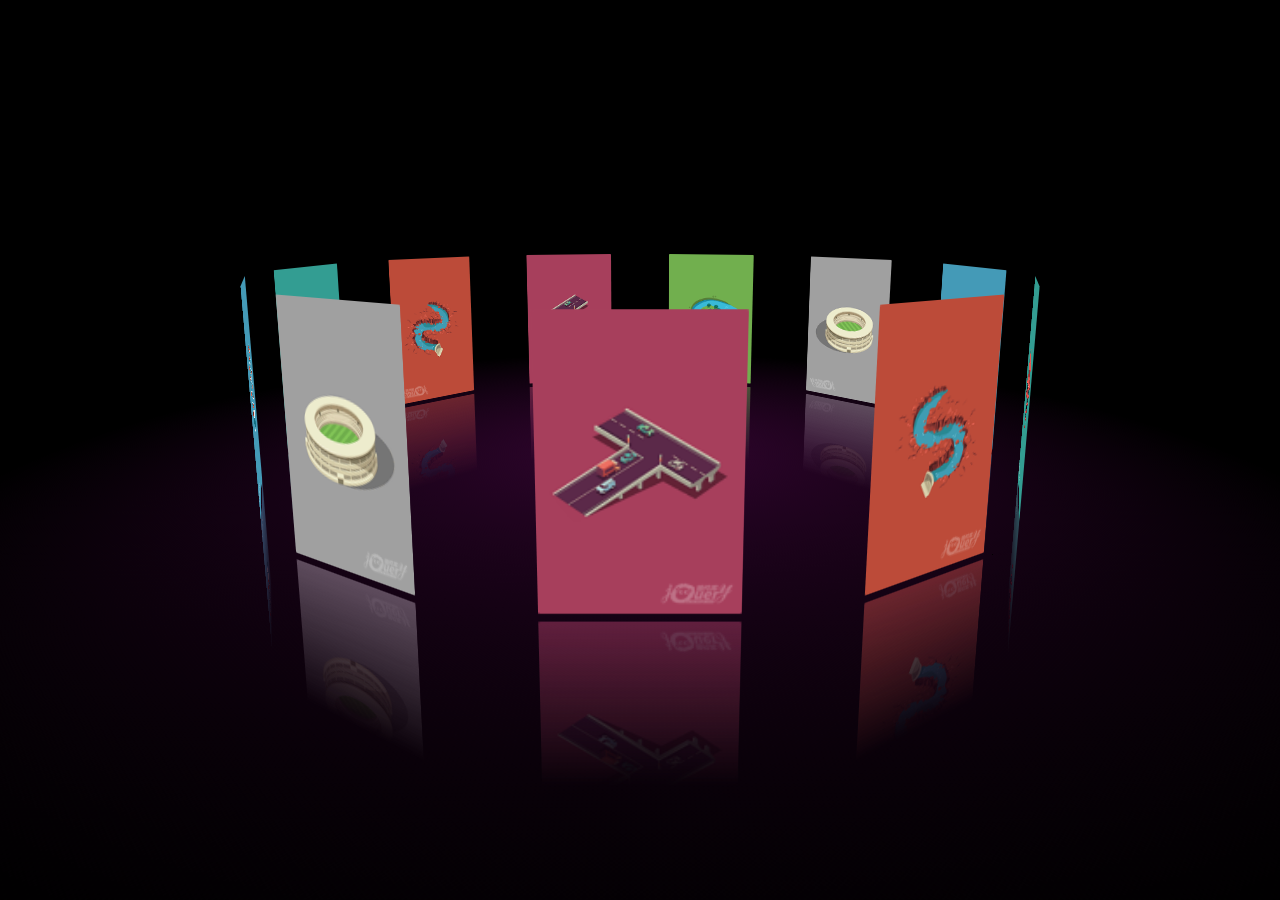
<file: org/jquery-3dxc/index.html>
<!DOCTYPE HTML>
<html>
	<head>
		<title>please enter your title</title>
		<meta charset="utf-8">
		<style type='text/css'>
			*{ margin:0; padding:0;}
			body{
				background:#000;
				overflow:hidden;
			}
			#perspective{
				perspective:800px;
			}
			#wrap{
				width:120px;  /*133:200  4:6  */
				height:180px;
				margin:0 auto;
				position:relative;

				/*搭建3D效果必须的两个属性：一个变换风格变3d，一个场景景深800px*/
				transform-style:preserve-3d;
				transform:rotateX(-10deg) rotateY(0deg);
				
			}
			#wrap img{
				width:100%;
				height:100%;
				position:absolute;
				border-radius:1px;
				
				transform:rotateY(0deg) translateZ(0px);
				/*倒影：朝向 偏移 遮盖*//*线性渐变(从哪里开始,开始时候的颜色,结束时候的颜色)*/
				-webkit-box-reflect:below 5px -webkit-linear-gradient(top,rgba(0,0,0,0) 40%,rgba(0,0,0,0.5) 100%);
			}
			#wrap p{
				width:1200px;
				height:1200px;
				background:-webkit-radial-gradient(center center,600px 600px,rgba(244,23,234,0.2),rgba(0,0,0,0));
				border-radius:100%;
				position:absolute;
				left:50%;
				top:102%;
				margin-left:-600px;
				margin-top:-600px;
				transform:rotateX(90deg);
			}
		</style>
	</head>
	<body>
		<div id="perspective">
			<div id='wrap'>
				<img src="img/1.png" />
				<img src="img/2.png" />
				<img src="img/3.png" />
				<img src="img/4.png" />
				<img src="img/5.png" />
				<img src="img/6.png" />
				<img src="img/1.png" />
				<img src="img/2.png" />
				<img src="img/3.png" />
				<img src="img/4.png" />
				<img src="img/5.png" />

				<p></p>
			</div>
		</div>

		<script type="text/javascript">
			window.onload = function(){
				var oWrap = document.getElementById('wrap');
				var oImg = oWrap.getElementsByTagName('img');
				var oImgLength = oImg.length;
				var Deg = 360 / oImgLength;
				var nowX , nowY , lastX , lastY , minusX = 0, minusY = 0;
				var roY = 0 , roX = -10;
				var timer;

				for ( var i=0;i<oImgLength;i++ )
				{
					oImg[i].style.transform = 'rotateY('+ i*Deg +'deg) translateZ(350px)';
					oImg[i].style.transition = 'transform 1s '+ (oImgLength-1-i)*0.1 +'s';

				}

				mTop();

				window.onresize = mTop;

				function mTop(){
					var wH = document.documentElement.clientHeight;
					oWrap.style.marginTop = wH / 2 - 180 + 'px';
				}
				
				// 拖拽：三个事件-按下 移动 抬起
				//按下
				document.onmousedown = function(ev){
					ev = ev || window.event;

					//鼠标按下的时候，给前一点坐标赋值，为了避免第一次相减的时候出错
					lastX = ev.clientX;
					lastY = ev.clientY;
					
					//移动
					this.onmousemove = function(ev){
						ev = ev || window.event;

						clearInterval( timer );

						nowX = ev.clientX; // clientX 鼠标距离页面左边的距离
						nowY = ev.clientY; // clientY ………………………………顶部………………

						//当前坐标和前一点坐标差值
						minusX = nowX - lastX; 
						minusY = nowY - lastY;
						
						//更新wrap的旋转角度，拖拽越快-> minus变化大 -> roY变化大 -> 旋转快
						roY += minusX*0.2; // roY = roY + minusX*0.2;
						roX -= minusY*0.1;
	 
						oWrap.style.transform = 'rotateX('+ roX +'deg) rotateY('+ roY +'deg)';
						
						/*
						//生成div，让div跟着鼠标动
						var oDiv = document.createElement('div');
						oDiv.style.cssText = 'width:5px;height:5px;background:red;position:fixed;left:'+nowX+'px;top:'+nowY+'px';
						this.body.appendChild(oDiv);
						*/
						
						//前一点的坐标
						lastX = nowX;
						lastY = nowY;

					}
					//抬起
					this.onmouseup = function(){
						this.onmousemove = null;
						timer = setInterval(function(){
							minusX *= 0.95;
							minusY *= 0.95;
							roY += minusX*0.2; // roY = roY + minusX*0.2;
							roX -= minusY*0.1;
							oWrap.style.transform = 'rotateX('+ roX +'deg) rotateY('+ roY +'deg)';

							if ( Math.abs(minusX)<0.1 && Math.abs( minusY )<0.1 )
							{
								clearInterval( timer );
							}
							console.log( minusX );
						},13);
					}
					return false;
				}
			}

		</script>
	</body>
</html>
</file>
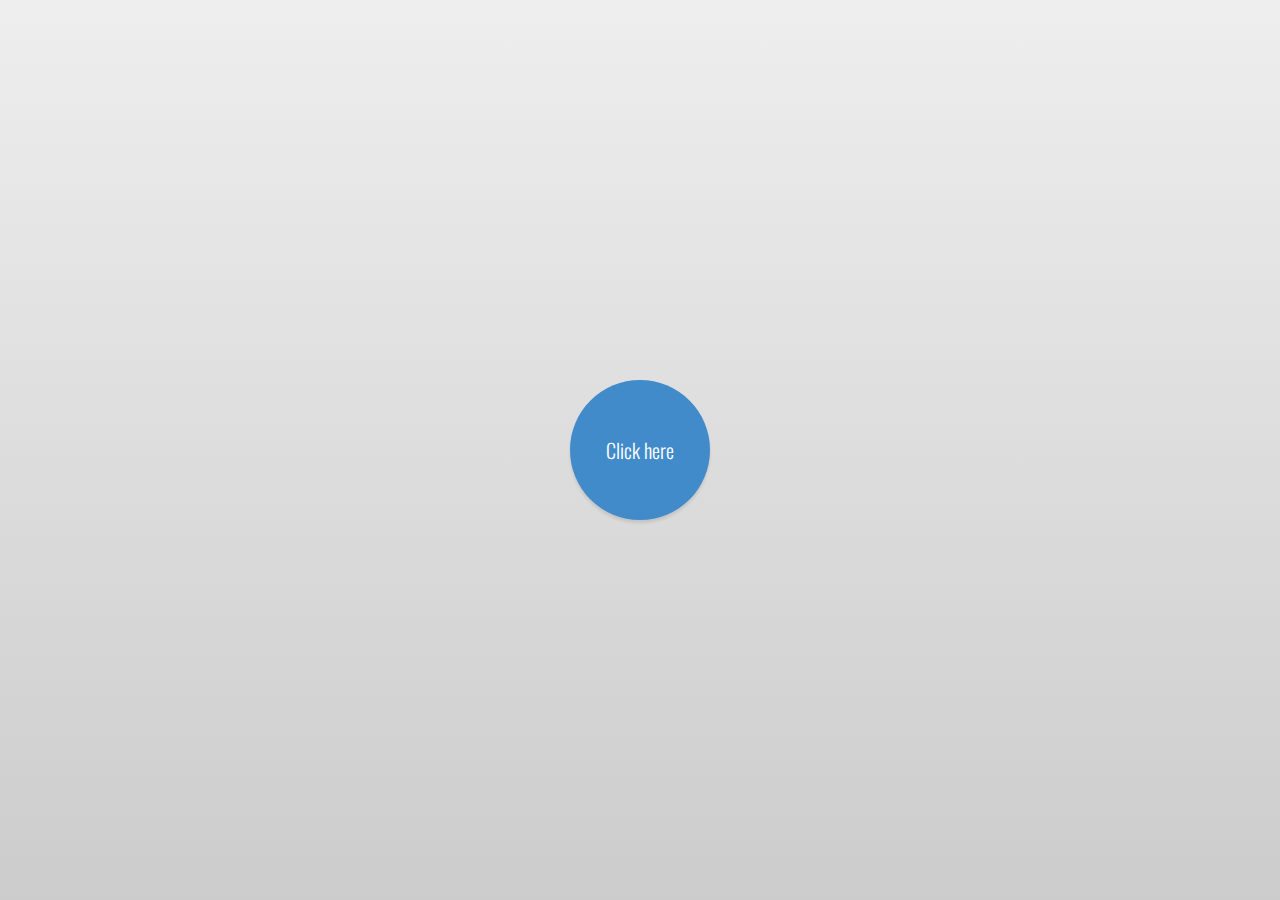
<file: org/jquery-circle-menu/index.html>
<!DOCTYPE html>
<html lang="en" >
<head>
<meta charset="UTF-8">
<title>jQuery圆形多选菜单选项DEMO演示</title>
<link rel="stylesheet" href="css/style.css">
</head>

<body>
<div class='selector'>
  <ul>
    <li>
      <input id='1' type='checkbox'>
      <label for='1'>Option 1</label>
    </li>
    <li>
      <input id='2' type='checkbox'>
      <label for='2'>Option 2</label>
    </li>
    <li>
      <input id='3' type='checkbox'>
      <label for='3'>Option 3</label>
    </li>
    <li>
      <input id='4' type='checkbox'>
      <label for='4'>Option 4</label>
    </li>
    <li>
      <input id='5' type='checkbox'>
      <label for='5'>Option 5</label>
    </li>
    <li>
      <input id='6' type='checkbox'>
      <label for='6'>Option 6</label>
    </li>
    <li>
      <input id='7' type='checkbox'>
      <label for='7'>Option 7</label>
    </li>
    <li>
      <input id='8' type='checkbox'>
      <label for='8'>Option 8</label>
    </li>
  </ul>
  <button>Click here</button>
</div>
<script src="http://www.jq22.com/jquery/jquery-1.10.2.js"></script>
<script  src="js/index.js"></script>
</body>
</html>
</file>
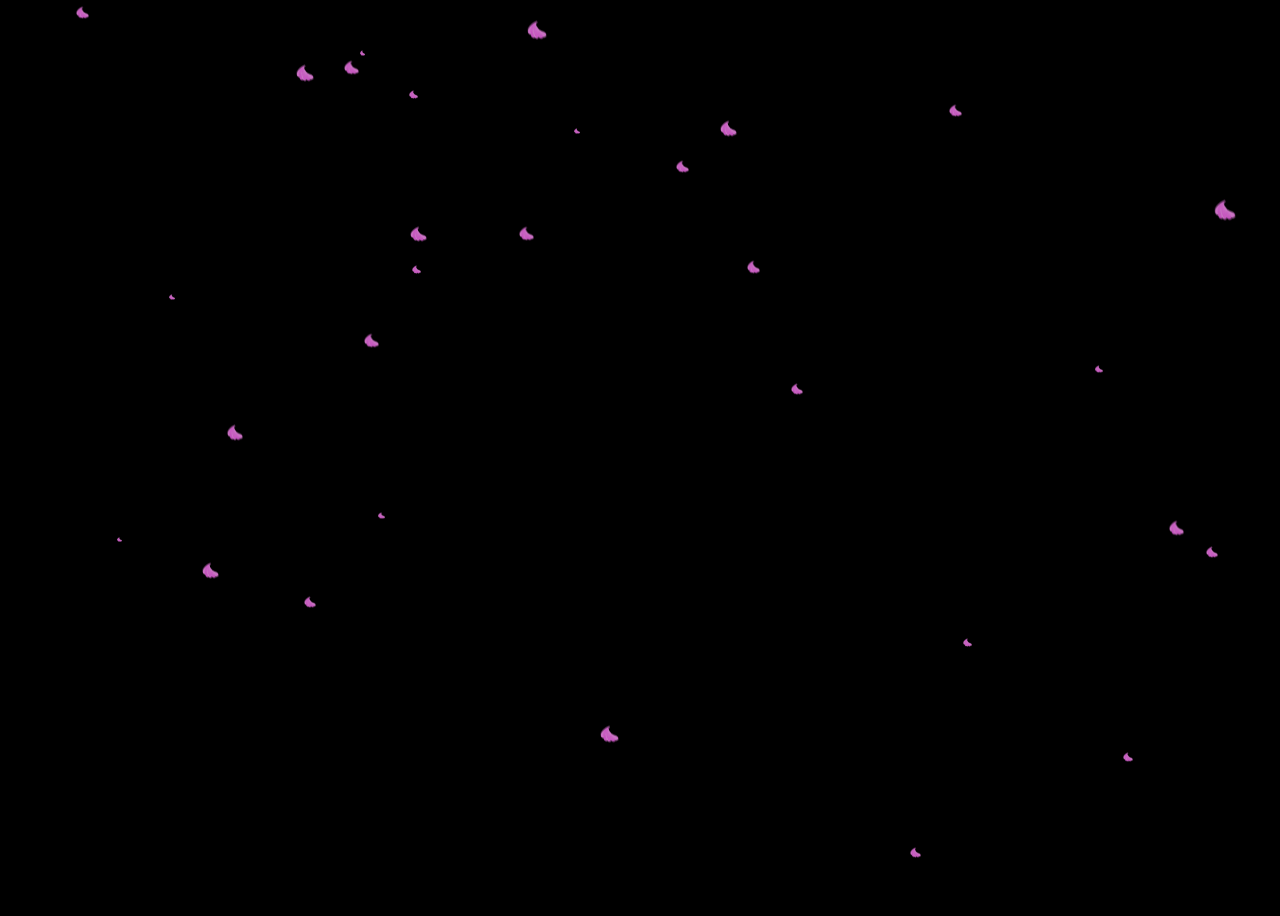
<file: org/jquery-hb/index.html>
<!DOCTYPE html PUBLIC "-//W3C//DTD XHTML 1.0 Transitional//EN" "http://www.w3.org/TR/xhtml1/DTD/xhtml1-transitional.dtd"><html xmlns="http://www.w3.org/1999/xhtml"><head><meta http-equiv="Content-Type" content="text/html; charset=utf-8" /><title>jQuery实现满屏玫瑰花瓣飘落动画效果</title><style type="text/css">body {	background-color: #000;}</style></head><body><div style="height:900px; width:100%">七夕情人节花瓣飘落</div><script type="text/javascript" class="autoinsert" src="js/jquery-1.2.6.min.js"></script> <script src="js/snowfall.jquery.js"></script> <script>        $(document).snowfall('clear');        $(document).snowfall({            image: "images/huaban.png",            flakeCount:30,            minSize: 5,            maxSize: 22        });    </script></body></html>
</file>
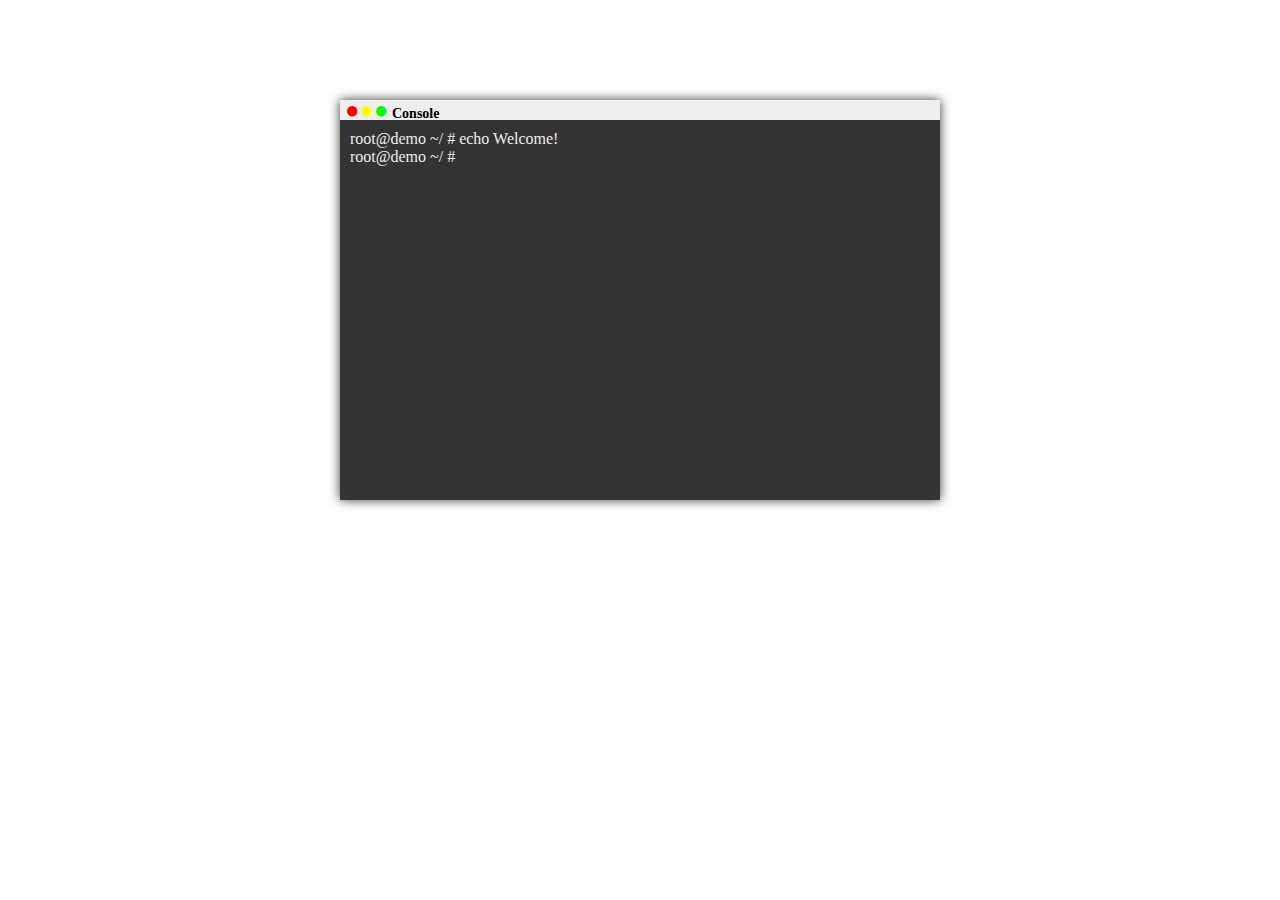
<file: org/printer-master/index.html>
<!DOCTYPE html>
<html>
	<head>
		<meta charset="utf-8">
		<title>Printer Demo</title>
		<style>
			*{
				margin: 0;
				border: 0;
				padding: 0;
			}
			#window{
				width: 600px;
				height: 400px;
				background-color: black;
				margin: 100px auto;
				box-shadow: 0 0 10px rgba(0, 0, 0, 0.8);
			}
			#title-bar{
				width: 595px;
				height: 20px;
				line-height: 20px;
				padding-left: 5px;
				font-size: 14px;
				background-color: #eee;
				font-family: Consolas, serif;
			}
			#title-bar span:before{
				content: "\25cf";
			}
			#title-bar span{
				font-size: 24px;
			}
			#close{
				color: red;
			}
			#min{
				color: yellow;
			}
			#max{
				color: #00FF00;
			}
			tilte-title{
				font-family: 'Arial Black', SimHei;
				font-weight: bold;
			}
			#show-board{
				width: 580px;
				height: 360px;
				background-color: #333;
				color: #eee;
				padding: 10px;
				font-family: Consolas, serif;
			}
		</style>
	</head>
	<body>
		
		<div id="window">
			<div id="title-bar"><span id="close"></span><span id="min"></span><span id="max"></span><strong id="tilte-title">&nbsp;Console</strong></div>
			<div id="show-board"></div>
		</div>
	
		<script src="javascript/printer.js"></script>
		<script>

			var str = 'echo Welcome!\n';
			str += 'echo This is a demo of js-printer\n';
			str += 'echo You can browse more from zhiqing.ingo\n';
			str += 'echo Thanks!\n';
			str += 'exit\n';
			Printer.init(str, {
				selector: 'show-board',
				lnStr: 'root@demo ~/ # '
			}).print();
		</script>
	</body>
</html>
</file>
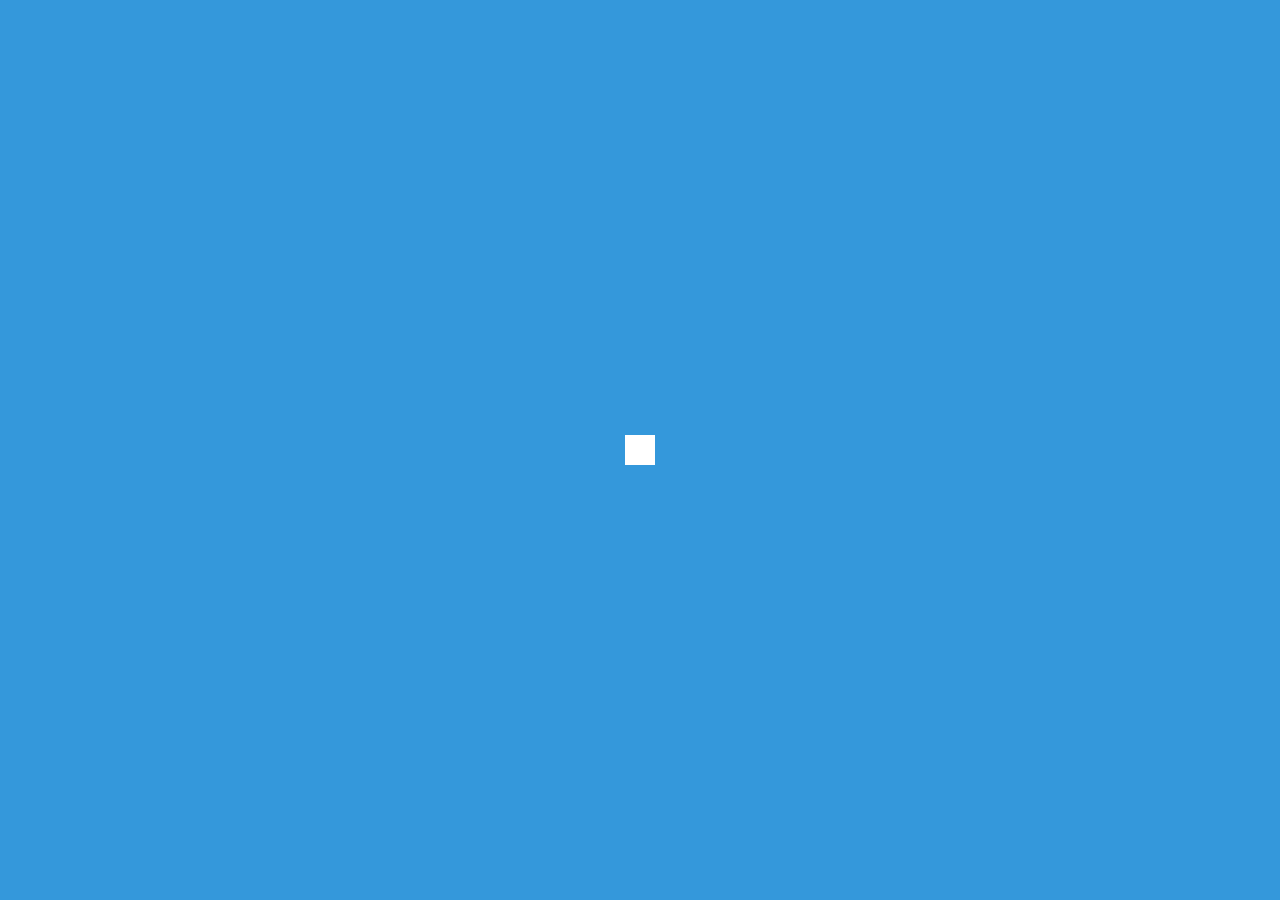
<file: index_christmas.html>
<!DOCTYPE HTML>
<html>
<head>
    <!-- META TAGS -->
    <meta http-equiv="content-type" content="text/html; charset=utf-8">
    <meta name="viewport" content="width=device-width, initial-scale=1">
    <!-- STYLES -->
    <link href="./org/cpts/css/font-awesome.min.css" rel="stylesheet" type="text/css">
    <link href="./org/cpts/css/fullpage.css" rel="stylesheet" type="text/css">
    <link href="./org/cpts/css/style_c.css" rel="stylesheet" type="text/css">
    <link href="./org/cpts/css/custom.css" rel="stylesheet" type="text/css">
	<link href="./css/christmas.css" rel="stylesheet" type="text/css">
    <!-- SITE TITLE -->
    <link href="./org/font-awesome/css/font-awesome.min.css" type="text/css" rel="stylesheet">
    <link rel="stylesheet" href="./org/loding/css/fakeloader.css">
     <!-- Favicon and touch icons -->
    <link rel="shortcut icon" href="./images/icons/favicon.ico">	
    <link rel="apple-touch-icon" href="<!URL::asset('images/icon/apple-touch-icon.png')>">
    <link rel="apple-touch-icon" sizes="72x72" href="<!URL::asset('images/icon/apple-touch-icon-72x72.png')>">
    <link rel="apple-touch-icon" sizes="114x114" href="<!URL::asset('images/icon/apple-touch-icon-114x114.png')>">
    <title>蓝默对陆晴的告白-圣诞版</title>
</head>

<body>
<div class="fakeloader"></div>
<!-- AUDIO PLAYER -->
<audio class="audio-player" autoplay loop>
    <source src="./org/cpts/audio/song.mp3" type="audio/mpeg">
</audio>

<!-- BACKGROUND CONTAINER -->
<div class="bg-container snowy">
    <!-- GLASS BALL -->
    <div class="glass-ball rotate"></div>
    <!-- TOP LIGHT -->
    <div class="top-light"></div>
    <!-- PAGE CONTENT -->
    <div class="page-content">
        <div class="fullpage">
            <!-- HOME SECTION -->
            <div id="home" class="section active">
                <!-- TITLE -->
                <h1 class="snow-text">陆晴，I love you !</h1>
                <!-- COUNTER -->
                <!--<div class="snow-box">-->
                <!---->
                <!--<div class="countdown" data-date="December 25 2019 00:00:00"></div>-->
                <!--</div>-->
                <div class="snow-box">

                    <div class="countdown" data-date="">
                        <div class="countdown-box">
                            <h2 class="countdown-number" id="t_d">00</h2>
                            <h4 class="countdown-title">days</h4>
                        </div>
                        <div class="countdown-box">
                            <h2 class="countdown-number" id="t_h">00</h2>
                            <h4 class="countdown-title">hours</h4>
                        </div>
                        <div class="countdown-box">
                            <h2 class="countdown-number" id="t_m">00</h2>
                            <h4 class="countdown-title">minutes</h4>
                        </div>
                        <div class="countdown-box">
                            <h2 class="countdown-number" id="t_s">00</h2>
                            <h4 class="countdown-title">seconds</h4>
                        </div>
                    </div>
                </div>
            </div>
            <!-- INFO SECTION -->
            <div id="info" class="section">
                <div class="container">
                    <!-- INFO TEXT -->
                    <div class="shadow-box">
                        <h2>你笑起来真好看</h2>
                        <p>你的笑让我觉得一切有了可能，你的笑，是我见过的最美的风景</p>
                    </div>
                    <!--begin carousel -->

                    <div id="perspective">
                        <div id='wrap'>
                            <img src="./images/lq1.jpg" />
                            <img src="./images/lq2.jpg" />
                            <img src="./images/lq3.jpg" />
                            <img src="./images/lq4.jpg" />
                            <img src="./images/lq5.jpg" />
                            <img src="./images/lq6.jpg" />
                            <img src="./images/lq7.jpg" />
                            <img src="./images/lq8.jpg" />
                            <img src="./images/lq9.jpg" />
                            <img src="./images/lq10.jpg" />
                            <p></p>
                        </div>
                    </div>
                    <!--end carousel-->
                </div>
            </div>
            <!-- CONTACT SECTION -->
            <div id="contact" class="section">
                <div class="container">
                    <!-- CONTACT TEXT -->
                    <div class="shadow-box" id="canvas">
                        <h3>I Want To Tell You Something !</h3>
                    </div>
                    <!-- CONTACT FORM -->
                    <div class="contact">
                        <div class="form-group">
                            <input name="submit" width="40px" class="btn-submit" type="button" id="curs" value="点我" >
                            <i class="fa fa-hand-o-up"></i>
                        </div>
                    </div>
                </div>
            </div>
            <!-- CONTACT SECTION -->
            <div id="contact" class="section">
                <div class="container">
                    <!-- CONTACT TEXT -->
                    <div class="shadow-box">
                        <h3>Designed By 一 直 爱 你 的「蓝默」</h3>
                        <p>——谨以此网页向「陆晴」告白留念</p>
                    </div>
                    <!-- CONTACT FORM -->
                </div>
            </div>
        </div>
    </div>
</div>

<!-- SCRIPTS  -->
<script type="text/javascript" src="./org/cpts/js/jquery.min.js"></script>
<script src="./org/loding/js/fakeloader.min.js"></script>
<script type="text/javascript">
	$(".fakeloader").fakeLoader({
        timeToHide:4000,
        bgColor:"#3498db",
        spinner:"spinner4"
	});
</script>
<script type="text/javascript" src="./org/cpts/js/jquery.fullpage.min.js"></script>
<script type="text/javascript" src="./org/cpts/js/three.canvas.js"></script>
<script type="text/javascript" src="./org/cpts/js/script.js"></script>
<script type="text/javascript" src="./org/cpts/js/custom.js"></script>
<script src="./org/printer-master/javascript/printer.js"></script>
<script src="./org/jquery-hb/js/snowfall.jquery.js"></script>
<script src="./js/christmas.js"></script>
</body>
</html>
</file>
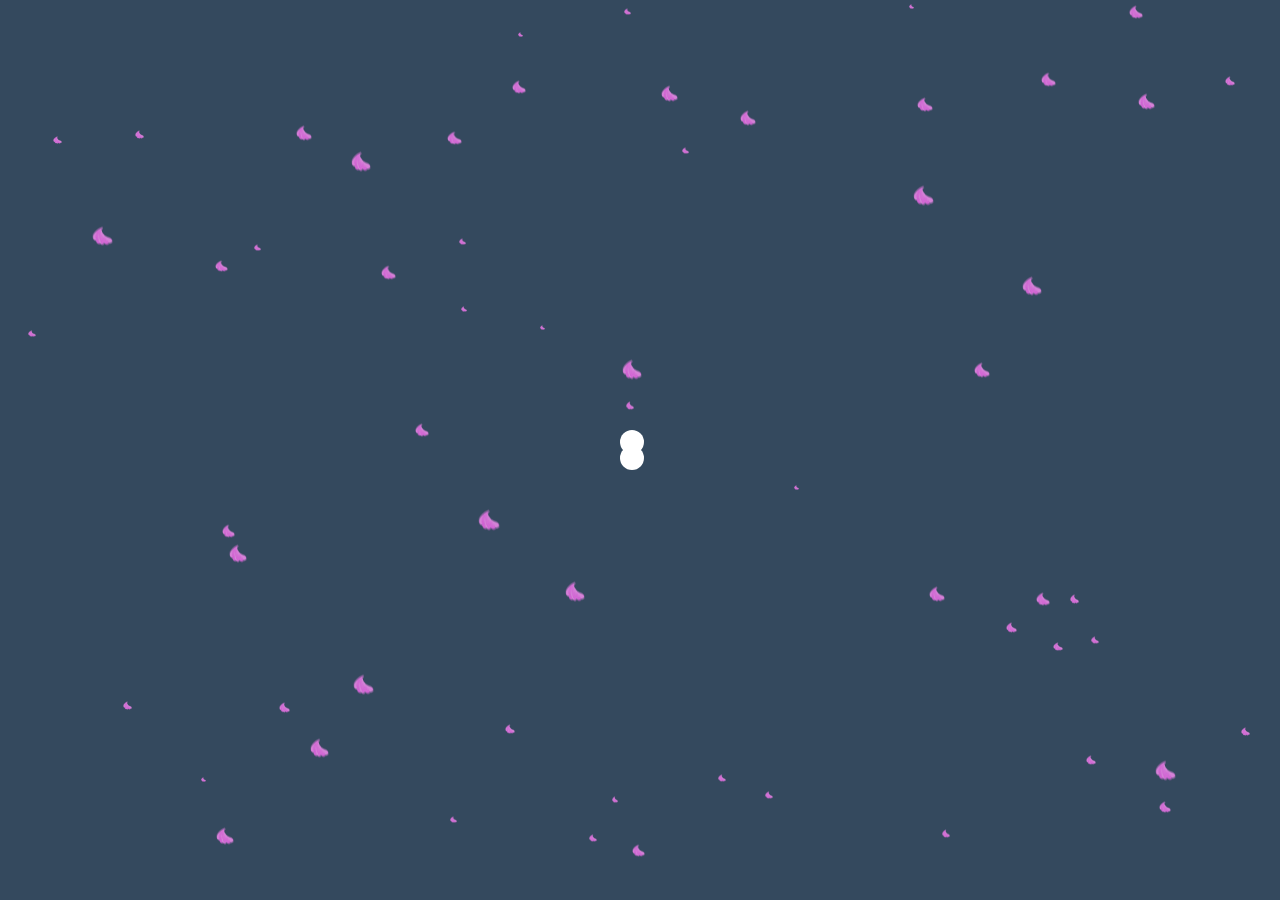
<file: index_romantic.html>
<!DOCTYPE HTML>
<html>
<head>
    <!-- META TAGS -->
    <meta http-equiv="content-type" content="text/html; charset=utf-8">
    <meta name="viewport" content="width=device-width, initial-scale=1">
    <!-- STYLES -->
    <link href="./org/cpts/css/font-awesome.min.css" rel="stylesheet" type="text/css">
    <link href="./org/cpts/css/fullpage.css" rel="stylesheet" type="text/css">
    <link href="./org/cpts/css/style.css" rel="stylesheet" type="text/css">
    <link href="./org/cpts/css/custom.css" rel="stylesheet" type="text/css">
	<link href="./css/romantic.css" rel="stylesheet" type="text/css">
    <!-- SITE TITLE -->
    <link href="./org/font-awesome/css/font-awesome.min.css" type="text/css" rel="stylesheet">
    <link rel="stylesheet" href="./org/loding/css/fakeloader.css">
    <!-- Favicon and touch icons -->
    <link rel="shortcut icon" href="./images/icons/favicon.ico">	
    <link rel="apple-touch-icon" href="<!URL::asset('images/icon/apple-touch-icon.png')>">
    <link rel="apple-touch-icon" sizes="72x72" href="<!URL::asset('images/icon/apple-touch-icon-72x72.png')>">
    <link rel="apple-touch-icon" sizes="114x114" href="<!URL::asset('images/icon/apple-touch-icon-114x114.png')>">
    <title>蓝默对陆情的告白-花海版</title>
</head>
<body>
<div class="fakeloader"></div>
<!-- AUDIO PLAYER -->
<audio class="audio-player" autoplay loop>
    <source src="./org/cpts/audio/gaobai.mp3" type="audio/mpeg">
</audio>

<!-- BACKGROUND CONTAINER -->
<div class="bg-container snowy">
    <!-- GLASS BALL -->
    <div class="glass-ball rotate"></div>
    <!-- TOP LIGHT -->
    <div class="top-light"></div>
    <!-- PAGE CONTENT -->
    <div class="page-content">
        <div class="fullpage">
            <!-- HOME SECTION -->
            <div id="home" class="section active">
                <!-- TITLE -->
                <h1 class="snow-text">陆晴，I love you !</h1>
                <!-- COUNTER -->
                <!--<div class="snow-box">-->
                <!---->-->
                <!--<div class="countdown" data-date="December 25 2019 00:00:00"></div>-->
                <!--</div>-->
                <div class="snow-box">

                    <div class="countdown" data-date="">
                        <div class="countdown-box">
                            <h2 class="countdown-number" id="t_d">00</h2>
                            <h4 class="countdown-title">days</h4>
                        </div>
                        <div class="countdown-box">
                            <h2 class="countdown-number" id="t_h">00</h2>
                            <h4 class="countdown-title">hours</h4>
                        </div>
                        <div class="countdown-box">
                            <h2 class="countdown-number" id="t_m">00</h2>
                            <h4 class="countdown-title">minutes</h4>
                        </div>
                        <div class="countdown-box">
                            <h2 class="countdown-number" id="t_s">00</h2>
                            <h4 class="countdown-title">seconds</h4>
                        </div>
                    </div>
                </div>
            </div>
            <!-- INFO SECTION -->
            <div id="info" class="section">
                <div class="container">
                    <!-- INFO TEXT -->
                    <div class="shadow-box">
                        <h2>你笑起来真好看</h2>
                        <p>你的笑让我觉得一切有了可能，你的笑，是我见过的最美的风景</p>
                    </div>
                    <!--begin carousel -->

                    <div id="perspective">
                        <div id='wrap'>
                            <img src="./images/lq1.jpg" />
                            <img src="./images/lq2.jpg" />
                            <img src="./images/lq3.jpg" />
                            <img src="./images/lq4.jpg" />
                            <img src="./images/lq5.jpg" />
                            <img src="./images/lq6.jpg" />
                            <img src="./images/lq7.jpg" />
                            <img src="./images/lq8.jpg" />
                            <img src="./images/lq9.jpg" />
                            <img src="./images/lq10.jpg" />
                            <p></p>
                        </div>
                    </div>
                    <!--end carousel-->
                </div>
            </div>
            <!-- CONTACT SECTION -->
            <div id="contact" class="section">
                <div class="container">
                    <!-- CONTACT TEXT -->
                    <div class="shadow-box" id="canvas">
                        <h3>I Want To Tell You Something !</h3>
                    </div>
                    <!-- CONTACT FORM -->
                    <div class="contact">
                        <div class="form-group">
                            <input name="submit" width="40px" class="btn-submit" type="button" id="curs" value="点我" >
                            <i class="fa fa-hand-o-up"></i>
                        </div>
                    </div>
                </div>
            </div>
            <!-- CONTACT SECTION -->
            <div id="contact" class="section">
                <div class="container">
                    <!-- CONTACT TEXT -->
                    <div class="shadow-box">
                        <<h3>Designed By  一 直 爱 你 的「蓝默」</h3>
                        <p>——谨以此网页向「陆晴」告白留念</p>
                    </div>
                    <!-- CONTACT FORM -->
                </div>
            </div>
        </div>
    </div>
</div>

<!-- SCRIPTS  -->
<script type="text/javascript" src="./org/cpts/js/jquery.min.js"></script>
<script src="./org/loding/js/fakeloader.min.js"></script>
<script type="text/javascript">
    $(".fakeloader").fakeLoader({
        timeToHide:4000,
        bgColor:"#34495e",
        spinner:"spinner3"
    });
</script>
<script type="text/javascript" src="./org/cpts/js/jquery.fullpage.min.js"></script>
<script type="text/javascript" src="./org/cpts/js/three.canvas.js"></script>
<script type="text/javascript" src="./org/cpts/js/script.js"></script>
<script type="text/javascript" src="./org/cpts/js/custom.js"></script>
<script src="./org/printer-master/javascript/printer.js"></script>
<script src="./org/jquery-hb/js/snowfall.jquery.js"></script>
<script src="./js/romantic.js"></script>
</body>
</html>
</file>
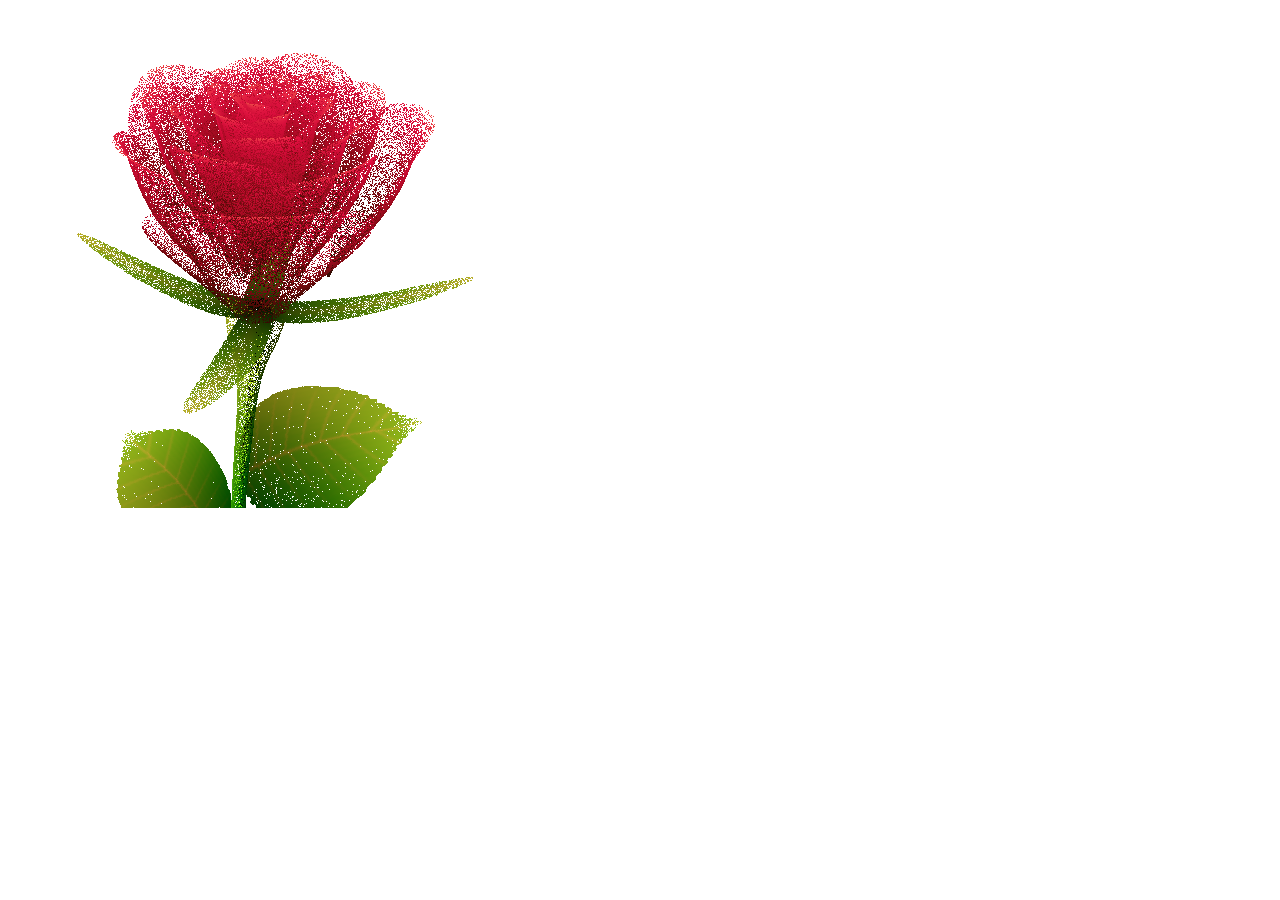
<file: rose.html>
<html><head>
<title>I Love You!</title>
<meta charset="utf-8" />
</head>
<body>
<canvas id="c"></canvas>
<script>
var b = document.body;
var c = document.getElementsByTagName('canvas')[0];
var a = c.getContext('2d');
document.body.clientWidth; 
</script>
<script>
with(m=Math)C=cos,S=sin,P=pow,R=random;c.width=c.height=f=500;h=-250;function p(a,b,c){if(c>60)return[S(a*7)*(13+5/(.2+P(b*4,4)))-S(b)*50,b*f+50,625+C(a*7)*(13+5/(.2+P(b*4,4)))+b*400,a*1-b/2,a];A=a*2-1;B=b*2-1;if(A*A+B*B<1){if(c>37){n=(j=c&1)?6:4;o=.5/(a+.01)+C(b*125)*3-a*300;w=b*h;return[o*C(n)+w*S(n)+j*610-390,o*S(n)-w*C(n)+550-j*350,1180+C(B+A)*99-j*300,.4-a*.1+P(1-B*B,-h*6)*.15-a*b*.4+C(a+b)/5+P(C((o*(a+1)+(B>0?w:-w))/25),30)*.1*(1-B*B),o/1e3+.7-o*w*3e-6]}if(c>32){c=c*1.16-.15;o=a*45-20;w=b*b*h;z=o*S(c)+w*C(c)+620;return[o*C(c)-w*S(c),28+C(B*.5)*99-b*b*b*60-z/2-h,z,(b*b*.3+P((1-(A*A)),7)*.15+.3)*b,b*.7]}o=A*(2-b)*(80-c*2);w=99-C(A)*120-C(b)*(-h-c*4.9)+C(P(1-b,7))*50+c*2;z=o*S(c)+w*C(c)+700;return[o*C(c)-w*S(c),B*99-C(P(b, 7))*50-c/3-z/1.35+450,z,(1-b/1.2)*.9+a*.1, P((1-b),20)/4+.05]}}setInterval('for(i=0;i<1e4;i++)if(s=p(R(),R(),i%46/.74)){z=s[2];x=~~(s[0]*f/z-h);y=~~(s[1]*f/z-h);if(!m[q=y*f+x]|m[q]>z)m[q]=z,a.fillStyle="rgb("+~(s[3]*h)+","+~(s[4]*h)+","+~(s[3]*s[3]*-80)+")",a.fillRect(x,y,1,1)}',0)
</script>
</body></html>
</file>
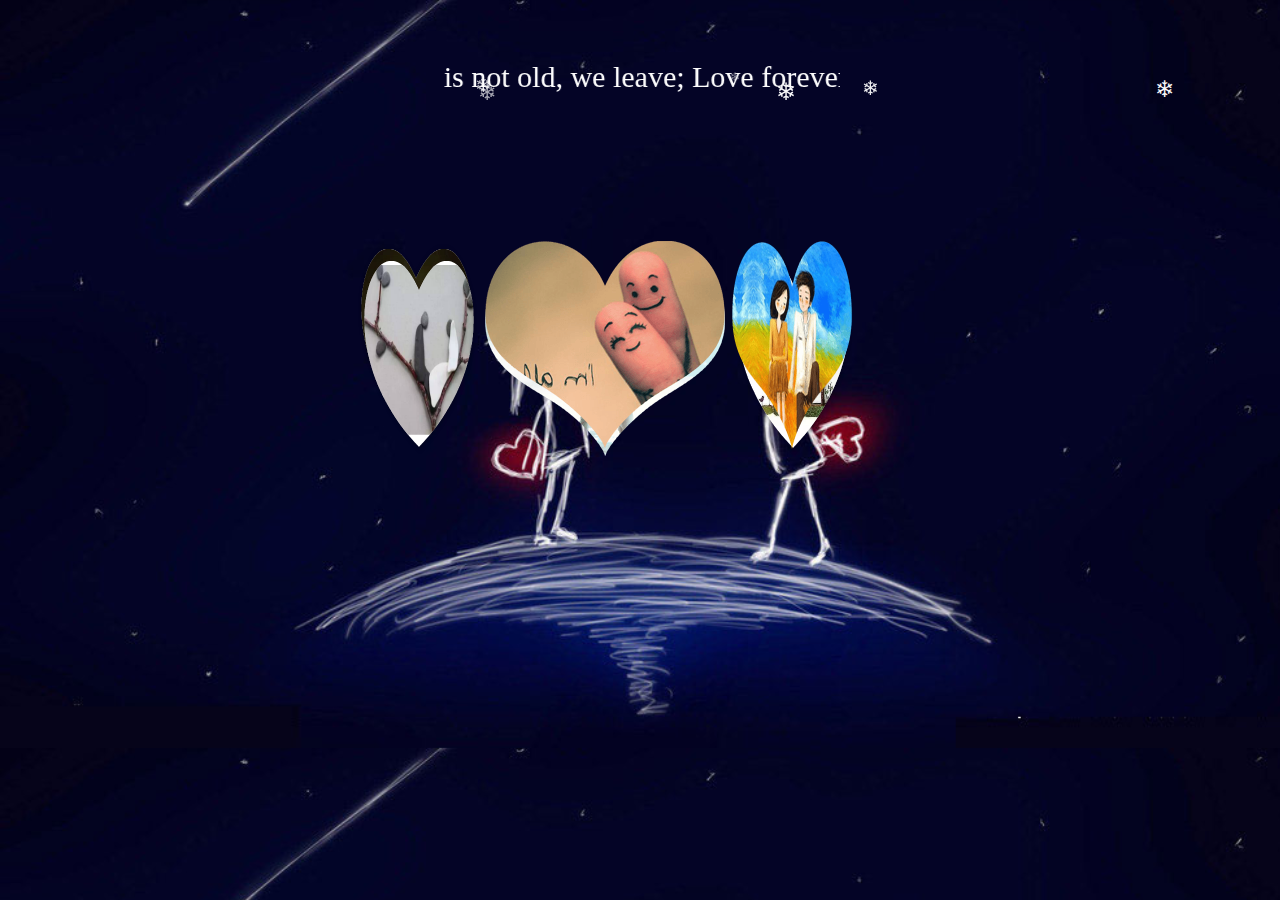
<file: jiaob/second.html>
﻿<!doctype html>
<html>
<head>
<meta charset="utf-8">
<style>
	*{margin:0;padding:0;}
	body{background:url("images/1.jpg");background-size:cover;}
	/*start top*/
	.top{
	width:400px;height:100px;margin:60px auto;font-size:30px;
	font-family:"华文行楷";
	color:#fff;
	<!--background:-webkit-linear-gradient(45deg,#ff0000,#ffcc00,#ffff99,#33ccff,#00ff33,#6600ff,#333399);
	-webkit-background-clip:text;-->}
	/*end top*/
	/*start box*/
	.box{width:310px;height:310px;margin:auto;perspective:800px;/*景深*/}
	.box .pic{position:relative;transform-style:preserve-3d;/*3d环境*/ animation:play 10s linear infinite;/*动画名称 执行时间 匀速 无限执行*/}
	.box ul li{list-style:none;position:absolute;top:0;left:0;}
	/*start box*/
	/*定义一个关键帧*/
	@keyframes play{
		from{transform:rotateY(0deg);}
		to{transform:rotateY(360deg);}
	}
	/*start text*/
	#text{width:500px;height:200px;color:#6fade1;margin:auto;font-size:24px;font-family:"方正喵呜体";}
	/*end text*/
</style>
</head>
<body>
<!--start top-->
<div class="top">
	<marquee behavior="alternate">Time is not old, we leave; Love forever, regardless of our</marquee>
</div>
<!--end top-->
<!--start box-->
<div class="box">
	<div class="pic">
		<ul>
			<li><img src="images/1.png" width="" height="" alt=""></li>
			<li><img src="images/2.png" width="" height="" alt=""></li>
			<li><img src="images/3.png" width="" height="" alt=""></li>
			<li><img src="images/4.png" width="" height="" alt=""></li>
			<li><img src="images/5.png" width="" height="" alt=""></li>
			<li><img src="images/6.png" width="" height="" alt=""></li>
		</ul>
	</div>
</div>
<!--end box-->
<!--start text-->
<div id="text"></div>
<!--end text-->


<script src="js/lib/jquery.min.js"></script>
<!--雪花-->
<script src="js/lib/snow.js"></script>
<embed src="love.mp3" hidden="true">
<script>
	$(".pic ul li").each(function(i){//遍历
		var deg=360/$(".pic ul li").size();//size个数
		//当前的li对象 添加css样式
		$(this).css({"transform":"rotateY("+deg*i+"deg) translateZ(216px)"});
		$.fn.snow({
			minSize:10,
			maxSize:15,
			newOn:500,
			flakeColor:"#ffffff"
		});
	});
	var i=0;
	/*var str="能够遇见你是我最大的幸运，有了你生活变得幸福、快乐，有了你，世界变得如此迷人；你是我的世界，我的世界是你，对我来说，不是在最美好的时光遇见了你，而是遇见你后都是最美好的时光！我会好好珍惜你的！！！";
	window.onload=function typing(){
		//获取div
		var mydiv=document.getElementById("text");
		mydiv.innerHTML+=str.charAt(i);
		i++;
		var id=setTimeout(typing,100);
		if(i==str.length){
			clearTimeout(id);
		}
	}*/
</script>
</body>
</html>
</file>
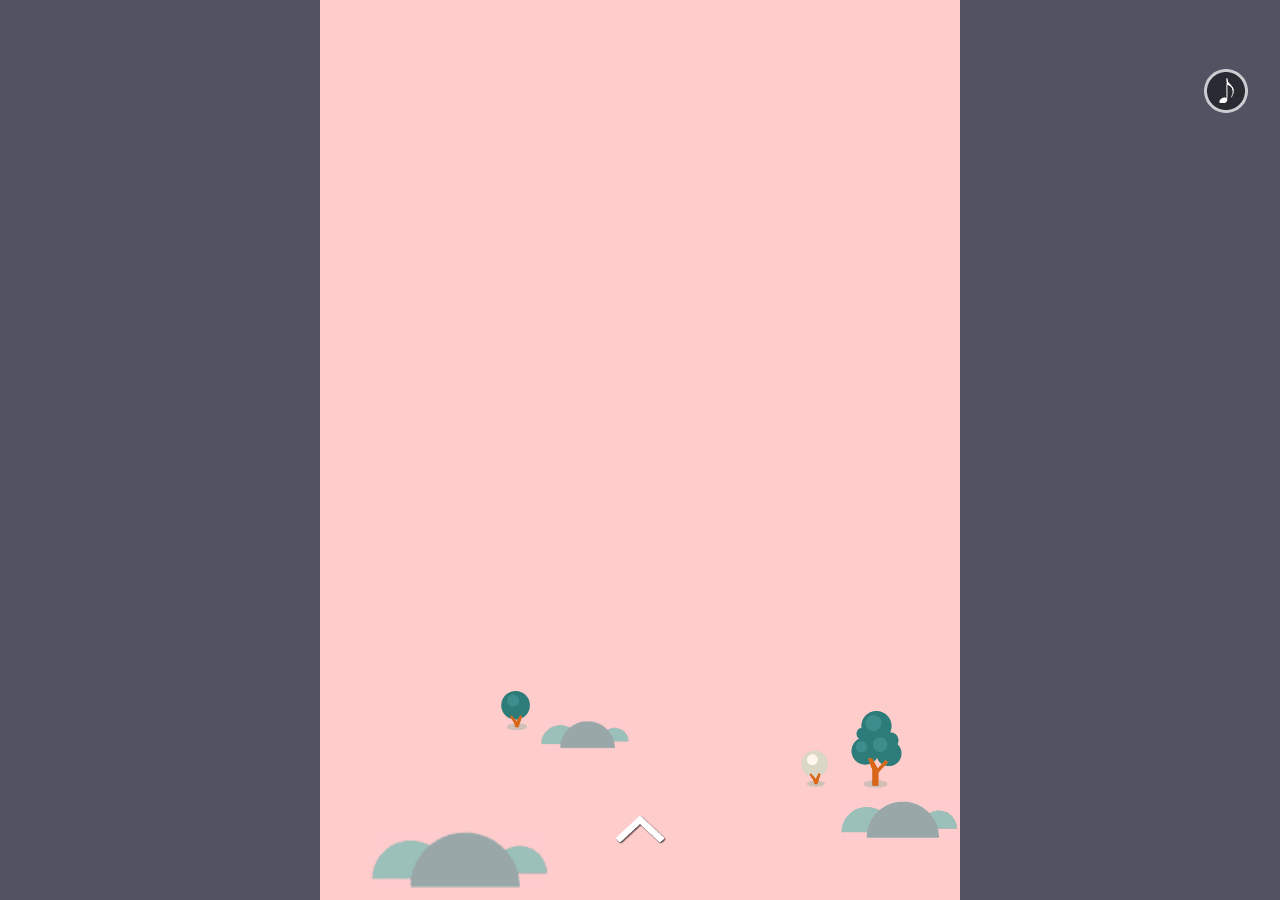
<file: swiper/indexbak.html>
<!DOCTYPE html>
<html lang="en">
<head>
<meta charset="utf-8">
	<meta name="apple-touch-fullscreen" content="yes">
	<meta name="format-detection" content="telephone=no">
	<meta name="apple-mobile-web-app-capable" content="yes">
	<meta name="apple-mobile-web-app-status-bar-style" content="black">

	<meta http-equiv="pragma" content="Pragma">
	<meta http-equiv="cache-control" content="public">

	<link rel="stylesheet" href="css/idangerous.swiper.css?v=130">
	<link rel="stylesheet" href="css/animation.css?v=270">
	<link rel="stylesheet" href="css/main.css?v=228">
	<title>测一测你的开心指数</title>
	<script type="text/javascript">
		if(window.screen.height <=500){
			document.write('<meta name="viewport" content="initial-scale=0.43,maximum-scale=0.43,minimum-scale=0.43" />');
		}else{
		var phoneWidth = parseInt(window.screen.width);
		var phoneScale = phoneWidth / 640;

		var ua = navigator.userAgent;
		if (/Android (\d+\.\d+)/.test(ua)) {
			var version = parseFloat(RegExp.$1);
			// andriod 2.3
			if (version > 2.3) {
				document.write('<meta name="viewport" content="width=640, minimum-scale = ' + phoneScale + ', maximum-scale = ' + phoneScale + ', target-densitydpi=device-dpi">');
				// andriod 2.3
			} else {
				document.write('<meta name="viewport" content="width=640, target-densitydpi=device-dpi">');
			}
		}else {
			document.write('<meta name="viewport" content="width=640, user-scalable=no, target-densitydpi=device-dpi">');
		}
	}
	</script>
</head>
<body class="s-bg">
	<img style="opacity:0;position:absolute;z-index:-100;" src="images/share1.jpg" />
    <section class="arrow-up">
    	<p class="css_sprite01"></p>
    </section>

    <section class="u-audio" data-src="media/music.mp3">
    	<p id="coffee_flow" class="btn_audio">
    		<strong class="txt_audio z-hide">关闭</strong>
    		<span class="music-icon css_sprite01 audio_open"></span>
    	</p>
    </section>
    <!-- loading start-->
    <div class="sloading" style="height: 100%;width: 100%;position: absolute;top: 0;left: 0;z-index: 99999;background: rgb(37,37,37);">
		<img src="images/loading.gif" class="limg" width="100%"/>
	</div>
    <!-- loading end -->

	<div class="swiper-container swiper-main">
		<div class="swiper-wrapper">
			<div class="swiper-slide slide-1 main-swiper fenye p1bg" data-src="images/P1-bg.jpg">
				<div class="busmain opacity0">
					<div class="bus a-bus">
						<div class="balloon1 a-balloon1"></div>
						<div class="balloon2 a-balloon2"></div>
						<!--<div class="balloon3 a-balloon3"></div>-->
						<div class="balloon4 a-balloon4"></div>
						<!--<div class="balloon5 a-balloon5"></div>-->
						<div class="body"></div>
						<div class="wheel1 a-wheel"></div>
						<div class="wheel2 a-wheel"></div>
						<div class="butterfly1 a-butterfly1"></div>
						<div class="butterfly2 a-butterfly2"></div>
					</div>
					<div class="shadow a-shadow"></div>
				</div>
				<div class="scenic">
					<div class="tree1 tree1-p1 a-move1"></div>
					<div class="tree2 tree2-p1 a-move2"></div>
					<div class="tree3 tree3-p1 a-move3"></div>
					<div class="tree4 tree4-p1 a-move4"></div>
					<div class="hill1 hill1-p1 a-move5"></div>
					<div class="hill2 hill2-p1 a-move6"></div>
					<div class="hill3 hill3-p1 a-move7"></div>
				</div>
				<div class="p1f1 opacity0"></div>
			</div>
			<div class="swiper-slide slide-2 main-swiper p1bg swiper-no-swiping" data-src="images/P1-bg.jpg">
				<div class="p2f1 animation" animationType="a-flyToggle"></div>
				<div class="trees">
					<div class="animation opacity0" animationType="a-flyL2-1">
						<div class="tree1 tree1-p2"></div>
						<div class="tree2 tree2-p2"></div>
					</div>
					<div class="animation opacity0" animationType="a-flyR2-1">
						<div class="tree3 tree3-p2"></div>
						<div class="tree4 tree4-p2"></div>
					</div>
					<div class="hill1 hill1-p2 animation opacity0" animationType="a-flyL2-2"></div>
					<div class="hill2 hill2-p2 animation opacity0" animationType="a-flyR2-2"></div>
					<div class="hill3 hill3-p2 animation opacity0" animationType="a-flyL2-3"></div>
				</div>
				<div class="p2f2 animation opacity0" animationType="a-fadeinB3"></div>
				<div class="p2f4 animation opacity0" animationType="a-flyR2-3"></div>
				<div class="p2f3 printloc animation opacity0" animationType="a-fadein2-1">
					<div class="a-scan line"></div>
					<div class="err-remind">长按试试！</div>
				</div>
			</div>
			<div class="swiper-slide slide-3 main-swiper p1bg" data-src="images/P1-bg.jpg">
				<canvas id="canvas" width="330" height="330"></canvas>
				<div class="p3f1 opacity0"></div>
				<div class="p3f2-1"></div>
				<div class="p3f2-2"></div>
			</div>
			<div class="swiper-slide slide-4 main-swiper p4bg" style="background-position: center center">
				<div class="p4f2 animation" animationType="a-fadeinR"></div>
				<div class="progress-bar-1"></div>
				<div class="progress-bar-2 animation" animationType="a-grow1"></div>
				<div class="p4f3 animation" animationType="a-fadeinB1"></div>
				<div class="lunb">
					<div class="swiper-container swiper-children swiper-children-1">
						<div class="pagination pagination-children-1"></div>
					    <div class="swiper-wrapper">
						    <div class="swiper-slide"><div class="pwh p41"></div></div>
						    <div class="swiper-slide"><div class="pwh p42"></div></div>
						     <div class="swiper-slide"><div class="pwh p43"></div></div>
					    </div>
					</div>
				</div>
				<div class="p4f1 animation" animationType="a-fadeinB"></div>
			</div>
			<div class="swiper-slide slide-5 main-swiper p4bg" style="background-position: center center">
				<div class="p5f1 animation" animationType="a-fadeinR"></div>
				<div class="progress-bar-1"></div>
				<div class="progress-bar-2 animation" animationType="a-grow2"></div>
				<div class="p4f3 animation" animationType="a-fadeinB1"></div>
				<div class="lunb">
					<div class="swiper-container swiper-children swiper-children-2">
						<div class="pagination pagination-children-2"></div>
					    <div class="swiper-wrapper">
						    <div class="swiper-slide"><div class="pwh p51"></div></div>
						    <div class="swiper-slide"><div class="pwh p52"></div></div>
						    <div class="swiper-slide"><div class="pwh p53"></div></div>
						    <div class="swiper-slide"><div class="pwh p54"></div></div>
					    </div>
					</div>
				</div>
				<div class="p5f2 animation" animationType="a-fadeinB"></div>
			</div>
			<div class="swiper-slide slide-6 main-swiper p4bg" style="background-position: center center">
				<div class="p6f1 animation" animationType="a-fadeinR"></div>
				<div class="progress-bar-1"></div>
				<div class="progress-bar-2 animation" animationType="a-grow3"></div>
				<div class="p4f3 animation" animationType="a-fadeinB1"></div>
				<div class="lunb">
					<div class="swiper-container swiper-children swiper-children-3">
						<div class="pagination pagination-children-3"></div>
					    <div class="swiper-wrapper">
						    <div class="swiper-slide"><div class="pwh p61"></div></div>
						    <div class="swiper-slide"><div class="pwh p62"></div></div>
						    <div class="swiper-slide"><div class="pwh p63"></div></div>
						    <div class="swiper-slide"><div class="pwh p64"></div></div>
					    </div>
					</div>
				</div>
				<div class="p6f2 animation" animationType="a-fadeinB"></div>
			</div>
			<div class="swiper-slide slide-7 main-swiper p4bg" style="background-position: center center">
				<div class="p7f1 animation" animationType="a-fadeinR"></div>
				<div class="progress-bar-1"></div>
				<div class="progress-bar-2 animation" animationType="a-grow4"></div>
				<div class="p4f3 animation" animationType="a-fadeinB1"></div>
				<div class="lunb">
					<div class="swiper-container swiper-children swiper-children-4">
						<div class="pagination pagination-children-4"></div>
					    <div class="swiper-wrapper">
						    <div class="swiper-slide"><div class="pwh p71"></div></div>
						    <div class="swiper-slide"><div class="pwh p72"></div></div>
						    <div class="swiper-slide"><div class="pwh p73"></div></div>
					    </div>
					</div>
				</div>
				<div class="p7f2 animation" animationType="a-fadeinB"></div>
			</div>
			<div class="swiper-slide slide-8 main-swiper p4bg" style="background-position: center center">
				<div class="p8f1 animation" animationType="a-fadeinR"></div>
				<div class="progress-bar-1"></div>
				<div class="progress-bar-2 animation" animationType="a-grow5"></div>
				<div class="p4f3 animation" animationType="a-fadeinB1"></div>
				<div class="lunb">
					<div class="swiper-container swiper-children swiper-children-5">
						<div class="pagination pagination-children-5"></div>
					    <div class="swiper-wrapper">
						    <div class="swiper-slide"><div class="pwh p81"></div></div>
						    <div class="swiper-slide"><div class="pwh p82"></div></div>
						    <div class="swiper-slide"><div class="pwh p83"></div></div>
					    </div>
					</div>
				</div>
				<div class="p8f2 animation" animationType="a-fadeinB"></div>
			</div>
			<div class="swiper-slide slide-9 main-swiper p9bg" style="background-position: center center">
				<div class="p9f1 animation" animationType="a-fadeinT"></div>
				<div class="animation" animationType="a-fadeinB">
					<div class="p9f2 a-swing1"></div>
				</div>
				<div class="qqgif"><img src="images/P9-f2.png"></div>
				<div class="rm-btn animation" animationType="a-fadeinB">摇晃手机求签</div>
				<audio id="qiuq" src="media/yq.mp3" preload="preload"></audio>
			</div>
			<div class="swiper-slide slide-10 main-swiper p10bg" style="background-position: center center">
				<div class="qianw qian1"></div>
			</div>
			<div class="swiper-slide slide-11 main-swiper p11bg endpage" style="background-position: center center">
				<div class="p11f3 animation" animationType="a-fadeinT1"></div>
				<div class="share-btn animation" animationType="a-fadeinT1" onclick="showShare();">分&emsp;享</div>
				<div class="ewm animation" animationType="a-fadeinB2"></div>
				<div class="p11f2 animation" animationType="a-fadeinB2"></div>
				<div class="balloon-link animation opacity0" animationType="a-bouncein11-1">
					<a href="http://tk.tianker.com/Agent/Park/mobileProductsList.aspx?supplierID=182">&nbsp;&nbsp;点这里，开启溪口开心之旅！</a>
					<div></div>
				</div>
				<div class="mlf animation opacity0" animationType="a-flyL11-1"></div>
			</div>
		</div>
	</div>
	<div id="div-invite" style="display: none;">
		<div class="point" onclick="showShare();"></div>
		<div class="fk" style="color: #fff; text-align: center; font-size: 3em;" onclick="showShare();">
			<img src="images/arrow1.png" style="width: 100%;margin-top: -36%"/>
			请点击右上角<br/><br/>
			【发送给朋友】或【分享到朋友圈】<br/><br/>
		</div>
	</div>
	<script src="js/zepto.min.js?v=1"></script>
  	<script src="js/idangerous.swiper.js"></script>
	<script src="js/main.js?v=171"></script>
</body>
</html>
</file>
<file: org/jquery-circle-menu/css/style.css>
@import url(https://fonts.googleapis.com/css?family=Oswald:400,300,700);
html, body {
  height: 100%;
}

body {
  margin: 0;
  background: linear-gradient(#eee, #ccc);
  overflow: hidden;
}

.selector {
  position: absolute;
  left: 50%;
  top: 50%;
  width: 140px;
  height: 140px;
  margin-top: -70px;
  margin-left: -70px;
}

.selector, .selector button {
  font-family: 'Oswald', sans-serif;
  font-weight: 300;
}

.selector button {
  position: relative;
  width: 100%;
  height: 100%;
  padding: 10px;
  background: #428bca;
  border-radius: 50%;
  border: 0;
  color: white;
  font-size: 20px;
  cursor: pointer;
  box-shadow: 0 3px 3px rgba(0, 0, 0, 0.1);
  transition: all .1s;
}

.selector button:hover {
  background: #3071a9;
}

.selector button:focus {
  outline: none;
}

.selector ul {
  position: absolute;
  list-style: none;
  padding: 0;
  margin: 0;
  top: -20px;
  right: -20px;
  bottom: -20px;
  left: -20px;
}

.selector li {
  position: absolute;
  width: 0;
  height: 100%;
  margin: 0 50%;
  -webkit-transform: rotate(-360deg);
  transition: all 0.8s ease-in-out;
}

.selector li input {
  display: none;
}

.selector li input + label {
  position: absolute;
  left: 50%;
  bottom: 100%;
  width: 0;
  height: 0;
  line-height: 1px;
  margin-left: 0;
  background: #fff;
  border-radius: 50%;
  text-align: center;
  font-size: 1px;
  overflow: hidden;
  cursor: pointer;
  box-shadow: none;
  transition: all 0.8s ease-in-out, color 0.1s, background 0.1s;
}

.selector li input + label:hover {
  background: #f0f0f0;
}

.selector li input:checked + label {
  background: #5cb85c;
  color: white;
}

.selector li input:checked + label:hover {
  background: #449d44;
}

.selector.open li input + label {
  width: 80px;
  height: 80px;
  line-height: 80px;
  margin-left: -40px;
  box-shadow: 0 3px 3px rgba(0, 0, 0, 0.1);
  font-size: 14px;
}
</file>
<file: org/cpts/css/fullpage.css>
/*!
 * fullPage 2.8.8
 * https://github.com/alvarotrigo/fullPage.js
 * MIT licensed
 *
 * Copyright (C) 2013 alvarotrigo.com - A project by Alvaro Trigo
 */

html.fp-enabled,
.fp-enabled body
{
	margin:0;
	padding:0;
	overflow:hidden;
	/*Avoid flicker on slides transitions for mobile phones #336 */
	-webkit-tap-highlight-color:rgba(0,0,0,0);
}

#superContainer
{
	height:100%;
	position:relative;
	/* Touch detection for Windows 8 */
	-ms-touch-action:none;
	/* IE 11 on Windows Phone 8.1*/
	touch-action:none;
}

.fp-section
{
	position:relative;
	-webkit-box-sizing:border-box; /* Safari<=5 Android<=3 */
	-moz-box-sizing:border-box; /* <=28 */
	box-sizing:border-box;
}

.fp-slide
{
	float:left;
}

.fp-slide, .fp-slidesContainer
{
	height:100%;
	display:block;
}

.fp-slides
{
	z-index:1;
	height:100%;
	overflow:hidden;
	position:relative;
	-webkit-transition:all 0.3s ease-out; /* Safari<=6 Android<=4.3 */
	transition:all 0.3s ease-out;
}

.fp-section.fp-table, .fp-slide.fp-table
{
	display:table;
	table-layout:fixed;
	width:100%;
}

.fp-tableCell
{
	display:table-cell;
	vertical-align:middle;
	width:100%;
	height:100%;
}

.fp-slidesContainer
{
	float:left;
	position:relative;
}

.fp-controlArrow
{
	-webkit-user-select: none; /* webkit (safari, chrome) browsers */
	-moz-user-select: none; /* mozilla browsers */
	-khtml-user-select: none; /* webkit (konqueror) browsers */
	-ms-user-select: none; /* IE10+ */
	position: absolute;
	z-index: 4;
	top: 50%;
	cursor: pointer;
	width: 0;
	height: 0;
	border-style: solid;
	margin-top: -38px;
	-webkit-transform: translate3d(0,0,0);
	-ms-transform: translate3d(0,0,0);
	transform: translate3d(0,0,0);
}

.fp-controlArrow.fp-prev
{
	left: 15px;
	width: 0;
	border-width: 38.5px 34px 38.5px 0;
	border-color: transparent #fff transparent transparent;
}

.fp-controlArrow.fp-next
{
	right:15px;
	border-width:38.5px 0 38.5px 34px;
	border-color:transparent transparent transparent #fff;
}

.fp-scrollable
{
	overflow:hidden;
	position:relative;
}

.fp-scroller
{
	overflow:hidden;
}

.iScrollIndicator
{
	border:0 !important;
}

.fp-notransition
{
    -webkit-transition:none !important;
    transition:none !important;
}

#fp-nav
{
	position:fixed;
	z-index:200;
	margin-top:-32px;
	top:50%;
	opacity:1;
	-webkit-transform:translate3d(0,0,0);
}

#fp-nav.right
{
	right:17px;
}

#fp-nav.left
{
	left:17px;
}

.fp-slidesNav
{
	position:absolute;
	z-index:4;
	left:50%;
	opacity:1;
	-webkit-transform:translate3d(0,0,0);
	-ms-transform:translate3d(0,0,0);
	transform:translate3d(0,0,0);
}

.fp-slidesNav.bottom
{
	bottom:17px;
}

.fp-slidesNav.top
{
	top:17px;
}

#fp-nav ul,
.fp-slidesNav ul
{
	margin:0;
	padding:0;
}

#fp-nav ul li,
.fp-slidesNav ul li
{
	display:block;
	width:14px;
	height:13px;
	margin:7px;
	position:relative;
}

.fp-slidesNav ul li
{
	display:inline-block;
}

#fp-nav ul li a,
.fp-slidesNav ul li a
{
	display:block;
	position:relative;
	z-index:1;
	width:100%;
	height:100%;
	cursor:pointer;
	text-decoration:none;
}

#fp-nav ul li a.active span,
.fp-slidesNav ul li a.active span,
#fp-nav ul li:hover a.active span,
.fp-slidesNav ul li:hover a.active span
{
	height:12px;
	width:12px;
	margin:-6px 0 0 -6px;
	border-radius:100%;
}

#fp-nav ul li a span,
.fp-slidesNav ul li a span
{
	border-radius:50%;
	position:absolute;
	z-index:1;
	height:4px;
	width:4px;
	border:0;
	background:#333;
	left:50%;
	top:50%;
	margin:-2px 0 0 -2px;
	-webkit-transition:all 0.1s ease-in-out;
	-moz-transition:all 0.1s ease-in-out;
	-o-transition:all 0.1s ease-in-out;
	transition:all 0.1s ease-in-out;
}

#fp-nav ul li:hover a span,
.fp-slidesNav ul li:hover a span
{
	width:10px;
	height:10px;
	margin:-5px 0px 0px -5px;
}

#fp-nav ul li .fp-tooltip
{
	position:absolute;
	top:-2px;
	color:#fff;
	font-size:14px;
	font-family:arial, helvetica, sans-serif;
	white-space:nowrap;
	max-width:220px;
	overflow:hidden;
	display:block;
	opacity:0;
	width:0;
	cursor:pointer;
}

#fp-nav ul li:hover .fp-tooltip,
#fp-nav.fp-show-active a.active + .fp-tooltip
{
	-webkit-transition:opacity 0.2s ease-in;
	transition:opacity 0.2s ease-in;
	width:auto;
	opacity:1;
}

#fp-nav ul li .fp-tooltip.right
{
	right:20px;
}

#fp-nav ul li .fp-tooltip.left
{
	left:20px;
}

.fp-auto-height.fp-section,
.fp-auto-height .fp-slide,
.fp-auto-height .fp-tableCell
{
	height:auto !important;
}

.fp-responsive .fp-auto-height-responsive.fp-section,
.fp-responsive .fp-auto-height-responsive .fp-slide,
.fp-responsive .fp-auto-height-responsive .fp-tableCell
{
	height:auto !important;
}
</file>
<file: org/cpts/css/custom.css>
/* Your custom CSS code */
</file>
<file: css/christmas.css>
/**
		Profile:插件样式微调;
		Author: Blumer;
		Date: 2019年8月6日;
		Email: geekclouds@163.com;
	*/
    #canvas {
        /*width: 580px;*/
        /*height: 360px;*/
        /*background-color: #333;*/
        /*color: #eee;*/
        font-size:30px;
        padding: 10px;
        line-height: 50px;
    }
    /*carousel*/
    /**{ margin:0; padding:0;}*/
    body{
        background:#000;
        overflow:hidden;
    }
    #perspective{
        perspective:800px;
    }
    #wrap{
        width:120px;  /*133:200  4:6  */
        height:180px;
        margin:0 auto;
        position:relative;
        margin-top: 100px!important;
        /*搭建3D效果必须的两个属性：一个变换风格变3d，一个场景景深800px*/
        transform-style:preserve-3d;
        transform:rotateX(-10deg) rotateY(0deg);

    }
    #wrap img{
        width:100%;
        height:100%;
        position:absolute;
        border-radius:1px;

        transform:rotateY(0deg) translateZ(0px);
        /*倒影：朝向 偏移 遮盖*//*线性渐变(从哪里开始,开始时候的颜色,结束时候的颜色)*/
        -webkit-box-reflect:below 5px -webkit-linear-gradient(top,rgba(0,0,0,0) 40%,rgba(0,0,0,0.5) 100%);
    }
    #wrap p{
        width:1200px;
        height:1200px;
        background:-webkit-radial-gradient(center center,600px 600px,rgba(244,23,234,0.2),rgba(0,0,0,0));
        border-radius:100%;
        position:absolute;
        left:50%;
        top:102%;
        margin-left:-600px;
        margin-top:-600px;
        transform:rotateX(90deg);
    }
    /*font-family: Consolas, serif;*/
	.snow-box:after
	{
		top:-40px;
		right:-63px;
		content:'';
		display:block;
		width:115px;
		height:108px;
		position:absolute;
		background-image:url('../org/cpts/img/bell1.png');
		background-position:center center;
		background-repeat:no-repeat;
		background-size:contain;
	}
	.snow-box .countdown .countdown-number{
		color: #0c95ff;

	}
</style>
</file>
<file: org/loding/css/fakeloader.css>
/**********************
 *CSS Animations by:
 *http://codepen.io/vivinantony
***********************/
.spinner1 {
  width: 40px;
  height: 40px;
  position: relative;
}


.double-bounce1, .double-bounce2 {
  width: 100%;
  height: 100%;
  border-radius: 50%;
  background-color: #fff;
  opacity: 0.6;
  position: absolute;
  top: 0;
  left: 0;
  
  -webkit-animation: bounce 2.0s infinite ease-in-out;
  animation: bounce 2.0s infinite ease-in-out;
}

.double-bounce2 {
  -webkit-animation-delay: -1.0s;
  animation-delay: -1.0s;
}

@-webkit-keyframes bounce {
  0%, 100% { -webkit-transform: scale(0.0) }
  50% { -webkit-transform: scale(1.0) }
}

@keyframes bounce {
  0%, 100% { 
    transform: scale(0.0);
    -webkit-transform: scale(0.0);
  } 50% { 
    transform: scale(1.0);
    -webkit-transform: scale(1.0);
  }
}

.spinner2 {
  width: 40px;
  height: 40px;
  position: relative;
}


.container1 > div, .container2 > div, .container3 > div {
  width: 6px;
  height: 6px;
  background-color: #fff;

  border-radius: 100%;
  position: absolute;
  -webkit-animation: bouncedelay 1.2s infinite ease-in-out;
  animation: bouncedelay 1.2s infinite ease-in-out;
  /* Prevent first frame from flickering when animation starts */
  -webkit-animation-fill-mode: both;
  animation-fill-mode: both;
}

.spinner2 .spinner-container {
  position: absolute;
  width: 100%;
  height: 100%;
}

.container2 {
  -webkit-transform: rotateZ(45deg);
  transform: rotateZ(45deg);
}

.container3 {
  -webkit-transform: rotateZ(90deg);
  transform: rotateZ(90deg);
}

.circle1 { top: 0; left: 0; }
.circle2 { top: 0; right: 0; }
.circle3 { right: 0; bottom: 0; }
.circle4 { left: 0; bottom: 0; }

.container2 .circle1 {
  -webkit-animation-delay: -1.1s;
  animation-delay: -1.1s;
}

.container3 .circle1 {
  -webkit-animation-delay: -1.0s;
  animation-delay: -1.0s;
}

.container1 .circle2 {
  -webkit-animation-delay: -0.9s;
  animation-delay: -0.9s;
}

.container2 .circle2 {
  -webkit-animation-delay: -0.8s;
  animation-delay: -0.8s;
}

.container3 .circle2 {
  -webkit-animation-delay: -0.7s;
  animation-delay: -0.7s;
}

.container1 .circle3 {
  -webkit-animation-delay: -0.6s;
  animation-delay: -0.6s;
}

.container2 .circle3 {
  -webkit-animation-delay: -0.5s;
  animation-delay: -0.5s;
}

.container3 .circle3 {
  -webkit-animation-delay: -0.4s;
  animation-delay: -0.4s;
}

.container1 .circle4 {
  -webkit-animation-delay: -0.3s;
  animation-delay: -0.3s;
}

.container2 .circle4 {
  -webkit-animation-delay: -0.2s;
  animation-delay: -0.2s;
}

.container3 .circle4 {
  -webkit-animation-delay: -0.1s;
  animation-delay: -0.1s;
}

@-webkit-keyframes bouncedelay {
  0%, 80%, 100% { -webkit-transform: scale(0.0) }
  40% { -webkit-transform: scale(1.0) }
}

@keyframes bouncedelay {
  0%, 80%, 100% { 
    transform: scale(0.0);
    -webkit-transform: scale(0.0);
  } 40% { 
    transform: scale(1.0);
    -webkit-transform: scale(1.0);
  }
}

.spinner3 {
  width: 40px;
  height: 40px;
  position: relative;  
  -webkit-animation: rotate 2.0s infinite linear;
  animation: rotate 2.0s infinite linear;
}

.dot1, .dot2 {
  width: 60%;
  height: 60%;
  display: inline-block;
  position: absolute;
  top: 0;
  background-color: #fff;
  border-radius: 100%;
  
  -webkit-animation: bounce 2.0s infinite ease-in-out;
  animation: bounce 2.0s infinite ease-in-out;
}

.dot2 {
  top: auto;
  bottom: 0px;
  -webkit-animation-delay: -1.0s;
  animation-delay: -1.0s;
}

@-webkit-keyframes rotate { 100% { -webkit-transform: rotate(360deg) }}
@keyframes rotate { 100% { transform: rotate(360deg); -webkit-transform: rotate(360deg) }}

@-webkit-keyframes bounce {
  0%, 100% { -webkit-transform: scale(0.0) }
  50% { -webkit-transform: scale(1.0) }
}

@keyframes bounce {
  0%, 100% { 
    transform: scale(0.0);
    -webkit-transform: scale(0.0);
  } 50% { 
    transform: scale(1.0);
    -webkit-transform: scale(1.0);
  }
}

.spinner4 {
  width: 30px;
  height: 30px;
  background-color: #fff;
  -webkit-animation: rotateplane 1.2s infinite ease-in-out;
  animation: rotateplane 1.2s infinite ease-in-out;
}

@-webkit-keyframes rotateplane {
  0% { -webkit-transform: perspective(120px) }
  50% { -webkit-transform: perspective(120px) rotateY(180deg) }
  100% { -webkit-transform: perspective(120px) rotateY(180deg)  rotateX(180deg) }
}

@keyframes rotateplane {
  0% { 
    transform: perspective(120px) rotateX(0deg) rotateY(0deg);
    -webkit-transform: perspective(120px) rotateX(0deg) rotateY(0deg) 
  } 50% { 
    transform: perspective(120px) rotateX(-180.1deg) rotateY(0deg);
    -webkit-transform: perspective(120px) rotateX(-180.1deg) rotateY(0deg) 
  } 100% { 
    transform: perspective(120px) rotateX(-180deg) rotateY(-179.9deg);
    -webkit-transform: perspective(120px) rotateX(-180deg) rotateY(-179.9deg);
  }
}

.spinner5 {
  width: 32px;
  height: 32px;
  position: relative;
}

.cube1, .cube2 {
  background-color: #fff;
  width: 10px;
  height: 10px;
  position: absolute;
  top: 0;
  left: 0;
  
  -webkit-animation: cubemove 1.8s infinite ease-in-out;
  animation: cubemove 1.8s infinite ease-in-out;
}

.cube2 {
  -webkit-animation-delay: -0.9s;
  animation-delay: -0.9s;
}

@-webkit-keyframes cubemove {
  25% { -webkit-transform: translateX(42px) rotate(-90deg) scale(0.5) }
  50% { -webkit-transform: translateX(42px) translateY(42px) rotate(-180deg) }
  75% { -webkit-transform: translateX(0px) translateY(42px) rotate(-270deg) scale(0.5) }
  100% { -webkit-transform: rotate(-360deg) }
}

@keyframes cubemove {
  25% { 
    transform: translateX(42px) rotate(-90deg) scale(0.5);
    -webkit-transform: translateX(42px) rotate(-90deg) scale(0.5);
  } 50% { 
    transform: translateX(42px) translateY(42px) rotate(-179deg);
    -webkit-transform: translateX(42px) translateY(42px) rotate(-179deg);
  } 50.1% { 
    transform: translateX(42px) translateY(42px) rotate(-180deg);
    -webkit-transform: translateX(42px) translateY(42px) rotate(-180deg);
  } 75% { 
    transform: translateX(0px) translateY(42px) rotate(-270deg) scale(0.5);
    -webkit-transform: translateX(0px) translateY(42px) rotate(-270deg) scale(0.5);
  } 100% { 
    transform: rotate(-360deg);
    -webkit-transform: rotate(-360deg);
  }
}

.spinner6 {
  width: 50px;
  height: 30px;
  text-align: center;
}

.spinner6 > div {
  background-color: #fff;
  height: 100%;
  width: 6px;
  margin-left:2px;
  display: inline-block;
  
  -webkit-animation: stretchdelay 1.2s infinite ease-in-out;
  animation: stretchdelay 1.2s infinite ease-in-out;
}

.spinner6 .rect2 {
  -webkit-animation-delay: -1.1s;
  animation-delay: -1.1s;
}

.spinner6 .rect3 {
  -webkit-animation-delay: -1.0s;
  animation-delay: -1.0s;
}

.spinner6 .rect4 {
  -webkit-animation-delay: -0.9s;
  animation-delay: -0.9s;
}

.spinner6 .rect5 {
  -webkit-animation-delay: -0.8s;
  animation-delay: -0.8s;
}

@-webkit-keyframes stretchdelay {
  0%, 40%, 100% { -webkit-transform: scaleY(0.4) }  
  20% { -webkit-transform: scaleY(1.0) }
}

@keyframes stretchdelay {
  0%, 40%, 100% { 
    transform: scaleY(0.4);
    -webkit-transform: scaleY(0.4);
  }  20% { 
    transform: scaleY(1.0);
    -webkit-transform: scaleY(1.0);
  }
}
  .spinner7 {
      width: 90px;
      height: 30px;
      text-align: center;
    }

    .spinner7 > div {
      background-color: #fff;
      height: 15px;
      width: 15px;
      margin-left:3px;
      border-radius: 50%;
      display: inline-block;
      
      -webkit-animation: stretchdelay 0.7s infinite ease-in-out;
      animation: stretchdelay 0.7s infinite ease-in-out;
    }

    .spinner7 .circ2 {
      -webkit-animation-delay: -0.6s;
      animation-delay: -0.6s;
    }

    .spinner7 .circ3 {
      -webkit-animation-delay: -0.5s;
      animation-delay: -0.5s;
    }

    .spinner7 .circ4 {
      -webkit-animation-delay: -0.4s;
      animation-delay: -0.4s;
    }

    .spinner7 .circ5 {
      -webkit-animation-delay: -0.3s;
      animation-delay: -0.3s;
    }

    @-webkit-keyframes stretchdelay {
      0%, 40%, 100% { -webkit-transform: translateY(-10px) }  
      20% { -webkit-transform: translateY(-20px) }
    }

    @keyframes stretchdelay {
      0%, 40%, 100% { 
        transform: translateY(-10px);
        -webkit-transform: translateY(-10px);
      } 20% {
        transform: translateY(-20px);
        -webkit-transform: translateY(-20px);
      }
    }
</file>
<file: css/romantic.css>
/**
		Profile:插件样式微调;
		Author: Blumer;
		Date: 2019年8月6日;
		Email: geekclouds@163.com;
	*/    
	#canvas {
        /*width: 580px;*/
        /*height: 360px;*/
        /*background-color: #333;*/
        /*color: #eee;*/
        font-size:30px;
        padding: 10px;
        line-height: 50px;
    }
    /*carousel*/
    /**{ margin:0; padding:0;}*/
    body{
        background:#000;
        overflow:hidden;
    }
    #perspective{
        perspective:800px;
    }
    #wrap{
        width:120px;  /*133:200  4:6  */
        height:180px;
        margin:0 auto;
        position:relative;
        margin-top: 100px!important;
        /*搭建3D效果必须的两个属性：一个变换风格变3d，一个场景景深800px*/
        transform-style:preserve-3d;
        transform:rotateX(-10deg) rotateY(0deg);

    }
    #wrap img{
        width:100%;
        height:100%;
        position:absolute;
        border-radius:1px;

        transform:rotateY(0deg) translateZ(0px);
        /*倒影：朝向 偏移 遮盖*//*线性渐变(从哪里开始,开始时候的颜色,结束时候的颜色)*/
        -webkit-box-reflect:below 5px -webkit-linear-gradient(top,rgba(0,0,0,0) 40%,rgba(0,0,0,0.5) 100%);
    }
    #wrap p{
        width:1200px;
        height:1200px;
        background:-webkit-radial-gradient(center center,600px 600px,rgba(244,23,234,0.2),rgba(0,0,0,0));
        border-radius:100%;
        position:absolute;
        left:50%;
        top:102%;
        margin-left:-600px;
        margin-top:-600px;
        transform:rotateX(90deg);
    }
    /*font-family: Consolas, serif;*/
	.snow-box{
		box-shadow: 0 8px 20px #e37bf9;
	
	}
</file>
<file: swiper/css/animation.css>
/* animation */
.a-bounce, .a-flip, .a-flash, .a-swing, .a-wobble, .a-ring {
    -webkit-animation: 1s ease;
    -moz-animation: 1s ease;
    -ms-animation: 1s ease;
    animation: 1s ease;
}

.a-fadein, .a-fadeinT, .a-fadeinR, .a-fadeinB, .a-fadeinL, .a-bounceinT, .a-bounceinR, .a-bounceinB, .a-bounceinL, .a-rotatein, .a-rotateinLT, .a-rotateinLB, .a-rotateinRT, .a-rotateinRB, .a-flipin, .a-flipinX, .a-flipinY {
    -webkit-animation: 1s ease-out backwards;
    -moz-animation: 1s ease-out backwards;
    -ms-animation: 1s ease-out backwards;
    animation: 1s ease-out backwards;
}


.a-fadeout, .a-fadeoutT, .a-fadeoutR, .a-fadeoutB, .a-fadeoutL, .a-bouncein, .a-bounceout, .a-bounceoutT, .a-bounceoutR, .a-bounceoutB, .a-bounceoutL, .a-rotateout, .a-rotateoutLT, .a-rotateoutLB, .a-rotateoutRT, .a-rotateoutRB, .a-flipout, .a-flipoutX, .a-flipoutY, .a-shake {
    -webkit-animation: 1s ease-in forwards;
    -moz-animation: 1s ease-in forwards;
    -ms-animation: 1s ease-in forwards;
    animation: 1s ease-in forwards;
}

/* 淡入 */
.a-fadein {
    -webkit-animation-name: fadein;
    -moz-animation-name: fadein;
    -ms-animation-name: fadein;
    animation-name: fadein;
}

/* 淡入-从上 */
.a-fadeinT {
    -webkit-animation-name: fadeinT;
    -moz-animation-name: fadeinT;
    -ms-animation-name: fadeinT;
    animation-name: fadeinT;
}

/* 淡入-从右 */
.a-fadeinR {
    -webkit-animation-name: fadeinR;
    -moz-animation-name: fadeinR;
    -ms-animation-name: fadeinR;
    animation-name: fadeinR;
}

/* 淡入-从下 */
.a-fadeinB {
    -webkit-animation-name: fadeinB;
    -moz-animation-name: fadeinB;
    -ms-animation-name: fadeinB;
    animation-name: fadeinB;
}

/* 淡入-从左 */
.a-fadeinL {
    -webkit-animation-name: fadeinL;
    -moz-animation-name: fadeinL;
    -ms-animation-name: fadeinL;
    animation-name: fadeinL;
}

/* 淡出 */
.a-fadeout {
    -webkit-animation-name: fadeout;
    -moz-animation-name: fadeout;
    -ms-animation-name: fadeout;
    animation-name: fadeout;
}

/* 淡出-向上 */
.a-fadeoutT {
    -webkit-animation-name: fadeoutT;
    -moz-animation-name: fadeoutT;
    -ms-animation-name: fadeoutT;
    animation-name: fadeoutT;
}

/* 淡出-向右 */
.a-fadeoutR {
    -webkit-animation-name: fadeoutR;
    -moz-animation-name: fadeoutR;
    -ms-animation-name: fadeoutR;
    animation-name: fadeoutR;
}

/* 淡出-向下 */
.a-fadeoutB {
    -webkit-animation-name: fadeoutB;
    -moz-animation-name: fadeoutB;
    -ms-animation-name: fadeoutB;
    animation-name: fadeoutB;
}

/* 淡出-向左 */
.a-fadeoutL {
    -webkit-animation-name: fadeoutL;
    -moz-animation-name: fadeoutL;
    -ms-animation-name: fadeoutL;
    animation-name: fadeoutL;
}

/* 弹跳 */
.a-bounce {
    -webkit-animation-name: bounce;
    -moz-animation-name: bounce;
    -ms-animation-name: bounce;
    animation-name: bounce;
}

/* 弹入 */
.a-bouncein {
    -webkit-transform-origin: center center;
    -webkit-animation-name: bouncein;
    -moz-animation-name: bouncein;
    -ms-animation-name: bouncein;
    animation-name: bouncein;
}

/* 弹入-从上 */
.a-bounceinT {
    -webkit-animation-name: bounceinT;
    -moz-animation-name: bounceinT;
    -ms-animation-name: bounceinT;
    animation-name: bounceinT;
}


/* 弹入-从右 */
.a-bounceinR {
    -webkit-animation-name: bounceinR;
    -moz-animation-name: bounceinR;
    -ms-animation-name: bounceinR;
    animation-name: bounceinR;
}

/* 弹入-从下 */
.a-bounceinB {
    -webkit-animation-name: bounceinB;
    -moz-animation-name: bounceinB;
    -ms-animation-name: bounceinB;
    animation-name: bounceinB;
}

/* 弹入-从左 */
.a-bounceinL {
    -webkit-animation-name: bounceinL;
    -moz-animation-name: bounceinL;
    -ms-animation-name: bounceinL;
    animation-name: bounceinL;
}

/* 弹出 */
.a-bounceout {
    -webkit-animation-name: bounceout;
    -moz-animation-name: bounceout;
    -ms-animation-name: bounceout;
    animation-name: bounceout;
}

/* 弹出-向上 */
.a-bounceoutT {
    -webkit-animation-name: bounceoutT;
    -moz-animation-name: bounceoutT;
    -ms-animation-name: bounceoutT;
    animation-name: bounceoutT;
}

/* 弹出-向右 */
.a-bounceoutR {
    -webkit-animation-name: bounceoutR;
    -moz-animation-name: bounceoutR;
    -ms-animation-name: bounceoutR;
    animation-name: bounceoutR;
}

/* 弹出-向下 */
.a-bounceoutB {
    -webkit-animation-name: bounceoutB;
    -moz-animation-name: bounceoutB;
    -ms-animation-name: bounceoutB;
    animation-name: bounceoutB;
}

/* 弹出-向左 */
.a-bounceoutL {
    -webkit-animation-name: bounceoutL;
    -moz-animation-name: bounceoutL;
    -ms-animation-name: bounceoutL;
    animation-name: bounceoutL;
}

/* 转入 */
.a-rotatein {
    -webkit-animation-name: rotatein;
    -moz-animation-name: rotatein;
    -ms-animation-name: rotatein;
    animation-name: rotatein;
}

/* 转入-从左上 */
.a-rotateinLT {
    -webkit-animation-name: rotateinLT;
    -moz-animation-name: rotateinLT;
    -ms-animation-name: rotateinLT;
    animation-name: rotateinLT;
}

/* 转入-从左下 */
.a-rotateinLB {
    -webkit-animation-name: rotateinLB;
    -moz-animation-name: rotateinLB;
    -ms-animation-name: rotateinLB;
    animation-name: rotateinLB;
}

/* 转入-从右上 */
.a-rotateinRT {
    -webkit-animation-name: rotateinRT;
    -moz-animation-name: rotateinRT;
    -ms-animation-name: rotateinRT;
    animation-name: rotateinRT;
}

/* 转入-从右下*/
.a-rotateinRB {
    -webkit-animation-name: rotateinRB;
    -moz-animation-name: rotateinRB;
    -ms-animation-name: rotateinRB;
    animation-name: rotateinRB;
}

/* 转出 */
.a-rotateout {
    -webkit-animation-name: rotateout;
    -moz-animation-name: rotateout;
    -ms-animation-name: rotateout;
    animation-name: rotateout;
}

/* 转出-向左上 */
.a-rotateoutLT {
    -webkit-animation-name: rotateoutLT;
    -moz-animation-name: rotateoutLT;
    -ms-animation-name: rotateoutLT;
    animation-name: rotateoutLT;
}

/* 转出-向左下 */
.a-rotateoutLB {
    -webkit-animation-name: rotateoutLB;
    -moz-animation-name: rotateoutLB;
    -ms-animation-name: rotateoutLB;
    animation-name: rotateoutLB;
}

/* 转出-向右上 */
.a-rotateoutRT {
    -webkit-animation-name: rotateoutRT;
    -moz-animation-name: rotateoutRT;
    -ms-animation-name: rotateoutRT;
    animation-name: rotateoutRT;
}

/* 转出-向右下 */
.a-rotateoutRB {
    -webkit-animation-name: rotateoutRB;
    -moz-animation-name: rotateoutRB;
    -ms-animation-name: rotateoutRB;
    animation-name: rotateoutRB;
}

/* 翻转 */
.a-flip {
    -webkit-animation-name: flip;
    -moz-animation-name: flip;
    -ms-animation-name: flip;
    animation-name: flip;
}

/* 翻入-X轴 */
.a-flipinX {
    -webkit-animation-name: flipinX;
    -moz-animation-name: flipinX;
    -ms-animation-name: flipinX;
    animation-name: flipinX;
}

/* 翻入-Y轴 */
.a-flipin, .a-flipinY {
    -webkit-animation-name: flipinY;
    -moz-animation-name: flipinY;
    -ms-animation-name: flipinY;
    animation-name: flipinY;
}

/* 翻出-X轴 */
.a-flipoutX {
    -webkit-animation-name: flipoutX;
    -moz-animation-name: flipoutX;
    -ms-animation-name: flipoutX;
    animation-name: flipoutX;
}

/* 翻出-Y轴 */
.a-flipout, .a-flipoutY {
    -webkit-animation-name: flipoutY;
    -moz-animation-name: flipoutY;
    -ms-animation-name: flipoutY;
    animation-name: flipoutY;
}

/* 闪烁 */
.a-flash {
    -webkit-animation-name: flash;
    -moz-animation-name: flash;
    -ms-animation-name: flash;
    animation-name: flash;
}

/* 震颤 */
.a-shake {
    -webkit-animation-name: shake;
    -moz-animation-name: shake;
    -ms-animation-name: shake;
    animation-name: shake;
}

/* 摇摆 */
.a-swing {
    -webkit-animation-name: swing;
    -moz-animation-name: swing;
    -ms-animation-name: swing;
    animation-name: swing;
}

/* 摇晃 */
.a-wobble {
    -webkit-animation-name: wobble;
    -moz-animation-name: wobble;
    -ms-animation-name: wobble;
    animation-name: wobble;
}

/* 震铃 */
.a-ring {
    -webkit-animation-name: ring;
    -moz-animation-name: ring;
    -ms-animation-name: ring;
    animation-name: ring;
}

/* define */
/* 淡入 */
@-webkit-keyframes fadein {
    0% {
        opacity: 0;
    }
    100% {
        opacity: 1;
    }
}

@-moz-keyframes fadein {
    0% {
        opacity: 0;
    }
    100% {
        opacity: 1;
    }
}

@-ms-keyframes fadein {
    0% {
        opacity: 0;
    }
    100% {
        opacity: 1;
    }
}

@keyframes fadein {
    0% {
        opacity: 0;
    }
    100% {
        opacity: 1;
    }
}
/* 更改背景 */
@-webkit-keyframes changeback {
    0% {
    }
    100% {
        background: #333333;
    }
}

@-moz-keyframes changeback {
    0% {
    }
    100% {
        background: #333333;
    }
}

@-ms-keyframes changeback {
    0% {
    }
    100% {
        background: #333333;
    }
}

@keyframes changeback {
    0% {
    }
    100% {
        background: #333333;
    }
}
/*跑上去*/
@-webkit-keyframes tops {
    0% {
        top: 30%;
    }
    100% {
        top: 10%;
    }
}

@-moz-keyframes tops {
    0% {
        top: 30%;
    }
    100% {
        top: 10%;
    }
}

@-ms-keyframes tops {
    0% {
        top: 30%;
    }
    100% {
        top: 10%;
    }
}

@keyframes tops {
    0% {
        top: 30%;
    }
    100% {
        top: 10%;
    }
}
/* 淡入 */
@-webkit-keyframes length {
    0% {
        opacity: 0;
        width: 0;
    }
    100% {
        opacity: 1;
        width: 100%;
    }
}

@-moz-keyframes length {
    0% {
        opacity: 0;
        width: 0;
    }
    100% {
        opacity: 1;
        width: 100%;
    }
}

@-ms-keyframes length {
    0% {
        opacity: 0;
        width: 0;
    }
    100% {
        opacity: 1;
        width: 100%;
    }
}

@keyframes length {
    0% {
        opacity: 0;
        width: 0;
    }
    100% {
        opacity: 1;
        width: 100%;
    }
}

/* 淡入-从上 */
@-webkit-keyframes fadeinT {
    0% {
        opacity: 0;
        -webkit-transform: translateY(-100px);
    }
    100% {
        opacity: 1;
        -webkit-transform: translateY(0);
    }
}

@-moz-keyframes fadeinT {
    0% {
        opacity: 0;
        -moz-transform: translateY(-100px);
    }
    100% {
        opacity: 1;
        -moz-transform: translateY(0);
    }
}

@-ms-keyframes fadeinT {
    0% {
        opacity: 0;
        -ms-transform: translateY(-100px);
    }
    100% {
        opacity: 1;
        -ms-transform: translateY(0);
    }
}

@keyframes fadeinT {
    0% {
        opacity: 0;
        transform: translateY(-100px);
    }
    100% {
        opacity: 1;
        transform: translateY(0);
    }
}

/* 淡入-从右 */
@-webkit-keyframes fadeinR {
    0% {
        opacity: 0;
        -webkit-transform: translateX(100px);
    }
    100% {
        opacity: 1;
        -webkit-transform: translateX(0);
    }
}

@-moz-keyframes fadeinR {
    0% {
        opacity: 0;
        -moz-transform: translateX(100px);
    }
    100% {
        opacity: 1;
        -moz-transform: translateX(0);
    }
}

@-ms-keyframes fadeinR {
    0% {
        opacity: 0;
        -ms-transform: translateX(100px);
    }
    100% {
        opacity: 1;
        -ms-transform: translateX(0);
    }
}

@keyframes fadeinR {
    0% {
        opacity: 0;
        transform: translateX(100px);
    }
    100% {
        opacity: 1;
        transform: translateX(0);
    }
}

/* 淡入-从下 */
@-webkit-keyframes fadeinB {
    0% {
        opacity: 0;
        -webkit-transform: translateY(100px);
    }
    100% {
        opacity: 1;
        -webkit-transform: translateY(0);
    }
}

@-moz-keyframes fadeinB {
    0% {
        opacity: 0;
        -moz-transform: translateY(100px);
    }
    100% {
        opacity: 1;
        -moz-transform: translateY(0);
    }
}

@-ms-keyframes fadeinB {
    0% {
        opacity: 0;
        -ms-transform: translateY(100px);
    }
    100% {
        opacity: 1;
        -ms-transform: translateY(0);
    }
}

@keyframes fadeinB {
    0% {
        opacity: 0;
        transform: translateY(100px);
    }
    100% {
        opacity: 1;
        transform: translateY(0);
    }
}

/* 淡入-从左 */
@-webkit-keyframes fadeinL {
    0% {
        opacity: 0;
        -webkit-transform: translateX(-100px);
    }
    100% {
        opacity: 1;
        -webkit-transform: translateX(0);
    }
}

@-moz-keyframes fadeinL {
    0% {
        opacity: 0;
        -moz-transform: translateX(-100px);
    }
    100% {
        opacity: 1;
        -moz-transform: translateX(0);
    }
}

@-ms-keyframes fadeinL {
    0% {
        opacity: 0;
        -ms-transform: translateX(-100px);
    }
    100% {
        opacity: 1;
        -ms-transform: translateX(0);
    }
}

@keyframes fadeinL {
    0% {
        opacity: 0;
        transform: translateX(-100px);
    }
    100% {
        opacity: 1;
        transform: translateX(0);
    }
}

/* 淡出 */
@-webkit-keyframes fadeout {
    0% {
        opacity: 1;
    }
    100% {
        opacity: 0;
    }
}

@-moz-keyframes fadeout {
    0% {
        opacity: 1;
    }
    100% {
        opacity: 0;
    }
}

@-ms-keyframes fadeout {
    0% {
        opacity: 1;
    }
    100% {
        opacity: 0;
    }
}

@keyframes fadeout {
    0% {
        opacity: 1;
    }
    100% {
        opacity: 0;
    }
}

/* 淡出-向上 */
@-webkit-keyframes fadeoutT {
    0% {
        opacity: 1;
        -webkit-transform: translateY(0);
    }
    100% {
        opacity: 0;
        -webkit-transform: translateY(-100px);
    }
}

@-moz-keyframes fadeoutT {
    0% {
        opacity: 1;
        -moz-transform: translateY(0);
    }
    100% {
        opacity: 0;
        -moz-transform: translateY(-100px);
    }
}

@-ms-keyframes fadeoutT {
    0% {
        opacity: 1;
        -ms-transform: translateY(0);
    }
    100% {
        opacity: 0;
        -ms-transform: translateY(-100px);
    }
}

@keyframes fadeoutT {
    0% {
        opacity: 1;
        transform: translateY(0);
    }
    100% {
        opacity: 0;
        transform: translateY(-100px);
    }
}

/* 淡出-向右 */
@-webkit-keyframes fadeoutR {
    0% {
        opacity: 1;
        -webkit-transform: translateX(0);
    }
    100% {
        opacity: 0;
        -webkit-transform: translateX(100px);
    }
}

@-moz-keyframes fadeoutR {
    0% {
        opacity: 1;
        -moz-transform: translateX(0);
    }
    100% {
        opacity: 0;
        -moz-transform: translateX(100px);
    }
}

@-ms-keyframes fadeoutR {
    0% {
        opacity: 1;
        -ms-transform: translateX(0);
    }
    100% {
        opacity: 0;
        -ms-transform: translateX(100px);
    }
}

@keyframes fadeoutR {
    0% {
        opacity: 1;
        transform: translateX(0);
    }
    100% {
        opacity: 0;
        transform: translateX(100px);
    }
}

/* 淡出-向下 */
@-webkit-keyframes fadeoutB {
    0% {
        opacity: 1;
        -webkit-transform: translateY(0);
    }
    100% {
        opacity: 0;
        -webkit-transform: translateY(100px);
    }
}

@-moz-keyframes fadeoutB {
    0% {
        opacity: 1;
        -moz-transform: translateY(0);
    }
    100% {
        opacity: 0;
        -moz-transform: translateY(100px);
    }
}

@-ms-keyframes fadeoutB {
    0% {
        opacity: 1;
        -ms-transform: translateY(0);
    }
    100% {
        opacity: 0;
        -ms-transform: translateY(100px);
    }
}

@keyframes fadeoutB {
    0% {
        opacity: 1;
        transform: translateY(0);
    }
    100% {
        opacity: 0;
        transform: translateY(100px);
    }
}

/* 淡出-向左 */
@-webkit-keyframes fadeoutL {
    0% {
        opacity: 1;
        -webkit-transform: translateX(0);
    }
    100% {
        opacity: 0;
        -webkit-transform: translateX(-100px);
    }
}

@-moz-keyframes fadeoutL {
    0% {
        opacity: 1;
        -moz-transform: translateX(0);
    }
    100% {
        opacity: 0;
        -moz-transform: translateX(-100px);
    }
}

@-ms-keyframes fadeoutL {
    0% {
        opacity: 1;
        -ms-transform: translateX(0);
    }
    100% {
        opacity: 0;
        -ms-transform: translateX(-100px);
    }
}

@keyframes fadeoutL {
    0% {
        opacity: 1;
        transform: translateX(0);
    }
    100% {
        opacity: 0;
        transform: translateX(-100px);
    }
}

/* 弹跳 */
@-webkit-keyframes bounce {
    0%, 20%, 50%, 80%, 100% {
        -webkit-transform: translateY(0);
    }
    40% {
        -webkit-transform: translateY(-30px);
    }
    60% {
        -webkit-transform: translateY(-15px);
    }
}

@-moz-keyframes bounce {
    0%, 20%, 50%, 80%, 100% {
        -moz-transform: translateY(0);
    }
    40% {
        -moz-transform: translateY(-30px);
    }
    60% {
        -moz-transform: translateY(-15px);
    }
}

@-ms-keyframes bounce {
    0%, 20%, 50%, 80%, 100% {
        -ms-transform: translateY(0);
    }
    40% {
        -ms-transform: translateY(-30px);
    }
    60% {
        -ms-transform: translateY(-15px);
    }
}

@keyframes bounce {
    0%, 20%, 50%, 80%, 100% {
        transform: translateY(0);
    }
    40% {
        transform: translateY(-30px);
    }
    60% {
        transform: translateY(-15px);
    }
}

/* 弹入 */
@-webkit-keyframes bouncein {
    0% {
        opacity: 0;
        -webkit-transform: scale(0.3);
    }
    50% {
        opacity: 1;
        -webkit-transform: scale(1.05);
    }
    70% {
        -webkit-transform: scale(0.9);
    }
    100% {
        opacity: 1;
        -webkit-transform: scale(1);
    }
}

@-moz-keyframes bouncein {
    0% {
        opacity: 0;
        -moz-transform: scale(0.3);
    }
    50% {
        opacity: 1;
        -moz-transform: scale(1.05);
    }
    70% {
        -moz-transform: scale(0.9);
    }
    100% {
        opacity: 1;
        -moz-transform: scale(1);
    }
}

@-ms-keyframes bouncein {
    0% {
        opacity: 0;
        -ms-transform: scale(0.3);
    }
    50% {
        opacity: 1;
        -ms-transform: scale(1.05);
    }
    70% {
        -ms-transform: scale(0.9);
    }
    100% {
        opacity: 1;
        -ms-transform: scale(1);
    }
}

@keyframes bouncein {
    0% {
        opacity: 0;
        transform: scale(0.3);
    }
    50% {
        opacity: 1;
        transform: scale(1.05);
    }
    70% {
        transform: scale(0.9);
    }
    100% {
        opacity: 1;
        transform: scale(1);
    }
}

/* 弹入-从上 */
@-webkit-keyframes bounceinT {
    0% {
        opacity: 0;
        -webkit-transform: translateY(-100px);
    }
    60% {
        opacity: 1;
        -webkit-transform: translateY(30px);
    }
    80% {
        -webkit-transform: translateY(-10px);
    }
    100% {
        -webkit-transform: translateY(0);
    }
}

@-moz-keyframes bounceinT {
    0% {
        opacity: 0;
        -moz-transform: translateY(-100px);
    }
    60% {
        opacity: 1;
        -moz-transform: translateY(30px);
    }
    80% {
        -moz-transform: translateY(-10px);
    }
    100% {
        -moz-transform: translateY(0);
    }
}

@-ms-keyframes bounceinT {
    0% {
        opacity: 0;
        -ms-transform: translateY(-100px);
    }
    60% {
        opacity: 1;
        -ms-transform: translateY(30px);
    }
    80% {
        -ms-transform: translateY(-10px);
    }
    100% {
        -ms-transform: translateY(0);
    }
}

@keyframes bounceinT {
    0% {
        opacity: 0;
        transform: translateY(-100px);
    }
    60% {
        opacity: 1;
        transform: translateY(30px);
    }
    80% {
        transform: translateY(-10px);
    }
    100% {
        transform: translateY(0);
    }
}
/* 弹入-从上 */
@-webkit-keyframes bounceinMyL {
    0% {
        opacity: 0;
        -webkit-transform: translateY(-100px);
    }
    60% {
        opacity: 1;
        -webkit-transform: translateY(30px);
    }
    80% {
        -webkit-transform: translateY(-10px);
    }
    100% {
        opacity: 1;
        -webkit-transform: translateY(0);
    }
}

@-moz-keyframes bounceinMyL {
    0% {
        opacity: 0;
        -moz-transform: translateY(-100px);
    }
    60% {
        opacity: 1;
        -moz-transform: translateY(30px);
    }
    80% {
        -moz-transform: translateY(-10px);
    }
    100% {
        opacity: 1;
        -moz-transform: translateY(0);
    }
}

@-ms-keyframes bounceinMyL {
    0% {
        opacity: 0;
        -ms-transform: translateY(-100px);
    }
    60% {
        opacity: 1;
        -ms-transform: translateY(30px);
    }
    80% {
        -ms-transform: translateY(-10px);
    }
    100% {
        opacity: 1;
        -ms-transform: translateY(0);
    }
}

@keyframes bounceinMyL {
    0% {
        opacity: 0;
        transform: translateY(-100px);
    }
    60% {
        opacity: 1;
        transform: translateY(30px);
    }
    80% {
        transform: translateY(-10px);
    }
    100% {
        opacity: 1;
        transform: translateY(0);
    }
}

/* 弹入-从右 */
@-webkit-keyframes bounceinR {
    0% {
        opacity: 0;
        -webkit-transform: translateX(100px);
    }
    60% {
        opacity: 1;
        -webkit-transform: translateX(-30px);
    }
    80% {
        -webkit-transform: translateX(10px);
    }
    100% {
        -webkit-transform: translateX(0);
    }
}

@-moz-keyframes bounceinR {
    0% {
        opacity: 0;
        -moz-transform: translateX(100px);
    }
    60% {
        opacity: 1;
        -moz-transform: translateX(-30px);
    }
    80% {
        -moz-transform: translateX(10px);
    }
    100% {
        -moz-transform: translateX(0);
    }
}

@-ms-keyframes bounceinR {
    0% {
        opacity: 0;
        -ms-transform: translateX(100px);
    }
    60% {
        opacity: 1;
        -ms-transform: translateX(-30px);
    }
    80% {
        -ms-transform: translateX(10px);
    }
    100% {
        -ms-transform: translateX(0);
    }
}

@keyframes bounceinR {
    0% {
        opacity: 0;
        transform: translateX(100px);
    }
    60% {
        opacity: 1;
        transform: translateX(-30px);
    }
    80% {
        transform: translateX(10px);
    }
    100% {
        transform: translateX(0);
    }
}

/* 弹入-从右 */
@-webkit-keyframes bounceinMyR {
    0% {
        opacity: 0;
        -webkit-transform: translateX(100px);
    }
    60% {
        opacity: 1;
        -webkit-transform: translateX(-30px);
    }
    80% {
        -webkit-transform: translateX(10px);
    }
    100% {
        opacity: 1;
        -webkit-transform: translateX(0);
    }
}

@-moz-keyframes bounceinMyR {
    0% {
        opacity: 0;
        -moz-transform: translateX(100px);
    }
    60% {
        opacity: 1;
        -moz-transform: translateX(-30px);
    }
    80% {
        -moz-transform: translateX(10px);
    }
    100% {
        opacity: 1;
        -moz-transform: translateX(0);
    }
}

@-ms-keyframes bounceinMyR {
    0% {
        opacity: 0;
        -ms-transform: translateX(100px);
    }
    60% {
        opacity: 1;
        -ms-transform: translateX(-30px);
    }
    80% {
        -ms-transform: translateX(10px);
    }
    100% {
        opacity: 1;
        -ms-transform: translateX(0);
    }
}

@keyframes bounceinMyR {
    0% {
        opacity: 0;
        transform: translateX(100px);
    }
    60% {
        opacity: 1;
        transform: translateX(-30px);
    }
    80% {
        transform: translateX(10px);
    }
    100% {
        opacity: 1;
        transform: translateX(0);
    }
}

/* 弹入-从下 */
@-webkit-keyframes bounceinB {
    0% {
        opacity: 0;
        -webkit-transform: translateY(100px);
    }
    60% {
        opacity: 1;
        -webkit-transform: translateY(-30px);
    }
    80% {
        -webkit-transform: translateY(10px);
    }
    100% {
        -webkit-transform: translateY(0);
    }
}

@-moz-keyframes bounceinB {
    0% {
        opacity: 0;
        -moz-transform: translateY(100px);
    }
    60% {
        opacity: 1;
        -moz-transform: translateY(-30px);
    }
    80% {
        -moz-transform: translateY(10px);
    }
    100% {
        -moz-transform: translateY(0);
    }
}

@-ms-keyframes bounceinB {
    0% {
        opacity: 0;
        -ms-transform: translateY(100px);
    }
    60% {
        opacity: 1;
        -ms-transform: translateY(-30px);
    }
    80% {
        -ms-transform: translateY(10px);
    }
    100% {
        -ms-transform: translateY(0);
    }
}

@keyframes bounceinB {
    0% {
        opacity: 0;
        transform: translateY(100px);
    }
    60% {
        opacity: 1;
        transform: translateY(-30px);
    }
    80% {
        transform: translateY(10px);
    }
    100% {
        transform: translateY(0);
    }
}

/* 弹入-从左 */
@-webkit-keyframes bounceinL {
    0% {
        opacity: 0;
        -webkit-transform: translateX(-100px);
    }
    60% {
        opacity: 1;
        -webkit-transform: translateX(30px);
    }
    80% {
        -webkit-transform: translateX(-10px);
    }
    100% {
        -webkit-transform: translateX(0);
    }
}

@-moz-keyframes bounceinL {
    0% {
        opacity: 0;
        -moz-transform: translateX(-100px);
    }
    60% {
        opacity: 1;
        -moz-transform: translateX(30px);
    }
    80% {
        -moz-transform: translateX(-10px);
    }
    100% {
        -moz-transform: translateX(0);
    }
}

@-ms-keyframes bounceinL {
    0% {
        opacity: 0;
        -ms-transform: translateX(-100px);
    }
    60% {
        opacity: 1;
        -ms-transform: translateX(30px);
    }
    80% {
        -ms-transform: translateX(-10px);
    }
    100% {
        -ms-transform: translateX(0);
    }
}

@keyframes bounceinL {
    0% {
        opacity: 0;
        transform: translateX(-100px);
    }
    60% {
        opacity: 1;
        transform: translateX(30px);
    }
    80% {
        transform: translateX(-10px);
    }
    100% {
        transform: translateX(0);
    }
}

/* 弹出 */
@-webkit-keyframes bounceout {
    0% {
        -webkit-transform: scale(1);
    }
    25% {
        -webkit-transform: scale(0.95);
    }
    50% {
        opacity: 1;
        -webkit-transform: scale(1.1);
    }
    100% {
        opacity: 0;
        -webkit-transform: scale(0.3);
    }
}

@-moz-keyframes bounceout {
    0% {
        -moz-transform: scale(1);
    }
    25% {
        -moz-transform: scale(0.95);
    }
    50% {
        opacity: 1;
        -moz-transform: scale(1.1);
    }
    100% {
        opacity: 0;
        -moz-transform: scale(0.3);
    }
}

@-ms-keyframes bounceout {
    0% {
        -ms-transform: scale(1);
    }
    25% {
        -ms-transform: scale(0.95);
    }
    50% {
        opacity: 1;
        -ms-transform: scale(1.1);
    }
    100% {
        opacity: 0;
        -ms-transform: scale(0.3);
    }
}

@keyframes bounceout {
    0% {
        transform: scale(1);
    }
    25% {
        transform: scale(0.95);
    }
    50% {
        opacity: 1;
        transform: scale(1.1);
    }
    100% {
        opacity: 0;
        transform: scale(0.3);
    }
}

/* 弹出-向上*/
@-webkit-keyframes bounceoutT {
    0% {
        -webkit-transform: translateY(0);
    }
    20% {
        opacity: 1;
        -webkit-transform: translateY(20px);
    }
    100% {
        opacity: 0;
        -webkit-transform: translateY(-100px);
    }
}

@-moz-keyframes bounceoutT {
    0% {
        -moz-transform: translateY(0);
    }
    20% {
        opacity: 1;
        -moz-transform: translateY(20px);
    }
    100% {
        opacity: 0;
        -moz-transform: translateY(-100px);
    }
}

@-ms-keyframes bounceoutT {
    0% {
        -ms-transform: translateY(0);
    }
    20% {
        opacity: 1;
        -ms-transform: translateY(20px);
    }
    100% {
        opacity: 0;
        -ms-transform: translateY(-100px);
    }
}

@keyframes bounceoutT {
    0% {
        transform: translateY(0);
    }
    20% {
        opacity: 1;
        transform: translateY(20px);
    }
    100% {
        opacity: 0;
        transform: translateY(-100px);
    }
}

/* 弹出-向右*/
@-webkit-keyframes bounceoutR {
    0% {
        -webkit-transform: translateX(0);
    }
    20% {
        opacity: 1;
        -webkit-transform: translateX(-20px);
    }
    100% {
        opacity: 0;
        -webkit-transform: translateX(100px);
    }
}

@-moz-keyframes bounceoutR {
    0% {
        -moz-transform: translateX(0);
    }
    20% {
        opacity: 1;
        -moz-transform: translateX(-20px);
    }
    100% {
        opacity: 0;
        -moz-transform: translateX(100px);
    }
}

@-ms-keyframes bounceoutR {
    0% {
        -ms-transform: translateX(0);
    }
    20% {
        opacity: 1;
        -ms-transform: translateX(-20px);
    }
    100% {
        opacity: 0;
        -ms-transform: translateX(100px);
    }
}

@keyframes bounceoutR {
    0% {
        transform: translateX(0);
    }
    20% {
        opacity: 1;
        transform: translateX(-20px);
    }
    100% {
        opacity: 0;
        transform: translateX(100px);
    }
}

/* 弹出-向下 */
@-webkit-keyframes bounceoutB {
    0% {
        -webkit-transform: translateY(0);
    }
    20% {
        opacity: 1;
        -webkit-transform: translateY(-20px);
    }
    100% {
        opacity: 0;
        -webkit-transform: translateY(100px);
    }
}

@-moz-keyframes bounceoutB {
    0% {
        -moz-transform: translateY(0);
    }
    20% {
        opacity: 1;
        -moz-transform: translateY(-20px);
    }
    100% {
        opacity: 0;
        -moz-transform: translateY(100px);
    }
}

@-ms-keyframes bounceoutB {
    0% {
        -ms-transform: translateY(0);
    }
    20% {
        opacity: 1;
        -ms-transform: translateY(-20px);
    }
    100% {
        opacity: 0;
        -ms-transform: translateY(100px);
    }
}

@keyframes bounceoutB {
    0% {
        transform: translateY(0);
    }
    20% {
        opacity: 1;
        transform: translateY(-20px);
    }
    100% {
        opacity: 0;
        transform: translateY(100px);
    }
}

/* 弹出-向左 */
@-webkit-keyframes bounceoutL {
    0% {
        -webkit-transform: translateX(0);
    }
    20% {
        opacity: 1;
        -webkit-transform: translateX(20px);
    }
    100% {
        opacity: 0;
        -webkit-transform: translateX(-100px);
    }
}

@-moz-keyframes bounceoutL {
    0% {
        -moz-transform: translateX(0);
    }
    20% {
        opacity: 1;
        -moz-transform: translateX(20px);
    }
    100% {
        opacity: 0;
        -moz-transform: translateX(-100px);
    }
}

@-ms-keyframes bounceoutL {
    0% {
        -ms-transform: translateX(0);
    }
    20% {
        opacity: 1;
        -ms-transform: translateX(20px);
    }
    100% {
        opacity: 0;
        -ms-transform: translateX(-100px);
    }
}

@keyframes bounceoutL {
    0% {
        transform: translateX(0);
    }
    20% {
        opacity: 1;
        transform: translateX(20px);
    }
    100% {
        opacity: 0;
        transform: translateX(-200px);
    }
}

/* 转入 */
@-webkit-keyframes rotatein {
    0% {
        opacity: 0;
        -webkit-transform: rotate(-200deg);
    }
    100% {
        opacity: 1;
        -webkit-transform: rotate(0);
    }
}

@-moz-keyframes rotatein {
    0% {
        opacity: 0;
        -moz-transform: rotate(-200deg);
    }
    100% {
        opacity: 1;
        -moz-transform: rotate(0);
    }
}

@-ms-keyframes rotatein {
    0% {
        opacity: 0;
        -ms-transform: rotate(-200deg);
    }
    100% {
        opacity: 1;
        -ms-transform: rotate(0);
    }
}

@keyframes rotatein {
    0% {
        opacity: 0;
        transform: rotate(-200deg);
    }
    100% {
        opacity: 1;
        transform: rotate(0);
    }
}

/* 转入-从左上 */
@-webkit-keyframes rotateinLT {
    0% {
        -webkit-transform-origin: left bottom;
        -webkit-transform: rotate(-90deg);
        opacity: 0;
    }
    100% {
        -webkit-transform-origin: left bottom;
        -webkit-transform: rotate(0);
        opacity: 1;
    }
}

@-moz-keyframes rotateinLT {
    0% {
        -moz-transform-origin: left bottom;
        -moz-transform: rotate(-90deg);
        opacity: 0;
    }
    100% {
        -moz-transform-origin: left bottom;
        -moz-transform: rotate(0);
        opacity: 1;
    }
}

@-ms-keyframes rotateinLT {
    0% {
        -ms-transform-origin: left bottom;
        -ms-transform: rotate(-90deg);
        opacity: 0;
    }
    100% {
        -ms-transform-origin: left bottom;
        -ms-transform: rotate(0);
        opacity: 1;
    }
}

@keyframes rotateinLT {
    0% {
        transform-origin: left bottom;
        transform: rotate(-90deg);
        opacity: 0;
    }
    100% {
        transform-origin: left bottom;
        transform: rotate(0);
        opacity: 1;
    }
}
/* 转入-从左上 */
@-webkit-keyframes zoom {
    0% {
        -webkit-transform-origin: 50% 50%;
        -webkit-transform: rotate(90deg);
        width: 10%;
        opacity: 0;
    }
    100% {
        -webkit-transform-origin: 50% 50%;
        -webkit-transform: rotate(360deg)  ;
        width: 80%;
        opacity: 1;
    }
}

@-moz-keyframes zoom {
    0% {
        -moz-transform-origin: 50% 50%;
        -moz-transform: rotate(90deg);
        width: 10%;
        opacity: 0;
    }
    100% {
        -moz-transform-origin: 50% 50%;
        -moz-transform: rotate(360deg);
        width: 80%;
        opacity: 1;
    }
}

@-ms-keyframes zoom {
    0% {
        -ms-transform-origin: 50% 50%;
        -ms-transform: rotate(90deg);
        width: 0;
        opacity: 0;
    }
    100% {
        -ms-transform-origin: 50% 50%;
        -ms-transform: rotate(360deg);
        width: 80%;
        opacity: 1;
    }
}

@keyframes zoom {
    0% {
        transform-origin: 50% 50%;
        transform: rotate(90deg);
        width: 0;
        opacity: 0;
    }
    100% {
        width: 80%;
        transform: rotate(360deg);
        transform-origin: 50% 50%;
        opacity: 1;
    }
}

/* 转入-从左下 */
@-webkit-keyframes rotateineftB {
    0% {
        -webkit-transform-origin: left bottom;
        -webkit-transform: rotate(90deg);
        opacity: 0;
    }
    100% {
        -webkit-transform-origin: left bottom;
        -webkit-transform: rotate(0);
        opacity: 1;
    }
}

@-moz-keyframes rotateineftB {
    0% {
        -moz-transform-origin: left bottom;
        -moz-transform: rotate(90deg);
        opacity: 0;
    }
    100% {
        -moz-transform-origin: left bottom;
        -moz-transform: rotate(0);
        opacity: 1;
    }
}

@-ms-keyframes rotateineftB {
    0% {
        -ms-transform-origin: left bottom;
        -ms-transform: rotate(90deg);
        opacity: 0;
    }
    100% {
        -ms-transform-origin: left bottom;
        -ms-transform: rotate(0);
        opacity: 1;
    }
}

@keyframes rotateineftB {
    0% {
        transform-origin: left bottom;
        transform: rotate(90deg);
        opacity: 0;
    }
    100% {
        transform-origin: left bottom;
        transform: rotate(0);
        opacity: 1;
    }
}

/* 转入-从右上 */
@-webkit-keyframes rotateinRT {
    0% {
        -webkit-transform-origin: right bottom;
        -webkit-transform: rotate(90deg);
        opacity: 0;
    }
    100% {
        -webkit-transform-origin: right bottom;
        -webkit-transform: rotate(0);
        opacity: 1;
    }
}

@-moz-keyframes rotateinRT {
    0% {
        -moz-transform-origin: right bottom;
        -moz-transform: rotate(90deg);
        opacity: 0;
    }
    100% {
        -moz-transform-origin: right bottom;
        -moz-transform: rotate(0);
        opacity: 1;
    }
}

@-ms-keyframes rotateinRT {
    0% {
        -ms-transform-origin: right bottom;
        -ms-transform: rotate(90deg);
        opacity: 0;
    }
    100% {
        -ms-transform-origin: right bottom;
        -ms-transform: rotate(0);
        opacity: 1;
    }
}

@keyframes rotateinRT {
    0% {
        transform-origin: right bottom;
        transform: rotate(90deg);
        opacity: 0;
    }
    100% {
        transform-origin: right bottom;
        transform: rotate(0);
        opacity: 1;
    }
}

/* 转入-从右下*/
@-webkit-keyframes rotateinRB {
    0% {
        -webkit-transform-origin: right bottom;
        -webkit-transform: rotate(-90deg);
        opacity: 0;
    }
    100% {
        -webkit-transform-origin: right bottom;
        -webkit-transform: rotate(0);
        opacity: 1;
    }
}

@-moz-keyframes rotateinRB {
    0% {
        -moz-transform-origin: right bottom;
        -moz-transform: rotate(-90deg);
        opacity: 0;
    }
    100% {
        -moz-transform-origin: right bottom;
        -moz-transform: rotate(0);
        opacity: 1;
    }
}

@-ms-keyframes rotateinRB {
    0% {
        -ms-transform-origin: right bottom;
        -ms-transform: rotate(-90deg);
        opacity: 0;
    }
    100% {
        -ms-transform-origin: right bottom;
        -ms-transform: rotate(0);
        opacity: 1;
    }
}

@keyframes rotateinRB {
    0% {
        transform-origin: right bottom;
        transform: rotate(-90deg);
        opacity: 0;
    }
    100% {
        transform-origin: right bottom;
        transform: rotate(0);
        opacity: 1;
    }
}

/* 转出 */
@-webkit-keyframes rotateout {
    0% {
        -webkit-transform-origin: center center;
        -webkit-transform: rotate(0);
        opacity: 1;
    }
    100% {
        -webkit-transform-origin: center center;
        -webkit-transform: rotate(200deg);
        opacity: 0;
    }
}

@-moz-keyframes rotateout {
    0% {
        -moz-transform-origin: center center;
        -moz-transform: rotate(0);
        opacity: 1;
    }
    100% {
        -moz-transform-origin: center center;
        -moz-transform: rotate(200deg);
        opacity: 0;
    }
}

@-ms-keyframes rotateout {
    0% {
        -ms-transform-origin: center center;
        -ms-transform: rotate(0);
        opacity: 1;
    }
    100% {
        -ms-transform-origin: center center;
        -ms-transform: rotate(200deg);
        opacity: 0;
    }
}

@keyframes rotateout {
    0% {
        transform-origin: center center;
        transform: rotate(0);
        opacity: 1;
    }
    100% {
        transform-origin: center center;
        transform: rotate(200deg);
        opacity: 0;
    }
}

/* 转出-向左上 */
@-webkit-keyframes rotateoutLT {
    0% {
        -webkit-transform-origin: left bottom;
        -webkit-transform: rotate(0);
        opacity: 1;
    }
    100% {
        -webkit-transform-origin: left bottom;
        -webkit-transform: rotate(-90deg);
        opacity: 0;
    }
}

@-moz-keyframes rotateoutLT {
    0% {
        -moz-transform-origin: left bottom;
        -moz-transform: rotate(0);
        opacity: 1;
    }
    100% {
        -moz-transform-origin: left bottom;
        -moz-transform: rotate(-90deg);
        opacity: 0;
    }
}

@-ms-keyframes rotateoutLT {
    0% {
        -ms-transform-origin: left bottom;
        -ms-transform: rotate(0);
        opacity: 1;
    }
    100% {
        -ms-transform-origin: left bottom;
        -ms-transform: rotate(-90deg);
        opacity: 0;
    }
}

@keyframes rotateoutLT {
    0% {
        transform-origin: left bottom;
        transform: rotate(0);
        opacity: 1;
    }
    100% {
        transform-origin: left bottom;
        transform: rotate(-90deg);
        opacity: 0;
    }
}

/* 转出-向左下 */
@-webkit-keyframes rotateoutLB {
    0% {
        -webkit-transform-origin: left bottom;
        -webkit-transform: rotate(0);
        opacity: 1;
    }
    100% {
        -webkit-transform-origin: left bottom;
        -webkit-transform: rotate(90deg);
        opacity: 0;
    }
}

@-moz-keyframes rotateoutLB {
    0% {
        -moz-transform-origin: left bottom;
        -moz-transform: rotate(0);
        opacity: 1;
    }
    100% {
        -moz-transform-origin: left bottom;
        -moz-transform: rotate(90deg);
        opacity: 0;
    }
}

@-ms-keyframes rotateoutLB {
    0% {
        -ms-transform-origin: left bottom;
        -ms-transform: rotate(0);
        opacity: 1;
    }
    100% {
        -ms-transform-origin: left bottom;
        -ms-transform: rotate(90deg);
        opacity: 0;
    }
}

@keyframes rotateoutLB {
    0% {
        transform-origin: left bottom;
        transform: rotate(0);
        opacity: 1;
    }
    100% {
        transform-origin: left bottom;
        transform: rotate(90deg);
        opacity: 0;
    }
}

/* 转出-向右上 */
@-webkit-keyframes rotateoutRT {
    0% {
        -webkit-transform-origin: right bottom;
        -webkit-transform: rotate(0);
        opacity: 1;
    }
    100% {
        -webkit-transform-origin: right bottom;
        -webkit-transform: rotate(90deg);
        opacity: 0;
    }
}

@-moz-keyframes rotateoutRT {
    0% {
        -moz-transform-origin: right bottom;
        -moz-transform: rotate(0);
        opacity: 1;
    }
    100% {
        -moz-transform-origin: right bottom;
        -moz-transform: rotate(90deg);
        opacity: 0;
    }
}

@-ms-keyframes rotateoutRT {
    0% {
        -ms-transform-origin: right bottom;
        -ms-transform: rotate(0);
        opacity: 1;
    }
    100% {
        -ms-transform-origin: right bottom;
        -ms-transform: rotate(90deg);
        opacity: 0;
    }
}

@keyframes rotateoutRT {
    0% {
        transform-origin: right bottom;
        transform: rotate(0);
        opacity: 1;
    }
    100% {
        transform-origin: right bottom;
        transform: rotate(90deg);
        opacity: 0;
    }
}

/* 转出-向右下 */
@-webkit-keyframes rotateoutBR {
    0% {
        -webkit-transform-origin: right bottom;
        -webkit-transform: rotate(0);
        opacity: 1;
    }
    100% {
        -webkit-transform-origin: right bottom;
        -webkit-transform: rotate(-90deg);
        opacity: 0;
    }
}

@-moz-keyframes rotateoutBR {
    0% {
        -moz-transform-origin: right bottom;
        -moz-transform: rotate(0);
        opacity: 1;
    }
    100% {
        -moz-transform-origin: right bottom;
        -moz-transform: rotate(-90deg);
        opacity: 0;
    }
}

@-ms-keyframes rotateoutBR {
    0% {
        -ms-transform-origin: right bottom;
        -ms-transform: rotate(0);
        opacity: 1;
    }
    100% {
        -ms-transform-origin: right bottom;
        -ms-transform: rotate(-90deg);
        opacity: 0;
    }
}

@keyframes rotateoutBR {
    0% {
        transform-origin: right bottom;
        transform: rotate(0);
        opacity: 1;
    }
    100% {
        transform-origin: right bottom;
        transform: rotate(-90deg);
        opacity: 0;
    }
}

/* 翻转 */
@-webkit-keyframes flip {
    0% {
        -webkit-transform: perspective(400px) rotateY(0);
        -webkit-animation-timing-function: ease-out;
    }
    40% {
        -webkit-transform: perspective(400px) translateZ(150px) rotateY(170deg);
        -webkit-animation-timing-function: ease-out;
    }
    50% {
        -webkit-transform: perspective(400px) translateZ(150px) rotateY(190deg) scale(1);
        -webkit-animation-timing-function: ease-in;
    }
    80% {
        -webkit-transform: perspective(400px) rotateY(360deg) scale(0.95);
        -webkit-animation-timing-function: ease-in;
    }
    100% {
        -webkit-transform: perspective(400px) scale(1);
        -webkit-animation-timing-function: ease-in;
    }
}

@-moz-keyframes flip {
    0% {
        -moz-transform: perspective(400px) rotateY(0);
        -moz-animation-timing-function: ease-out;
    }
    40% {
        -moz-transform: perspective(400px) translateZ(150px) rotateY(170deg);
        -moz-animation-timing-function: ease-out;
    }
    50% {
        -moz-transform: perspective(400px) translateZ(150px) rotateY(190deg) scale(1);
        -moz-animation-timing-function: ease-in;
    }
    80% {
        -moz-transform: perspective(400px) rotateY(360deg) scale(0.95);
        -moz-animation-timing-function: ease-in;
    }
    100% {
        -moz-transform: perspective(400px) scale(1);
        -moz-animation-timing-function: ease-in;
    }
}

@-ms-keyframes flip {
    0% {
        -ms-transform: perspective(400px) rotateY(0);
        -ms-animation-timing-function: ease-out;
    }
    40% {
        -ms-transform: perspective(400px) translateZ(150px) rotateY(170deg);
        -ms-animation-timing-function: ease-out;
    }
    50% {
        -ms-transform: perspective(400px) translateZ(150px) rotateY(190deg) scale(1);
        -ms-animation-timing-function: ease-in;
    }
    80% {
        -ms-transform: perspective(400px) rotateY(360deg) scale(0.95);
        -ms-animation-timing-function: ease-in;
    }
    100% {
        -ms-transform: perspective(400px) scale(1);
        -ms-animation-timing-function: ease-in;
    }
}

@keyframes flip {
    0% {
        transform: perspective(400px) rotateY(0);
        animation-timing-function: ease-out;
    }
    40% {
        transform: perspective(400px) translateZ(150px) rotateY(170deg);
        animation-timing-function: ease-out;
    }
    50% {
        transform: perspective(400px) translateZ(150px) rotateY(190deg) scale(1);
        animation-timing-function: ease-in;
    }
    80% {
        transform: perspective(400px) rotateY(360deg) scale(0.95);
        animation-timing-function: ease-in;
    }
    100% {
        transform: perspective(400px) scale(1);
        animation-timing-function: ease-in;
    }
}

/* 翻入-X轴 */
@-webkit-keyframes flipinX {
    0% {
        -webkit-transform: perspective(400px) rotateX(90deg);
        opacity: 0;
    }
    40% {
        -webkit-transform: perspective(400px) rotateX(-10deg);
        opacity: 1;
    }
    70% {
        -webkit-transform: perspective(400px) rotateX(10deg);
    }
    100% {
        -webkit-transform: perspective(400px) rotateX(0);
        opacity: 1;
    }
}

@-moz-keyframes flipinX {
    0% {
        -moz-transform: perspective(400px) rotateX(90deg);
        opacity: 0;
    }
    40% {
        -moz-transform: perspective(400px) rotateX(-10deg);
        opacity: 1;
    }
    70% {
        -moz-transform: perspective(400px) rotateX(10deg);
    }
    100% {
        -moz-transform: perspective(400px) rotateX(0);
        opacity: 1;
    }
}

@-ms-keyframes flipinX {
    0% {
        -ms-transform: perspective(400px) rotateX(90deg);
        opacity: 0;
    }
    40% {
        -ms-transform: perspective(400px) rotateX(-10deg);
        opacity: 1;
    }
    70% {
        -ms-transform: perspective(400px) rotateX(10deg);
    }
    100% {
        -ms-transform: perspective(400px) rotateX(0);
        opacity: 1;
    }
}

@keyframes flipinX {
    0% {
        transform: perspective(400px) rotateX(90deg);
        opacity: 0;
    }
    40% {
        transform: perspective(400px) rotateX(-10deg);
        opacity: 1;
    }
    70% {
        transform: perspective(400px) rotateX(10deg);
    }
    100% {
        transform: perspective(400px) rotateX(0);
        opacity: 1;
    }
}

/* 翻入-Y轴 */
@-webkit-keyframes flipinY {
    0% {
        -webkit-transform: perspective(400px) rotateY(90deg);
        opacity: 0;
    }
    40% {
        -webkit-transform: perspective(400px) rotateY(-10deg);
    }
    70% {
        -webkit-transform: perspective(400px) rotateY(10deg);
    }
    100% {
        -webkit-transform: perspective(400px) rotateY(0);
        opacity: 1;
    }
}

@-moz-keyframes flipinY {
    0% {
        -moz-transform: perspective(400px) rotateY(90deg);
        opacity: 0;
    }
    40% {
        -moz-transform: perspective(400px) rotateY(-10deg);
    }
    70% {
        -moz-transform: perspective(400px) rotateY(10deg);
    }
    100% {
        -moz-transform: perspective(400px) rotateY(0);
        opacity: 1;
    }
}

@-ms-keyframes flipinY {
    0% {
        -ms-transform: perspective(400px) rotateY(90deg);
        opacity: 0;
    }
    40% {
        -ms-transform: perspective(400px) rotateY(-10deg);
    }
    70% {
        -ms-transform: perspective(400px) rotateY(10deg);
    }
    100% {
        -ms-transform: perspective(400px) rotateY(0);
        opacity: 1;
    }
}

@keyframes flipinY {
    0% {
        transform: perspective(400px) rotateY(90deg);
        opacity: 0;
    }
    40% {
        transform: perspective(400px) rotateY(-10deg);
    }
    70% {
        transform: perspective(400px) rotateY(10deg);
    }
    100% {
        transform: perspective(400px) rotateY(0);
        opacity: 1;
    }
}

/* 翻出-X轴 */
@-webkit-keyframes flipoutX {
    0% {
        -webkit-transform: perspective(400px) rotateX(0);
        opacity: 1;
    }
    100% {
        -webkit-transform: perspective(400px) rotateX(90deg);
        opacity: 0;
    }
}

@-moz-keyframes flipoutX {
    0% {
        -moz-transform: perspective(400px) rotateX(0);
        opacity: 1;
    }
    100% {
        -moz-transform: perspective(400px) rotateX(90deg);
        opacity: 0;
    }
}

@-ms-keyframes flipoutX {
    0% {
        -ms-transform: perspective(400px) rotateX(0);
        opacity: 1;
    }
    100% {
        -ms-transform: perspective(400px) rotateX(90deg);
        opacity: 0;
    }
}

@keyframes flipoutX {
    0% {
        transform: perspective(400px) rotateX(0);
        opacity: 1;
    }
    100% {
        transform: perspective(400px) rotateX(90deg);
        opacity: 0;
    }
}

/* 翻出-Y轴 */
@-webkit-keyframes flipoutY {
    0% {
        -webkit-transform: perspective(400px) rotateY(0);
        opacity: 1;
    }
    100% {
        -webkit-transform: perspective(400px) rotateY(90deg);
        opacity: 0;
    }
}

@-moz-keyframes flipoutY {
    0% {
        -moz-transform: perspective(400px) rotateY(0);
        opacity: 1;
    }
    100% {
        -moz-transform: perspective(400px) rotateY(90deg);
        opacity: 0;
    }
}

@-ms-keyframes flipoutY {
    0% {
        -ms-transform: perspective(400px) rotateY(0);
        opacity: 1;
    }
    100% {
        -ms-transform: perspective(400px) rotateY(90deg);
        opacity: 0;
    }
}

@keyframes flipoutY {
    0% {
        transform: perspective(400px) rotateY(0);
        opacity: 1;
    }
    100% {
        transform: perspective(400px) rotateY(90deg);
        opacity: 0;
    }
}

/* 闪烁 */
@-webkit-keyframes flash {
    0%, 50%, 100% {
        opacity: 1;
    }
    25%, 75% {
        opacity: 0;
    }
}

@-moz-keyframes flash {
    0%, 50%, 100% {
        opacity: 1;
    }
    25%, 75% {
        opacity: 0;
    }
}

@-ms-keyframes flash {
    0%, 50%, 100% {
        opacity: 1;
    }
    25%, 75% {
        opacity: 0;
    }
}

@keyframes flash {
    0%, 50%, 100% {
        opacity: 1;
    }
    25%, 75% {
        opacity: 0;
    }
}

/* 震颤 */
@-webkit-keyframes shake {
    0%, 100% {
        opacity: 1;
        -webkit-transform: translateX(0);
    }
    10%, 30%, 50%, 70%, 90% {
        -webkit-transform: translateX(-10px);
    }
    20%, 40%, 60%, 80% {
        -webkit-transform: translateX(10px);
    }
}

@-moz-keyframes shake {
    0%, 100% {
        opacity: 1;
        -moz-transform: translateX(0);
    }
    10%, 30%, 50%, 70%, 90% {
        -moz-transform: translateX(-10px);
    }
    20%, 40%, 60%, 80% {
        -moz-transform: translateX(10px);
    }
}

@-ms-keyframes shake {
    0%, 100% {
        opacity: 1;
        -ms-transform: translateX(0);
    }
    10%, 30%, 50%, 70%, 90% {
        -ms-transform: translateX(-10px);
    }
    20%, 40%, 60%, 80% {
        -ms-transform: translateX(10px);
    }
}

@keyframes shake {
    0%, 100% {
        opacity: 1;
        transform: translateX(0);
    }
    10%, 30%, 50%, 70%, 90% {
        transform: translateX(-10px);
    }
    20%, 40%, 60%, 80% {
        transform: translateX(10px);
    }
}

/* 摇摆 */
@-webkit-keyframes swing {
    20% {
        -webkit-transform: rotate(15deg);
    }
    40% {
        -webkit-transform: rotate(-10deg);
    }
    60% {
        -webkit-transform: rotate(5deg);
    }
    80% {
        -webkit-transform: rotate(-5deg);
    }
    100% {
        -webkit-transform: rotate(0);
    }
}

@-moz-keyframes swing {
    20% {
        -moz-transform: rotate(15deg);
    }
    40% {
        -moz-transform: rotate(-10deg);
    }
    60% {
        -moz-transform: rotate(5deg);
    }
    80% {
        -moz-transform: rotate(-5deg);
    }
    100% {
        -moz-transform: rotate(0);
    }
}

@-ms-keyframes swing {
    20% {
        -ms-transform: rotate(15deg);
    }
    40% {
        -ms-transform: rotate(-10deg);
    }
    60% {
        -ms-transform: rotate(5deg);
    }
    80% {
        -ms-transform: rotate(-5deg);
    }
    100% {
        -ms-transform: rotate(0);
    }
}

@keyframes swing {
    20% {
        transform: rotate(15deg);
    }
    40% {
        transform: rotate(-10deg);
    }
    60% {
        transform: rotate(5deg);
    }
    80% {
        transform: rotate(-5deg);
    }
    100% {
        transform: rotate(0);
    }
}

/* 摇晃 */
@-webkit-keyframes wobble {
    0% {
        -webkit-transform: translateX(0);
    }
    15% {
        -webkit-transform: translateX(-100px) rotate(-5deg);
    }
    30% {
        -webkit-transform: translateX(80px) rotate(3deg);
    }
    45% {
        -webkit-transform: translateX(-65px) rotate(-3deg);
    }
    60% {
        -webkit-transform: translateX(40px) rotate(2deg);
    }
    75% {
        -webkit-transform: translateX(-20px) rotate(-1deg);
    }
    100% {
        -webkit-transform: translateX(0);
    }
}

@-moz-keyframes wobble {
    0% {
        -moz-transform: translateX(0);
    }
    15% {
        -moz-transform: translateX(-100px) rotate(-5deg);
    }
    30% {
        -moz-transform: translateX(80px) rotate(3deg);
    }
    45% {
        -moz-transform: translateX(-65px) rotate(-3deg);
    }
    60% {
        -moz-transform: translateX(40px) rotate(2deg);
    }
    75% {
        -moz-transform: translateX(-20px) rotate(-1deg);
    }
    100% {
        -moz-transform: translateX(0);
    }
}

@-ms-keyframes wobble {
    0% {
        -ms-transform: translateX(0);
    }
    15% {
        -ms-transform: translateX(-100px) rotate(-5deg);
    }
    30% {
        -ms-transform: translateX(80px) rotate(3deg);
    }
    45% {
        -ms-transform: translateX(-65px) rotate(-3deg);
    }
    60% {
        -ms-transform: translateX(40px) rotate(2deg);
    }
    75% {
        -ms-transform: translateX(-20px) rotate(-1deg);
    }
    100% {
        -ms-transform: translateX(0);
    }
}

@keyframes wobble {
    0% {
        transform: translateX(0);
    }
    15% {
        transform: translateX(-100px) rotate(-5deg);
    }
    30% {
        transform: translateX(80px) rotate(3deg);
    }
    45% {
        transform: translateX(-65px) rotate(-3deg);
    }
    60% {
        transform: translateX(40px) rotate(2deg);
    }
    75% {
        transform: translateX(-20px) rotate(-1deg);
    }
    100% {
        transform: translateX(0);
    }
}

/* 震铃 */
@-webkit-keyframes ring {
    0% {
        -webkit-transform: scale(1);
    }
    10%, 20% {
        -webkit-transform: scale(0.9) rotate(-3deg);
    }
    30%, 50%, 70%, 90% {
        -webkit-transform: scale(1.1) rotate(3deg);
    }
    40%, 60%, 80% {
        -webkit-transform: scale(1.1) rotate(-3deg);
    }
    100% {
        -webkit-transform: scale(1) rotate(0);
    }
}

@-moz-keyframes ring {
    0% {
        -moz-transform: scale(1);
    }
    10%, 20% {
        -moz-transform: scale(0.9) rotate(-3deg);
    }
    30%, 50%, 70%, 90% {
        -moz-transform: scale(1.1) rotate(3deg);
    }
    40%, 60%, 80% {
        -moz-transform: scale(1.1) rotate(-3deg);
    }
    100% {
        -moz-transform: scale(1) rotate(0);
    }
}

@-ms-keyframes ring {
    0% {
        -ms-transform: scale(1);
    }
    10%, 20% {
        -ms-transform: scale(0.9) rotate(-3deg);
    }
    30%, 50%, 70%, 90% {
        -ms-transform: scale(1.1) rotate(3deg);
    }
    40%, 60%, 80% {
        -ms-transform: scale(1.1) rotate(-3deg);
    }
    100% {
        -ms-transform: scale(1) rotate(0);
    }
}

@keyframes ring {
    0% {
        transform: scale(1);
    }
    10%, 20% {
        transform: scale(0.9) rotate(-3deg);
    }
    30%, 50%, 70%, 90% {
        transform: scale(1.1) rotate(3deg);
    }
    40%, 60%, 80% {
        transform: scale(1.1) rotate(-3deg);
    }
    100% {
        transform: scale(1) rotate(0);
    }
}

/***导向箭头 Start***/
@-webkit-keyframes start {
    0%, 30% {
        opacity: 0;
        -webkit-transform: translate(0, 10px);
    }
    60% {
        opacity: 1;
        -webkit-transform: translate(0, 0);
    }
    100% {
        opacity: 0;
        -webkit-transform: translate(0, -8px);
    }
}

/***导向箭头 End***/

/********************************************************************************************************/
.a-wheel {
    -webkit-animation: 1s linear infinite;
    -webkit-animation-name: wheel;
}

.a-bus {
    -webkit-animation: 1s linear infinite;
    -webkit-animation-name: bus;
}

.a-shadow {
    -webkit-animation: 1s linear infinite;
    -webkit-animation-name: shadow;
}

.a-butterfly1 {
    -webkit-animation: 1.5s ease-in-out infinite;
    -webkit-animation-name: butterfly;
}

.a-butterfly2 {
    -webkit-animation: 3s ease infinite;
    -webkit-animation-name: butterfly;
}

.a-move1 {
    -webkit-animation: 10s linear infinite;
    -webkit-animation-name: move1;
}

.a-move2 {
    -webkit-animation: 11s linear infinite;
    -webkit-animation-name: move1;
}

.a-move3 {
    -webkit-animation: 12s linear infinite;
    -webkit-animation-name: move1;
}

.a-move4 {
    -webkit-animation: 13s linear infinite;
    -webkit-animation-name: move1;
}

.a-move5 {
    -webkit-animation: 14s linear infinite;
    -webkit-animation-name: move1;
}

.a-move6 {
    -webkit-animation: 15s linear infinite;
    -webkit-animation-name: move1;
}

.a-move7 {
    -webkit-animation: 16s linear infinite;
    -webkit-animation-name: move1;
}

.a-balloon1 {
    -webkit-animation: 4s ease-in-out infinite;
    -webkit-animation-name: balloon1;
    -webkit-transform-origin: right bottom;
}

.a-balloon2 {
    -webkit-animation: 3.5s ease-in-out infinite;
    -webkit-animation-name: balloon1;
    -webkit-transform-origin: right bottom;
}

.a-balloon3 {
    -webkit-animation: 3.8s ease-in infinite;
    -webkit-animation-name: balloon1;
    -webkit-transform-origin: center bottom;
}

.a-balloon4 {
    -webkit-animation: 4.1s ease-out infinite;
    -webkit-animation-name: balloon1;
    -webkit-transform-origin: center bottom;
}

.a-balloon5 {
    -webkit-animation: 3.6s ease infinite;
    -webkit-animation-name: balloon1;
    -webkit-transform-origin: left bottom;
}

.a-grow1 {
    -webkit-animation: 1.5s linear forwards;
    -webkit-animation-name: grow1;
}

.a-grow2 {
    -webkit-animation: 1.5s linear forwards;
    -webkit-animation-name: grow2;
}

.a-grow3 {
    -webkit-animation: 1.5s linear forwards;
    -webkit-animation-name: grow3;
}

.a-grow4 {
    -webkit-animation: 1.5s linear forwards;
    -webkit-animation-name: grow4;
}

.a-grow5 {
    -webkit-animation: 1.5s linear forwards;
    -webkit-animation-name: grow5;
}

.a-fadeinB1 {
    -webkit-animation: 0.7s ease forwards;
    -webkit-animation-name: fadeinB;
    -webkit-animation-delay: 1.7s;
}

.a-moveinXL {
    -webkit-animation: 4s linear forwards;
    -webkit-animation-name: moveinXL;
}

.a-fadein11 {
    -webkit-animation: 1s ease forwards;
    -webkit-animation-name: fadein;
}

.a-swing1 {
    -webkit-animation: 1.5s ease-in-out infinite;
    -webkit-animation-name: swing;
    -webkit-transform-origin: 50% 80%;
}

.a-scan {
    -webkit-animation: 2.5s linear infinite;
    -webkit-animation-name: scan;
}

.a-flyToggle {
    -webkit-animation: 3.5s ease forwards;
    -webkit-animation-name: flyToggle;
}

.a-flyL2-1 {
    -webkit-animation: 1s linear forwards;
    -webkit-animation-name: flyL1;
}

.a-flyL2-2 {
    -webkit-animation: 1s linear forwards;
    -webkit-animation-name: flyL1;
}

.a-flyL2-3 {
    -webkit-animation: 1s linear forwards;
    -webkit-animation-name: flyL1;
}

.a-flyR2-1 {
    -webkit-animation: 1s linear forwards;
    -webkit-animation-name: flyR1;
}

.a-flyR2-2 {
    -webkit-animation: 1s linear forwards;
    -webkit-animation-name: flyR1;
}

.a-flyR2-3 {
    -webkit-animation: 1s linear forwards;
    -webkit-animation-name: flyR1;
}

.a-fadeinB2 {
    -webkit-animation: 0.5s linear forwards;
    -webkit-animation-name: fadeinB;
}

.a-fadeinT1 {
    -webkit-animation: 0.5s linear forwards;
    -webkit-animation-name: fadeinT;
}

.a-spin {
    -webkit-animation: 3s linear infinite;
    -webkit-animation-name: spin;
}

.a-logo {
    -webkit-animation: 5s linear infinite;
    -webkit-animation-name: logo;
}

.a-flyL1 {
    -webkit-animation: 1s linear forwards;
    -webkit-animation-name: flyL1;
}

.a-flyR1 {
    -webkit-animation: 1s linear forwards;
    -webkit-animation-name: flyR1;
}
.a-flyLmy {
    -webkit-animation: 1s linear forwards;
    -webkit-animation-name: bounceinMyL;
}

.a-flyRmy {
    -webkit-animation: 1s linear forwards;
    -webkit-animation-name: bounceinMyR;
}
.a-fadein31{
    -webkit-animation: 1.5s ease-in-out forwards;
    -webkit-animation-name: fadein;
}
.a-fadein32{
    -webkit-animation: 1s ease-in-out forwards;
    -webkit-animation-name: fadein;
    -webkit-animation-delay: 1.5s;
}
.a-fadein33{
    -webkit-animation: 1.5s ease-in-out forwards;
    -webkit-animation-name: fadein;
    -webkit-animation-delay: 2.5s;
}
.a-fadein34{
    -webkit-animation: 1s ease-in-out forwards;
    -webkit-animation-name: fadein;
    -webkit-animation-delay: 4s;
}
.a-fadein35{
    -webkit-animation: 1s ease-in-out forwards;
    -webkit-animation-name: fadein;
    -webkit-animation-delay: 5s;
}
.a-fadein36{
    -webkit-animation: 1s ease-in-out forwards;
    -webkit-animation-name: fadein;
    -webkit-animation-delay: 6s;
}
.a-fadein37{
    -webkit-animation: 1s ease-in-out forwards;
    -webkit-animation-name: fadein;
    -webkit-animation-delay: 7s;
}
.a-top{
    -webkit-animation: 1s ease-in-out forwards;
    -webkit-animation-name: tops;
    -webkit-animation-delay: 3s;
}
.a-fadeinL31{
    -webkit-animation: 1.5s ease-in-out forwards;
    -webkit-animation-name: fadeinL;
    -webkit-animation-delay: 2.5s;
}
.a-fadeinR31{
    -webkit-animation: 1.5s ease-in-out forwards;
    -webkit-animation-name: fadeinR;
    -webkit-animation-delay: 2.5s;
}
.a-fadein33{
    -webkit-animation: 1.5s ease-in-out forwards;
    -webkit-animation-name: fadein;
    -webkit-animation-delay: 3.0s;
}
.a-change{
    -webkit-animation: 1.5s ease-in-out forwards;
    -webkit-animation-name: changeback;
    -webkit-animation-delay: 3.0s;
}
.a-fadein111{
    -webkit-animation: 1.5s ease-in-out forwards;
    -webkit-animation-name: fadein;
    -webkit-animation-delay: 3.0s;
}
.a-length{
    -webkit-animation: 1.5s ease-in-out forwards;
    -webkit-animation-name: length;
    -webkit-animation-delay: 2.5s;
}
.a-length1{
    -webkit-animation: 1.5s ease-in-out forwards;
    -webkit-animation-name: length;
    -webkit-animation-delay: 3s;
}
.a-rotateinRT1{
    -webkit-animation: 1.5s ease-in-out forwards;
    -webkit-animation-name: rotateinRT;
}
.a-zoom{
    -webkit-animation: 1.5s ease-in-out forwards;
    -webkit-animation-name: zoom;
}
.a-flipinXmy{
    -webkit-animation: 1.5s ease-in-out forwards;
    -webkit-animation-name: flipinY;
}
.a-flipinXmy2{
    -webkit-animation: 1.5s ease-in-out forwards;
    -webkit-animation-name: flipinY;
    -webkit-animation-delay: 1s;
}

.a-fadein1 {
    -webkit-animation: 0.5s ease-in-out forwards;
    -webkit-animation-name: fadein;
    -webkit-animation-delay: 1.2s;
}

.a-fadein2 {
    -webkit-animation: 0.8s ease-in-out forwards;
    -webkit-animation-name: fadein;
    -webkit-animation-delay: 2.2s;
}

.a-fadein3 {
    -webkit-animation: 0.5s ease-in-out forwards;
    -webkit-animation-name: fadein;
}

.a-fadein2-1 {
    -webkit-animation: 0.5s ease-in-out forwards;
    -webkit-animation-name: fadein;
    -webkit-animation-delay: 3.3s;
}

.a-flipinXB1 {
    -webkit-animation: 0.5s ease-in-out forwards;
    -webkit-animation-name: flipinXB;
    -webkit-animation-delay: 1.2s;
}

.a-flipinXB2 {
    -webkit-animation: 0.5s ease-in-out forwards;
    -webkit-animation-name: flipinXB;
    -webkit-animation-delay: 1.4s;
}

.a-flipinXB3 {
    -webkit-animation: 0.5s ease-in-out forwards;
    -webkit-animation-name: flipinXB;
    -webkit-animation-delay: 1.6s;
}

.a-flipinXB4 {
    -webkit-animation: 0.5s ease-in-out forwards;
    -webkit-animation-name: flipinXB;
    -webkit-animation-delay: 1.8s;
}

.a-scalein {
    -webkit-animation: 0.7s ease-in-out forwards;
    -webkit-animation-name: scalein;
    -webkit-animation-delay: 2.2s;
}

.a-flash1 {
    -webkit-animation: 2s ease-in-out infinite;
    -webkit-animation-name: flash1;
    -webkit-animation-delay: 1s;
}

.a-flyR2 {
    -webkit-animation: 1s ease-in-out forwards;
    -webkit-animation-name: flyR2;
    -webkit-animation-delay: 0.7s;
}

.a-bouncein1 {
    -webkit-animation: 0.5s ease-in-out forwards;
    -webkit-animation-name: bouncein1;
    -webkit-animation-delay: 1.8s;
}

.a-flyL2-1 {
    -webkit-animation: 1s ease-in-out forwards;
    -webkit-animation-name: flyL3;
    /*-webkit-animation-delay: 0.8s;*/
}

.a-flyL2-2 {
    -webkit-animation: 1s ease-in-out forwards;
    -webkit-animation-name: flyL3;
    /*-webkit-animation-delay: 1.2s;*/
}

.a-flyL2-3 {
    -webkit-animation: 1s ease-in-out forwards;
    -webkit-animation-name: flyL3;
    /*-webkit-animation-delay: 1.6s;*/
}

.a-flyR2-1 {
    -webkit-animation: 1s ease-in-out forwards;
    -webkit-animation-name: flyR3;
    /*-webkit-animation-delay: 1s;*/
}

.a-flyR2-2 {
    -webkit-animation: 1s ease-in-out forwards;
    -webkit-animation-name: flyR3;
    /*-webkit-animation-delay: 1.4s; */
}

.a-flyR2-3 {
    -webkit-animation: 1s ease-in-out forwards;
    -webkit-animation-name: flyR3;
    /*-webkit-animation-delay: 1.8s;*/
}

.a-fadeinB3 {
    -webkit-animation: 1s ease forwards;
    -webkit-animation-name: fadeinB;
    /*-webkit-animation-delay: 2.8s;*/
}

.a-spin {
    -webkit-animation: 3s linear infinite;
    -webkit-animation-name: spin;
}

.a-bouncein11-1 {
    -webkit-animation: 0.6s ease-in-out forwards;
    -webkit-animation-name: bouncein11-1;
    -webkit-transform-origin: 110px bottom;
    /*-webkit-animation-delay: 1.2s;*/
}

.a-flyL11-1 {
    -webkit-animation: 0.8s ease-in-out forwards;
    -webkit-animation-name: flyL11;
    /*-webkit-animation-delay: 0.4s;*/
}

@-webkit-keyframes spin {
    0% {
        -webkit-transform: rotate(0);
    }
    100% {
        -webkit-transform: rotate(360deg);
    }
}

@-webkit-keyframes flipinXB {
    0% {
        -webkit-transform-origin: center bottom;
        -webkit-transform: perspective(400px) rotateX(90deg);
        opacity: 0;
    }
    40% {
        -webkit-transform-origin: center bottom;
        -webkit-transform: perspective(400px) rotateX(-10deg);
        opacity: 1;
    }
    70% {
        -webkit-transform-origin: center bottom;
        -webkit-transform: perspective(400px) rotateX(10deg);
    }
    100% {
        -webkit-transform-origin: center bottom;
        -webkit-transform: perspective(400px) rotateX(0);
        opacity: 1;
    }
}

@-webkit-keyframes flyL3 {
    0% {
        opacity: 0;
        -webkit-transform: translateX(-1000px);
    }
    90% {
        opacity: 1;
        -webkit-transform: translateX(50px);
    }
    100% {
        opacity: 1;
        -webkit-transform: translateX(0);
    }
}

@-webkit-keyframes flyL11 {
    0% {
        opacity: 0;
        -webkit-transform: translateX(-1000px) rotateY(180deg);
    }
    90% {
        opacity: 1;
        -webkit-transform: translateX(50px) rotateY(180deg);
    }
    100% {
        opacity: 1;
        -webkit-transform: translateX(0) rotateY(180deg);
    }
}

@-webkit-keyframes flyR3 {
    0% {
        opacity: 0;
        -webkit-transform: translateX(1000px);
    }
    90% {
        opacity: 1;
        -webkit-transform: translateX(-50px);
    }
    100% {
        opacity: 1;
        -webkit-transform: translateX(0);
    }
}

/*********************************************************************/
@-webkit-keyframes wheel {
    0% {
        -webkit-transform: rotate(0);
    }
    100% {
        -webkit-transform: rotate(360deg);
    }
}

@-webkit-keyframes bus {
    0%, 100% {
        -webkit-transform: translateY(-3px)
    }
    25%, 75% {
        -webkit-transform: translateY(0)
    }
    50% {
        -webkit-transform: translateY(3px)
    }
}

@-webkit-keyframes shadow {
    0%, 100% {
        -webkit-transform: scale(0.99, 0.95)
    }
    25%, 75% {
        -webkit-transform: scale(1, 1)
    }
    50% {
        -webkit-transform: scale(1.01, 1.05)
    }
}

@-webkit-keyframes butterfly {
    0%, 50%, 75%, 100% {
        -webkit-transform: scale(1, 1)
    }
    62.5% {
        -webkit-transform: scale(0.7, 1)
    }
    87.5% {
        -webkit-transform: scale(0.3, 1)
    }
}

@-webkit-keyframes move1 {
    0% {
        -webkit-transform: translateX(700px)
    }
    100% {
        -webkit-transform: translateX(-700px)
    }
}

@-webkit-keyframes move2 {
    0%, 33.33% {
        -webkit-transform: translateX(200px)
    }
    100% {
        -webkit-transform: translateX(-800px)
    }
}

@-webkit-keyframes balloon1 {
    0%, 100% {
        -webkit-transform: rotateZ(0)
    }
    25% {
        -webkit-transform: rotateZ(-28deg)
    }
    50% {
        -webkit-transform: rotateZ(-16deg)
    }
    75% {
        -webkit-transform: rotateZ(-20deg)
    }
}

@-webkit-keyframes grow1 {
    0% {
        width: 0;
        height: 46px;
    }
    100% {
        width: 116px;
        height: 46px;
    }
}

@-webkit-keyframes grow2 {
    0% {
        width: 0;
        height: 46px;
    }
    100% {
        width: 228px;
        height: 46px;
    }
}

@-webkit-keyframes grow3 {
    0% {
        width: 0;
        height: 46px;
    }
    100% {
        width: 342px;
        height: 46px;
    }
}

@-webkit-keyframes grow4 {
    0% {
        width: 0;
        height: 46px;
    }
    100% {
        width: 455px;
        height: 46px;
    }
}

@-webkit-keyframes grow5 {
    0% {
        width: 0;
        height: 46px;
    }
    100% {
        width: 640px;
        height: 46px;
    }
}

@-webkit-keyframes moveinXL {
    0% {
        -webkit-transform: translateX(-640px)
    }
    1% {
        opacity: 1;
        -webkit-transform: translateX(-500px)
    }
    80% {
        -webkit-transform: translateX(-100px)
    }
    90% {
        -webkit-transform: translateX(-40px)
    }
    100% {
        opacity: 1;
        -webkit-transform: translateX(0)
    }
}

@-webkit-keyframes swing {
    0%, 33% {
        -webkit-transform: rotate(0);
    }
    46% {
        -webkit-transform: rotate(15deg);
    }
    59% {
        -webkit-transform: rotate(-10deg);
    }
    72% {
        -webkit-transform: rotate(5deg);
    }
    85% {
        -webkit-transform: rotate(-5deg);
    }
    100% {
        -webkit-transform: rotate(0);
    }
}

@-webkit-keyframes scan {
    0% {
        -webkit-transform: translateY(0);
    }
    100% {
        -webkit-transform: translateY(135px);
    }
}

@-webkit-keyframes flyToggle {
    0% {
        opacity: 0;
        -webkit-transform: translate(-180px, -120px);
    }
    33% {
        opacity: 1;
        -webkit-transform: translate(130px, -65px);
    }
    66% {
        -webkit-transform: translate(-65px, -25px);
    }
    100% {
        opacity: 1;
        -webkit-transform: translate(0, 0);
    }
}

@-webkit-keyframes bouncein11-1 {
    0% {
        opacity: 0;
        -webkit-transform: scale(0.3);
    }
    50% {
        opacity: 1;
        -webkit-transform: scale(1.05);
    }
    70% {
        -webkit-transform: scale(0.9);
    }
    100% {
        opacity: 1;
        -webkit-transform: scale(1);
    }
}
</file>
<file: swiper/css/main.css>
*, *:after, *:before { -webkit-box-sizing: border-box; -moz-box-sizing: border-box; box-sizing: border-box; }
body {
  margin: 0;
  padding:0;
  font-family: Arial, Helvetica, sans-serif;
  font-size: 13px;
  line-height: 1.5;
}
/*导向箭头*/
.arrow-up { position: fixed; bottom: 30px; left:50%; z-index: 150; width: 80px; height: 80px; margin-left: -39px; /*background: rgba(160,160,160,0.6); border-radius: 50%;*/ }
.arrow-up p { position: absolute; top: 50%; left: 50%; z-index:10;margin: -14px 0 0 -25px; width: 50px; height: 28px; background-position: 0 -82px;
	-webkit-animation: start 1.5s infinite ease-in-out;
	   -moz-animation: start 1.5s infinite ease-in-out;
	        animation: start 1.5s infinite ease-in-out;
}
.css_sprite01 { background-image:url(../images/css_sprite01.png)!important;  background-repeat: no-repeat!important; }
/**
 * 声音元件
 * -u-audio
 */
.u-audio { position: absolute; top: 40px; right: 0; width: 132px; height: 73px; z-index: 200; }
.u-audio .res_audio { position: absolute; top: 0; left: 0; opacity: 0; height: 0; width: 0; }
.u-audio .btn_audio { width: 100%; padding-top: 29px; height: 44px; }
.u-audio .btn_audio strong,
.u-audio .btn_audio .audio_open { display: inline-block; height: 44px; line-height: 44px; vertical-align: middle; }
.u-audio .btn_audio strong { width: 57px; font-size: 24px; color: #fff; opacity: 1; margin-top:-10px;}
.u-audio .btn_audio .audio_open { position: absolute; bottom: 0; left: 56px; width: 44px; }
.u-audio .btn_audio strong.z-hide { opacity: 0; }
.u-audio .btn_audio strong.z-move {
	-webkit-transition:opacity 0.5s;
  	   -moz-transition:opacity 0.5s;
	    -ms-transition:opacity 0.5s;
	     -o-transition:opacity 0.5s;
	        transition:opacity 0.5s;
}
.u-audio .btn_audio .audio_close { background-position: -83px -204px }
/*loading*/
.sloading{
	position: absolute;
	top: 0;
	left: 0;
	z-index: 9999999;
	background: #fff;
	height: 100%;
	width: 100%;
}
.sloading img{
	width: 60px;
	height:60px;
	position: absolute;
	top: 50%;
	left: 50%;
	margin-top: -30px;
	margin-left: -30px;
}

.click-remind-ring{
	display: block;
	width: 25px;
	height: 25px;
	border-radius: 50%;
	border: 3px solid rgba(187,151,100,.5);
	position: absolute;
	top: 14px;left: -1px;
	-webkit-animation: remind-ring 1s linear infinite;
}
/* 遮罩 */
.point{display: block; position: absolute; top: 0%; left: 0%; width: 100%; height: 100%; background-color: black; z-index:1001; opacity:.70;}
.fk{position:fixed;z-index:9999999;width:100%;top:26%;}

.swiper-container{
	/*width: 640px;
	height: 250px;*/
	max-width: 640px;
	min-width:320px;
	color: #fff;
	min-height: 100%;
	text-align: center;
}
.animation{display: none;}
.pagination {
	position: absolute;
	left: 0;
	text-align: center;
	bottom:5px;
	width: 100%;
	z-index: 100;
}
.swiper-pagination-switch {
	display: inline-block;
	width: 10px;
	height: 10px;
	border-radius: 10px;
	background: #999;
	box-shadow: 0px 1px 2px #555 inset;
	margin: 0 3px;
	cursor: pointer;
}
.swiper-active-switch {
	background: #fff;
}
.swiper-children{
	width: 640px;
	height:430px;
	border-bottom: 8px solid #8cc126;
}
.lunb{
	width:640px;
	height:430px;
	position: absolute;
	top: 315px;
}
.balloon1{
	position: absolute;
	top: -195px; left:-50px;
	width:121px;
	height:222px;
	background:url(../images/balloon1.png) no-repeat;
	z-index: 8;
}
.balloon2{
	position: absolute;
	top: -263px; left:100px;
	width:102px;height:279px;
	background:url(../images/balloon2.png) no-repeat;
	z-index: 8;
}
.balloon3{
	position: absolute;
	top: -326px; left:155px;
	width:116px;height:337px;
	background:url(../images/balloon3.png) no-repeat;
	z-index: 8;
}
.balloon4{
	position: absolute;
	top: -265px; left:238px;
	width:119px;height:271px;
	background:url(../images/balloon4.png) no-repeat;
	z-index: 8;
}
.balloon5{
	position: absolute;
	top: -167px; left:287px;
	width:136px;height:189px;
	background:url(../images/balloon5.png) no-repeat;
	z-index: 8;
}
.bus{
	position: absolute;
	top: 400px; left:137px;
	z-index: 10;
}
.bus .body{
	position: absolute;
	width:366px;
	height:217px;
	background:url(../images/bus.jpg) no-repeat;
	z-index: 9;
    background-size:100% 100% ;
}
.wheel1{
	position: absolute;
	top: 175px; left:50px;
	width:58px;
	height:59px;
	background:url(../images/wheel.png) no-repeat;
	z-index: 10;
}
.wheel2{
	position: absolute;
	top: 175px; left:255px;
	width:58px;
	height:59px;
	background:url(../images/wheel.png) no-repeat;
	z-index: 10;
}
.shadow{
	position: absolute;
	top: 613px; left:35px;
	width:590px;
	height:43px;
	background:url(../images/shadow.png) no-repeat;
}
.butterfly1{
	position: absolute;
	top: 87px; left:-50px;
	width:55px;
	height:39px;
	background:url(../images/fly2.png) no-repeat;
}
.butterfly2{
	position: absolute;
	top: 132px; left:-63px;
	width:68px;
	height:74px;
	background:url(../images/fly1.png) no-repeat;
}
.scenic{
	position: absolute;
	top: 630px;
}
.tree1{
	background:url(../images/tree4.png) no-repeat;
}
.tree2{
	background:url(../images/tree2.png) no-repeat;
}
.tree3{
	background:url(../images/tree3.png) no-repeat;
}
.tree4{
	background:url(../images/tree4.png) no-repeat;
}
.hill1{
	background:url(../images/hill1.png) no-repeat;
}
.hill2{
	background:url(../images/hill1.png) no-repeat;
}
.hill3{
	background:url(../images/hill1.png) no-repeat;
}
.tree-p1{
	position: absolute;
	top: 30px; left:100px;
	width:53px;
	height:79px;
}
.tree2-p1{
	position: absolute;
	top: 60px; left:180px;
	width:31px;
	height:41px;
}
.tree3-p1{
	position: absolute;
	top: 120px; left:480px;
	width:29px;
	height:38px;
}
.tree4-p1{
	position: absolute;
	top: 80px; left:530px;
	width:53px;
	height:79px;
}
.hill1-p1{
	position: absolute;
	top: 90px; left:220px;
	width:90px;
	height:30px;
	background-size: 100%;
}
.hill2-p1{
	position: absolute;
	top: 170px; left:520px;
	width:119px;
	height:39px;
}
.hill3-p1{
	position: absolute;
	top: 200px; left:50px;
	width:180px;
	height:60px;
	background-size: 100%;
}
.tree1-p2{
	position: absolute;
	top: 45px;
	left: -25px;
	width: 53px;
	height: 79px;
}
.tree2-p2{
	position: absolute;
	top: 71px;
	left: 41px;
	width: 31px;
	height: 41px;
}
.tree3-p2{
	position: absolute;
	top: 165px;
	left: 349px;
	width: 29px;
	height: 38px;
}
.tree4-p2{
	position: absolute;
	top: 125px;
	left: 389px;
	width: 53px;
	height: 79px;
}
.hill1-p2{
	position: absolute;
	top: 115px;
	left: 68px;
	width: 66px;
	height: 22px;
	background-size: 100%;
}
.hill2-p2{
	position: absolute;
	top: 197px;
	left: 328px;
	width: 119px;
	height: 39px;
}
.hill3-p2{
	position: absolute;
	top: 187px;
	left: 13px;
	width: 150px;
	height: 50px;
	background-size: 100%;
}
.opacity0{
	opacity: 0;
}
#canvas{
	position: absolute;
	top: 200px;
	left: 155px;
}
.p1f1{
	position: absolute;
	top: 740px;
	width:640px;
	height:88px;
	background:url(../images/P1-f1.png) no-repeat;
}
.p2f1{
	position: absolute;
	top: 20px;
	width:640px;
	height:422px;
	background:url(../images/P2-f1-1.png) no-repeat;
}
.p2f2{
	position: absolute;
	top: 653px; left:150px;
	width:341px;
	height:78px;
	background:url(../images/P2-f2-1.png) no-repeat;
}
.p2f3{
	position: absolute;
	top: 780px; left:255px;
	width:129px;
	height:151px;
	background:url(../images/P2-f3.png) no-repeat;
}
.p2f4{
	position: absolute;
	top: 423px; left:215px;
	width:272px;
	height:239px;
	background:url(../images/P2-f4.png) no-repeat;
}
.p3f1{
	position: absolute;
	top: 480px; left:176px;
	width:295px;
	height:93px;
	background:url(../images/P3-f1.png) no-repeat;
}
.p3f2-1,.p3f2-2{
	position: absolute;
	top: 640px;
	width:640px;
	height:98px;
	opacity: 0;
}
.p3f2-1{
	background:url(../images/P3-f2-1.png) no-repeat;
}
.p3f2-2{
	background:url(../images/P3-f2-2.png) no-repeat;
}

.p4f1,.p5f2,.p6f2,.p7f2,.p8f2{
	position: absolute;
	top: 760px;
	width:640px;
	height:172px;
}
.p4f2,.p5f1,.p6f1,.p7f1,.p8f1{
	position: absolute;
	top: 50px; right: 80px;
	width:87px;
	height:183px;
}
.p4f1{
	background:url(../images/P4-f1.png) no-repeat;
}
.p4f2{
	background:url(../images/P4-f2-1.png) no-repeat;
}
.p5f1{
	background:url(../images/P5-f1.png) no-repeat;
}
.p5f2{
	background:url(../images/P5-f2.png) no-repeat;
}
.p6f1{
	background:url(../images/P6-f1.png) no-repeat;
}
.p6f2{
	background:url(../images/P6-f2.png) no-repeat;
}
.p7f1{
	background:url(../images/P7-f1.png) no-repeat;
}
.p7f2{
	background:url(../images/P7-f2.png) no-repeat;
}
.p8f1{
	background:url(../images/P8-f1.png) no-repeat;
}
.p8f2{
	background:url(../images/P8-f2-1.png) no-repeat;
}
.p9f1{
	position: absolute;
	top: 130px;
	width:640px;
	height:41px;
	opacity: 1;
	background:url(../images/P9-f1.png) no-repeat;
}
.p9f2{
	position: absolute;
	top: 320px; left: 210px;
	width:220px;
	height:395px;
	opacity: 1;
	background:url(../images/P9-f2.png) no-repeat;
}
.qqgif{
	position: absolute;
	top: 170px; left: 126px;
	opacity: 0;
}
.p4f3{
	position: absolute;
	top: 260px; right: 20px;
	width:167px;
	height:21px;
	opacity: 0;
	background:url(../images/P4-f3.png) no-repeat;
}
.progress-bar-1{
	position: absolute;
	top: 290px;
	width:640px;
	height:46px;
	background:url(../images/progress-bar-1.png) no-repeat;
	z-index: 99;
}
.progress-bar-2{
	position: absolute;
	top: 290px;
	width:640px;
	height:46px;
	background:url(../images/progress-bar-2.png) no-repeat;
	z-index: 100;
}
.line{
	position: absolute;
	top: 3px;left:4px;
	width:120px;
	height: 7px;
	background:url(../images/line.png) no-repeat;
}
.pwh{
	width:640px;
	height:430px;
}
.p41{
	background:url(../images/P4-1.jpg) no-repeat;
}
.p42{
	background:url(../images/P4-2.jpg) no-repeat;
}
.p43{
	background:url(../images/P4-3.jpg) no-repeat;
}
.p51{
	background:url(../images/P5-1.jpg) no-repeat;
}
.p52{
	background:url(../images/P5-2.jpg) no-repeat;
}
.p53{
	background:url(../images/P5-3.jpg) no-repeat;
}
.p54{
	background:url(../images/P5-4.jpg) no-repeat;
}
.p61{
	background:url(../images/P6-1.jpg) no-repeat;
}
.p62{
	background:url(../images/P6-2.jpg) no-repeat;
}
.p63{
	background:url(../images/P6-3.jpg) no-repeat;
}
.p64{
	background:url(../images/P6-4.jpg) no-repeat;
}
.p71{
	background:url(../images/P7-1.jpg) no-repeat;
}
.p72{
	background:url(../images/P7-2.jpg) no-repeat;
}
.p73{
	background:url(../images/P7-3.jpg) no-repeat;
}
.p81{
	background:url(../images/P8-1.jpg) no-repeat;
}
.p82{
	background:url(../images/P8-2.jpg) no-repeat;
}
.p83{
	background:url(../images/P8-3.jpg) no-repeat;
}
.qianw{
	position: absolute;
	top: 220px;
	width: 640px;
	height: 582px;
}
.qian1{
	background:url(../images/P10-q11.png) no-repeat;
}
.qian2{
	background:url(../images/P10-q12.png) no-repeat;
}
.qian3{
	background:url(../images/P10-q13.png) no-repeat;
}
.qian4{
	background:url(../images/P10-q14.png) no-repeat;
}
.qian5{
	background:url(../images/P10-q15.png) no-repeat;
}
.qian6{
	background:url(../images/P10-q16.png) no-repeat;
}
.qian7{
	background:url(../images/P10-q17.png) no-repeat;
}
.qian8{
	background:url(../images/P10-q18.png) no-repeat;
}
.rm-btn{
	width: 300px;
	height: 75px;
	line-height: 75px;
	font-size: 32px;
	position: absolute;
	top: 780px;
	left: 170px;
	border-radius: 8px;
	background-color: #918144;
	box-shadow: 0 0 5px rgba(0,0,0,.8);
}
.trees{
	position: absolute;
	top: 620px;
	left:100px;
	width: 460px;
	height: 240px;
}
.share-btn{
	width: 180px;
	height: 60px;
	line-height: 60px;
	font-size: 30px;
	position: absolute;
	top: 200px;
	left: 230px;
	border-radius: 5px;
	background-color: #918144;
	box-shadow: 0 0 5px rgba(0,0,0,.8);
}
.err-remind{
	width: 180px;
	height: 35px;
	text-align: center;
	position: absolute;
	top: -45px;
	left:-20px;
	color: #6f492b;
	font-size: 25px;
	opacity: 0;
}
.ewm{
	position: absolute;
	top: 300px;
	left:207px;
	width: 226px;
	height: 226px;
	background:url(../images/P11-f1.png) no-repeat;
}
.p11f2{
	position: absolute;
	top: 540px;
	left:206px;
	width: 228px;
	height: 27px;
	background:url(../images/P11-f2.png) no-repeat;
}
.p11f3{
	position: absolute;
	top: 100px;
	width: 640px;
	height: 73px;
	background:url(../images/P11-f3.png) no-repeat;
}
.mlf{
	position: absolute;
	top: 700px;
	left: 50px;
	width: 272px;
	height: 239px;
	background:url(../images/P2-f4.png) no-repeat;
}
.balloon-link{
	width: 400px;
	height: 60px;
	line-height: 60px;
	font-size: 25px;
	letter-spacing:2px;
	text-align: center;
	position: absolute;
	top: 610px;
	left: 120px;
	border-radius: 8px;
	background-color: #918144;
	box-shadow: 0 0 5px rgba(0,0,0,.8);
}
.balloon-link div{
	position: absolute;
	bottom: -29px;
	left: 110px;
	width: 0;
    height: 0;
    border-right: 30px solid transparent;
    border-top: 30px solid #918144;
}
.video-mask{
	display: none;
	width: 100%;
	height: 100%;
	position: absolute;
	top: 0;
	left: 0;
	background-color: rgba(0,0,0,.8);
}
.video-btn-shadow{
	display: block;
	width: 77px;
	height: 77px;
	border-radius: 50%;
	background: rgba(0,0,0,.6);
	position: absolute;
	left: -1px;top: -1px;
	-webkit-animation: video_btnPlay 1s linear infinite;
}
.closeBtn,.dicb{
	position: absolute;
	top:15px;
	left:15px;
	z-index: 10;
}
.swiper-slide{
	width: 100%;
	height: 100%;
	position:relative
}
.swiper-main{
	/*-webkit-box-shadow: 0 0 160px 20px #5C99E7;*/
}
.s-bg{
	background-color: #515363;
}
.translate,.midw{
	-webkit-transition: 500ms ease-in;
}
@-webkit-keyframes video_btnPlay{
	0%{
	-webkit-transform:scale(1);
	opacity:.8
	}
	100%{
	-webkit-transform:scale(2);
	opacity:0
	}
}
@-webkit-keyframes remind-ring{
	0%{
	-webkit-transform:scale(1.5);
	opacity:.8
	}
	100%{
	-webkit-transform:scale(0.8);
	opacity:0
	}
}
@-webkit-keyframes finger {
    0%,30% {opacity: 0;-webkit-transform: translate(0,10px);}
    60% {opacity: 1;-webkit-transform: translate(0,0);}
    100% {opacity: 0;-webkit-transform: translate(0,-8px);}
}
a:link,a:visited,a:hover,a:active{
	color: #fff;
	text-decoration:none;
}
.auth{
	display: block;
	position: absolute;
	bottom: 0;
	width: 100%;
	height: 50px;
	line-height: 50px;
	text-align: center;
	background-color: #747474;
	font-size: 25px;
	color: #fff;
}
</file>
<file: org/cpts/css/style_c.css>
/*
 * TABLE OF CONTENTS
 *
 * 1.  FONTS
 * 2.  CSS RESET
 * 3.  ANIMATIONS
 * 4.  ANIMATIONS CLASSES
 * 5.  GLOBAL ELEMENTS
 * 6.  VISABILITY
 * 7.  CONTAINERS
 * 8.  TOP LIGHT
 * 9.  GLASS BALL
 * 10. PAGE CONTENT
 * 11. SNOW TEXT
 * 12. BOXES
 * 13. SNOW BOX COUNTER
 * 14. FULLPAGE
 * 15. AUDIO PLAYER
 * 16. SOCIAL ICONS
 * 17. CONTACT FORM
 * 18. ALERTS
*/

/*
	FONTS
*/

@import url('https://fonts.googleapis.com/css?family=Kaushan+Script|Oswald:300,400,700');

/*
	CSS RESET
*/

html, body, div, span, applet, object, iframe, h1, h2, h3, h4, h5, h6, p, blockquote,
pre, a, abbr, acronym, address, big, cite, code, del, dfn, em, img, ins, kbd, q, s,
samp, small, strike, strong, sub, sup, tt, var, b, u, i, center, dl, dt, dd, ol, ul, li,
fieldset, form, label, legend, table, caption, tbody, tfoot, thead, tr, th, td, article, aside,
canvas, details, embed, figure, figcaption, footer, header, hgroup, menu, nav, output,
ruby, section, summary, time, mark, audio, video
{
	margin:0;
	padding:0;
	border:0;
	font-size:100%;
	font:inherit;
	vertical-align:baseline;
}

article, aside, details, figcaption, figure, footer, header, hgroup, menu, nav, section
{
	display:block;
}

ol, ul
{
	list-style:none;
}

blockquote, q
{
	quotes:none;
}

blockquote:before, blockquote:after, q:before, q:after
{
	content:'';
	content:none;
}

table
{
	border-collapse:collapse;
	border-spacing:0;
}

input, textarea
{
	-webkit-appearance:none;
	-webkit-border-radius:0;
	-moz-border-radius:0;
	border-radius:0;
}

/*
	ANIMATIONS
*/

@-moz-keyframes rotate
{
	100%
	{
		-moz-transform:rotateZ(360deg);
		-ms-transform:rotateZ(360deg);
		-o-transform:rotateZ(360deg);
		-webkit-transform:rotateZ(360deg);
		transform:rotateZ(360deg);
	}
}

@-ms-keyframes rotate
{
	100%
	{
		-moz-transform:rotateZ(360deg);
		-ms-transform:rotateZ(360deg);
		-o-transform:rotateZ(360deg);
		-webkit-transform:rotateZ(360deg);
		transform:rotateZ(360deg);
	}
}

@-webkit-keyframes rotate
{
	100%
	{
		-moz-transform:rotateZ(360deg);
		-ms-transform:rotateZ(360deg);
		-o-transform:rotateZ(360deg);
		-webkit-transform:rotateZ(360deg);
		transform:rotateZ(360deg);
	}
}

@keyframes rotate
{
	100%
	{
		-moz-transform:rotateZ(360deg);
		-ms-transform:rotateZ(360deg);
		-o-transform:rotateZ(360deg);
		-webkit-transform:rotateZ(360deg);
		transform:rotateZ(360deg);
	}
}

@-moz-keyframes sound
{
	0%
	{
		opacity:0.35;
		height:3px;
		top:14px;
	}
	
	100%
	{
		opacity:1;       
		height:28px;
		top:1px;
	}
}

@-ms-keyframes sound
{
	0%
	{
		opacity:0.35;
		height:3px;
		top:14px;
	}
	
	100%
	{
		opacity:1;       
		height:28px;
		top:1px;
	}
}

@-webkit-keyframes sound
{
	0%
	{
		opacity:0.35;
		height:3px;
		top:14px;
	}
	
	100%
	{
		opacity:1;       
		height:28px;
		top:1px;
	}
}

@keyframes sound
{
	0%
	{
		opacity:0.35;
		height:3px;
		top:14px;
	}
	
	100%
	{
		opacity:1;       
		height:28px;
		top:1px;
	}
}

@-moz-keyframes wobbleUp
{
	0%
	{
		margin-top:0px;
	}
	
	100%
	{
		margin-top:10px;
	}
}

@-ms-keyframes wobbleUp
{
	0%
	{
		margin-top:0px;
	}
	
	100%
	{
		margin-top:10px;
	}
}

@-webkit-keyframes wobbleUp
{
	0%
	{
		margin-top:0px;
	}
	
	100%
	{
		margin-top:10px;
	}
}

@keyframes wobbleUp
{
	0%
	{
		margin-top:0px;
	}
	
	100%
	{
		margin-top:10px;
	}
}

@-moz-keyframes wobbleDown
{
	0%
	{
		margin-bottom:0px;
	}
	
	100%
	{
		margin-bottom:10px;
	}
}

@-ms-keyframes wobbleDown
{
	0%
	{
		margin-bottom:0px;
	}
	
	100%
	{
		margin-bottom:10px;
	}
}

@-webkit-keyframes wobbleDown
{
	0%
	{
		margin-bottom:0px;
	}
	
	100%
	{
		margin-bottom:10px;
	}
}

@keyframes wobbleDown
{
	0%
	{
		margin-bottom:0px;
	}
	
	100%
	{
		margin-bottom:10px;
	}
}

@-moz-keyframes flipInX
{
	0%
	{
		-moz-transform:perspective(400px) rotate3d(1, 0, 0, 90deg);
		-ms-transform:perspective(400px) rotate3d(1, 0, 0, 90deg);
		-o-transform:perspective(400px) rotate3d(1, 0, 0, 90deg);
		-webkit-transform:perspective(400px) rotate3d(1, 0, 0, 90deg);
		transform:perspective(400px) rotate3d(1, 0, 0, 90deg);
		-moz-transition-timing-function:ease-in;
		-o-transition-timing-function:ease-in;
		-webkit-transition-timing-function:ease-in;
		transition-timing-function:ease-in;
		opacity:0;
	}

	40%
	{
		-moz-transform:perspective(400px) rotate3d(1, 0, 0, -20deg);
		-ms-transform:perspective(400px) rotate3d(1, 0, 0, -20deg);
		-o-transform:perspective(400px) rotate3d(1, 0, 0, -20deg);
		-webkit-transform:perspective(400px) rotate3d(1, 0, 0, -20deg);
		transform:perspective(400px) rotate3d(1, 0, 0, -20deg);
		-moz-transition-timing-function:ease-in;
		-o-transition-timing-function:ease-in;
		-webkit-transition-timing-function:ease-in;
		transition-timing-function:ease-in;
	}

	60%
	{
		-moz-transform:perspective(400px) rotate3d(1, 0, 0, 10deg);
		-ms-transform:perspective(400px) rotate3d(1, 0, 0, 10deg);
		-o-transform:perspective(400px) rotate3d(1, 0, 0, 10deg);
		-webkit-transform:perspective(400px) rotate3d(1, 0, 0, 10deg);
		transform:perspective(400px) rotate3d(1, 0, 0, 10deg);
		opacity:1;
	}

	80%
	{
		-moz-transform:perspective(400px) rotate3d(1, 0, 0, -5deg);
		-ms-transform:perspective(400px) rotate3d(1, 0, 0, -5deg);
		-o-transform:perspective(400px) rotate3d(1, 0, 0, -5deg);
		-webkit-transform:perspective(400px) rotate3d(1, 0, 0, -5deg);
		transform:perspective(400px) rotate3d(1, 0, 0, -5deg);
	}

	100%
	{
		-moz-transform:perspective(400px);
		-ms-transform:perspective(400px);
		-o-transform:perspective(400px);
		-webkit-transform:perspective(400px);
		transform:perspective(400px);
	}
}

@-ms-keyframes flipInX
{
	0%
	{
		-moz-transform:perspective(400px) rotate3d(1, 0, 0, 90deg);
		-ms-transform:perspective(400px) rotate3d(1, 0, 0, 90deg);
		-o-transform:perspective(400px) rotate3d(1, 0, 0, 90deg);
		-webkit-transform:perspective(400px) rotate3d(1, 0, 0, 90deg);
		transform:perspective(400px) rotate3d(1, 0, 0, 90deg);
		-moz-transition-timing-function:ease-in;
		-o-transition-timing-function:ease-in;
		-webkit-transition-timing-function:ease-in;
		transition-timing-function:ease-in;
		opacity:0;
	}

	40%
	{
		-moz-transform:perspective(400px) rotate3d(1, 0, 0, -20deg);
		-ms-transform:perspective(400px) rotate3d(1, 0, 0, -20deg);
		-o-transform:perspective(400px) rotate3d(1, 0, 0, -20deg);
		-webkit-transform:perspective(400px) rotate3d(1, 0, 0, -20deg);
		transform:perspective(400px) rotate3d(1, 0, 0, -20deg);
		-moz-transition-timing-function:ease-in;
		-o-transition-timing-function:ease-in;
		-webkit-transition-timing-function:ease-in;
		transition-timing-function:ease-in;
	}

	60%
	{
		-moz-transform:perspective(400px) rotate3d(1, 0, 0, 10deg);
		-ms-transform:perspective(400px) rotate3d(1, 0, 0, 10deg);
		-o-transform:perspective(400px) rotate3d(1, 0, 0, 10deg);
		-webkit-transform:perspective(400px) rotate3d(1, 0, 0, 10deg);
		transform:perspective(400px) rotate3d(1, 0, 0, 10deg);
		opacity:1;
	}

	80%
	{
		-moz-transform:perspective(400px) rotate3d(1, 0, 0, -5deg);
		-ms-transform:perspective(400px) rotate3d(1, 0, 0, -5deg);
		-o-transform:perspective(400px) rotate3d(1, 0, 0, -5deg);
		-webkit-transform:perspective(400px) rotate3d(1, 0, 0, -5deg);
		transform:perspective(400px) rotate3d(1, 0, 0, -5deg);
	}

	100%
	{
		-moz-transform:perspective(400px);
		-ms-transform:perspective(400px);
		-o-transform:perspective(400px);
		-webkit-transform:perspective(400px);
		transform:perspective(400px);
	}
}

@-webkit-keyframes flipInX
{
	0%
	{
		-moz-transform:perspective(400px) rotate3d(1, 0, 0, 90deg);
		-ms-transform:perspective(400px) rotate3d(1, 0, 0, 90deg);
		-o-transform:perspective(400px) rotate3d(1, 0, 0, 90deg);
		-webkit-transform:perspective(400px) rotate3d(1, 0, 0, 90deg);
		transform:perspective(400px) rotate3d(1, 0, 0, 90deg);
		-moz-transition-timing-function:ease-in;
		-o-transition-timing-function:ease-in;
		-webkit-transition-timing-function:ease-in;
		transition-timing-function:ease-in;
		opacity:0;
	}

	40%
	{
		-moz-transform:perspective(400px) rotate3d(1, 0, 0, -20deg);
		-ms-transform:perspective(400px) rotate3d(1, 0, 0, -20deg);
		-o-transform:perspective(400px) rotate3d(1, 0, 0, -20deg);
		-webkit-transform:perspective(400px) rotate3d(1, 0, 0, -20deg);
		transform:perspective(400px) rotate3d(1, 0, 0, -20deg);
		-moz-transition-timing-function:ease-in;
		-o-transition-timing-function:ease-in;
		-webkit-transition-timing-function:ease-in;
		transition-timing-function:ease-in;
	}

	60%
	{
		-moz-transform:perspective(400px) rotate3d(1, 0, 0, 10deg);
		-ms-transform:perspective(400px) rotate3d(1, 0, 0, 10deg);
		-o-transform:perspective(400px) rotate3d(1, 0, 0, 10deg);
		-webkit-transform:perspective(400px) rotate3d(1, 0, 0, 10deg);
		transform:perspective(400px) rotate3d(1, 0, 0, 10deg);
		opacity:1;
	}

	80%
	{
		-moz-transform:perspective(400px) rotate3d(1, 0, 0, -5deg);
		-ms-transform:perspective(400px) rotate3d(1, 0, 0, -5deg);
		-o-transform:perspective(400px) rotate3d(1, 0, 0, -5deg);
		-webkit-transform:perspective(400px) rotate3d(1, 0, 0, -5deg);
		transform:perspective(400px) rotate3d(1, 0, 0, -5deg);
	}

	100%
	{
		-moz-transform:perspective(400px);
		-ms-transform:perspective(400px);
		-o-transform:perspective(400px);
		-webkit-transform:perspective(400px);
		transform:perspective(400px);
	}
}

@keyframes flipInX
{
	0%
	{
		-moz-transform:perspective(400px) rotate3d(1, 0, 0, 90deg);
		-ms-transform:perspective(400px) rotate3d(1, 0, 0, 90deg);
		-o-transform:perspective(400px) rotate3d(1, 0, 0, 90deg);
		-webkit-transform:perspective(400px) rotate3d(1, 0, 0, 90deg);
		transform:perspective(400px) rotate3d(1, 0, 0, 90deg);
		-moz-transition-timing-function:ease-in;
		-o-transition-timing-function:ease-in;
		-webkit-transition-timing-function:ease-in;
		transition-timing-function:ease-in;
		opacity:0;
	}

	40%
	{
		-moz-transform:perspective(400px) rotate3d(1, 0, 0, -20deg);
		-ms-transform:perspective(400px) rotate3d(1, 0, 0, -20deg);
		-o-transform:perspective(400px) rotate3d(1, 0, 0, -20deg);
		-webkit-transform:perspective(400px) rotate3d(1, 0, 0, -20deg);
		transform:perspective(400px) rotate3d(1, 0, 0, -20deg);
		-moz-transition-timing-function:ease-in;
		-o-transition-timing-function:ease-in;
		-webkit-transition-timing-function:ease-in;
		transition-timing-function:ease-in;
	}

	60%
	{
		-moz-transform:perspective(400px) rotate3d(1, 0, 0, 10deg);
		-ms-transform:perspective(400px) rotate3d(1, 0, 0, 10deg);
		-o-transform:perspective(400px) rotate3d(1, 0, 0, 10deg);
		-webkit-transform:perspective(400px) rotate3d(1, 0, 0, 10deg);
		transform:perspective(400px) rotate3d(1, 0, 0, 10deg);
		opacity:1;
	}

	80%
	{
		-moz-transform:perspective(400px) rotate3d(1, 0, 0, -5deg);
		-ms-transform:perspective(400px) rotate3d(1, 0, 0, -5deg);
		-o-transform:perspective(400px) rotate3d(1, 0, 0, -5deg);
		-webkit-transform:perspective(400px) rotate3d(1, 0, 0, -5deg);
		transform:perspective(400px) rotate3d(1, 0, 0, -5deg);
	}

	100%
	{
		-moz-transform:perspective(400px);
		-ms-transform:perspective(400px);
		-o-transform:perspective(400px);
		-webkit-transform:perspective(400px);
		transform:perspective(400px);
	}
}

/* ANIMATIONS CLASSES */

.animated
{
	-webkit-animation-duration:1s;
	-moz-animation-duration:1s;
	-o-animation-duration:1s;
	animation-duration:1s;
	-webkit-animation-fill-mode:both;
	-moz-animation-fill-mode:both;
	-o-animation-fill-mode:both;
	animation-fill-mode:both;
}

.rotate
{
	-moz-animation:rotate 20s infinite linear;
	-o-animation:rotate 20s infinite linear;
	-webkit-animation:rotate 20s infinite linear;
	animation:rotate 20s infinite linear;
}

.flipInX
{
	-moz-backface-visibility:visible !important;
	-webkit-backface-visibility:visible !important;
	backface-visibility:visible !important;
	-moz-animation-name:flipInX;
	-o-animation-name:flipInX;
	-webkit-animation-name:flipInX;
	animation-name:flipInX;
}

/*
	GLOBAL ELEMENTS
*/

html
{
	margin:0;
	padding:0;
	width:100%;
	height:100%;
	-webkit-box-sizing:border-box;
	-moz-box-sizing:border-box;
	box-sizing:border-box;
	overflow-x:hidden;
}

*,
*:before,
*:after
{
	-webkit-box-sizing:inherit;
	-moz-box-sizing:inherit;
	box-sizing:inherit;
}

:focus
{
	outline: 0 !important;
}

body
{
	margin:0;
	padding:0;
	width:100%;
	height:100%;
	color:#fff;
	font-size:18px;
	font-weight:400;
	font-family:'Oswald', sans-serif;
	background-color:#000;
	line-height:1;
}

p
{
	line-height:1.45em;
}

h1, h2, h3, h4, h5, h6
{
	font-size:38px;
	margin-bottom:20px;
	text-transform:uppercase;
}

a, a:link, a:visited, a:hover, a:active
{
	color:#fff;
}

::-webkit-input-placeholder
{
	color:#555;
	opacity:1;
}

:-moz-placeholder
{
	color:#555;
	opacity:1;
}

::-moz-placeholder
{
	color:#555;
	opacity:1;
}

:-ms-input-placeholder
{
	color:#555;
	opacity:1;
}

@media screen and (max-width:767px)
{
	body
	{
		font-size:15px;
	}
	
	h1, h2, h3, h4, h5, h6
	{
		font-size:21px;
		margin-bottom:12px;
	}
}

@media screen and (max-width:359px)
{
	h1, h2, h3, h4, h5, h6
	{
		margin-bottom:12px;
	}
	
	p
	{
		line-height:1.3em;
	}
}

/* VISABILITY */

.hidden
{
	display:none !important;
}

.unvisible
{
	cursor:default;
	opacity:0 !important;
}

.visible
{
	opacity:1 !important;
}

/* CONTAINERS */

.container,
.container-fluid
{
	margin:0 auto;
	padding-left:15px;
	padding-right:15px;
	text-shadow:0 0 10px #000;
}

.table-container
{
	width:100%;
	height:100%;
	display:table;
}

.table-cell
{
	height:100%;
	display:table-cell;
	vertical-align:middle;
}

.bg-container
{
	width:100%;
	height:100%;
	margin:0 auto;
	max-width:1920px;
	background-color:#000;
	background-image:url('../img/bg_c.jpg');
	background-position:top center;
	background-repeat:no-repeat;
	background-size:cover;
	position:relative;
	overflow:hidden;
}

@media screen and (orientation:portrait)
{
	.container
	{
		width:90vw;
	}
}

@media screen and (orientation:landscape)
{
	.container
	{
		width:90vh;
	}
}

@media screen and (max-width:767px)
{
	.container
	{
		width:90%;
	}
}

/* TOP LIGHT */

.top-light
{
	top:0;
	left:0;
	width:100%;
	height:100%;
	content:'';
	z-index:100;
	display:block;
	position:absolute;
	max-width:100vw;
	max-height:100vh;
	background-image:url('../img/light.png');
	background-position:top center;
	background-repeat:no-repeat;
	background-size:contain;
	overflow:hidden;
}

/* GLASS BALL */

@media screen and (min-width:768px)
{
	.glass-ball
	{
		left:0;
		top:-15%;
		width:100%;
		height:130%;
		z-index:90;
		position:absolute;
		background-image:url('../img/glass-ball.png');
		background-position:center center;
		background-repeat:no-repeat;
		background-size:contain;
	}
}

/* PAGE CONTENT */

.page-content
{
	top:0;
	left:0;
	width:100%;
	height:100%;
	z-index:110;
	position:absolute;
	text-align:center;
}

/* SNOW TEXT */

.snow-text
{
	padding:0;
	color:#f2f4f8;
	font-size:8vw;
	margin-left:-1vw;
	position:relative;
	margin:5vh 0 12vh 0;
	text-transform:none;
	display:inline-block;
	font-family:'Kaushan Script', cursive;
	text-shadow:0px 0px 20px #000;
}

@media screen and (orientation:portrait)
{
	.snow-text
	{
		font-size:15vw;
	}
}

@media screen and (orientation:landscape)
{
	.snow-text
	{
		font-size:16vh;
	}
}

/* BOXES */

.snow-box
{
	width:90%;
	min-height:80px;
	margin:0 auto 0 auto;
	background-color:#f4f4f4;
	-moz-border-radius:16px;
	-webkit-border-radius:16px;
	border-radius:16px;
	position:relative;
	-moz-box-shadow:0 8px 20px rgba(0,0,0,0.8);
	-webkit-box-shadow:0 8px 20px rgba(0,0,0,0.8);
	box-shadow:0 8px 20px rgba(0,0,0,0.8);
}

.snow-box:before
{
	top:-14px;
	left:-2%;
	content:'';
	display:block;
	width:104%;
	height:65px;
	position:absolute;
	background-image:url('../img/top-left-snow.png'), url('../img/top-right-snow.png');
	background-position:bottom left, bottom right;
	background-repeat:no-repeat;
}

.snow-box:after
{
	top:-40px;
	right:-63px;
	content:'';
	display:block;
	width:115px;
	height:108px;
	position:absolute;
	background-image:url('../img/bell.png');
	background-position:center center;
	background-repeat:no-repeat;
	background-size:contain;
}

.shadow-box
{
	padding:16px 0;
	background:-moz-radial-gradient(center, ellipse cover,  rgba(0,0,0,0.5) 0%, rgba(0,0,0,0.23) 50%, rgba(0,0,0,0.2) 55%, rgba(0,0,0,0) 75%, rgba(0,0,0,0) 100%); /* FF3.6-15 */
	background:-webkit-radial-gradient(center, ellipse cover,  rgba(0,0,0,0.5) 0%,rgba(0,0,0,0.23) 50%,rgba(0,0,0,0.2) 55%,rgba(0,0,0,0) 75%,rgba(0,0,0,0) 100%); /* Chrome10-25,Safari5.1-6 */
	background:radial-gradient(ellipse at center,  rgba(0,0,0,0.5) 0%,rgba(0,0,0,0.23) 50%,rgba(0,0,0,0.2) 55%,rgba(0,0,0,0) 75%,rgba(0,0,0,0) 100%); /* W3C, IE10+, FF16+, Chrome26+, Opera12+, Safari7+ */
	filter:progid:DXImageTransform.Microsoft.gradient( startColorstr='#80000000', endColorstr='#00000000',GradientType=1 ); /* IE6-9 fallback on horizontal gradient */
}

@media screen and (max-width:740px), screen and (max-height:740px)
{
	.snow-box:before
	{
		top:-6px;
		background-size:contain;
		height:32px;
	}
	
	.snow-box:after
	{
		top:-20px;
		right:-30px;
		width:57px;
		height:54px;
	}
}

@media screen and (orientation:portrait)
{
	.snow-box
	{
		max-width:80vw;
	}
}

@media screen and (orientation:landscape)
{
	.snow-box
	{
		max-width:72vh;
	}
}

@media screen and (max-width:359px)
{
	.shadow-box
	{
		padding:10px 0;
	}
}

/* SNOW BOX COUNTER */

.snow-box .countdown
{
	text-align:center;
	display:block;
	clear:both;
	padding-top:5px;
}

.snow-box .countdown:before,
.snow-box .countdown:after
{
	content:'';
	display:block;
	clear:both;
	width:100%;
	height:1px;
}

.snow-box .countdown .countdown-box
{
	display:block;
	width:25%;
	float:left;
}

.snow-box .countdown .countdown-number
{
	margin:0;
	font-weight:700;
	display:block;
	color:#43a6f3;
	text-shadow:0 0 1px #000;
	border-bottom:1px solid #b4b4b4;
	padding:15px 0;
}

.snow-box .countdown .countdown-title
{
	margin:0;
	color:#555;
	display:block;
	text-transform:uppercase;
	text-shadow:0 0 1px #000;
	background-color:#e7e7e7;
	border-top:1px solid #fff;
	padding:15px 0;
}

.snow-box .countdown .countdown-box:first-child .countdown-title
{
	-webkit-border-bottom-left-radius: 16px;
	border-bottom-left-radius: 16px;
}

.snow-box .countdown .countdown-box:last-child .countdown-title
{
	-webkit-border-bottom-right-radius: 16px;
	border-bottom-right-radius: 16px;
}

@media screen and (orientation:portrait)
{
	.snow-box .countdown .countdown-number
	{
		font-size:8vw;
	}
	
	.snow-box .countdown .countdown-title
	{
		font-size:2.2vh;
	}
}

@media screen and (orientation:landscape)
{
	.snow-box .countdown .countdown-number
	{
		font-size:6.2vh;
	}
	
	.snow-box .countdown .countdown-title
	{
		font-size:2.8vh;
	}
}

/* FULLPAGE */

#fp-nav
{
	z-index:200;
}

#fp-nav ul li a span,
.fp-slidesNav ul li a span
{
	background-color:#eee;
}

@media screen and (orientation:portrait)
{
	#fp-nav
	{
		display:none;
	}
}

.fp-prev, .fp-prev:link, .fp-prev:visited, .fp-prev:hover, .fp-prev:active .fp-next, .fp-next:link, .fp-next:visited, .fp-next:hover, .fp-next:active
{
	width:30px;
	height:36px;
	z-index:400;
	font-size:18px;
	position:fixed;
	line-height:30px;
	margin-left:-15px;
	border:2px solid rgba(240, 240, 240, 0.6);
	-moz-transition:all 0.3s;
	-o-transition:all 0.3s;
	-webkit-transition:all 0.3s;
	transition:all 0.3s;
	text-align:center;
	-moz-border-radius:45%;
	-webkit-border-radius:45%;
	border-radius:45%;
	display:block;
	color:#eee;
	left:50%;
}

.fp-prev
{
	top:4vh;
}

.fp-next
{
	bottom:4vh;
}

.fp-next[data-section="2"]
{
	-moz-animation:wobbleDown 1s ease-in-out 0s infinite alternate;
	-o-animation:wobbleDown 1s ease-in-out 0s infinite alternate;
	-webkit-animation:wobbleDown 1s ease-in-out 0s infinite alternate;
	animation:wobbleDown 1s ease-in-out 0s infinite alternate;
}

/* AUDIO PLAYER */

.audio-player-container
{
	width:100%;
	display:block;
	position:fixed;
	z-index:300;
}

.audio-player
{
	margin:0 auto;
}

.audio-bars
{
	float:right;
	width:40px;
	height:30px;
	margin-top:4vh;
	margin-right:20px;
	position:relative;
	display:block;
}

.audio-bar
{
	width:3px;
	height:3px;
	bottom:1px;
	background:#fff;
	position:absolute;
	-moz-animation:sound 0ms -800ms linear infinite alternate;
	-o-animation:sound 0ms -800ms linear infinite alternate;
	-webkit-animation:sound 0ms -800ms linear infinite alternate;
	animation:sound 0ms -800ms linear infinite alternate;
}

.audio-bar:nth-child(1)
{
	left:1px;
	-moz-animation-duration:474ms;
	-o-animation-duration:474ms;
	-webkit-animation-duration:474ms;
	animation-duration:474ms;
}

.audio-bar:nth-child(2)
{
	left:5px;
	-moz-animation-duration:433ms;
	-o-animation-duration:433ms;
	-webkit-animation-duration:433ms;
	animation-duration:433ms;
}

.audio-bar:nth-child(3)
{
	left:9px;
	-moz-animation-duration:407ms;
	-o-animation-duration:407ms;
	-webkit-animation-duration:407ms;
	animation-duration:407ms;
}

.audio-bar:nth-child(4)
{
	left:13px;
	-moz-animation-duration:458ms;
	-o-animation-duration:458ms;
	-webkit-animation-duration:458ms;
	animation-duration:458ms;
}

.audio-bar:nth-child(5)
{
	left:17px;
	-moz-animation-duration:400ms;
	-o-animation-duration:400ms;
	-webkit-animation-duration:400ms;
	animation-duration:400ms;
}

.audio-bar:nth-child(6)
{
	left:21px;
	-moz-animation-duration:427ms;
	-o-animation-duration:427ms;
	-webkit-animation-duration:427ms;
	animation-duration:427ms;
}

.audio-bar:nth-child(7)
{
	left:25px;
	-moz-animation-duration:441ms;
	-o-animation-duration:441ms;
	-webkit-animation-duration:441ms;
	animation-duration:441ms;
}

.audio-bar:nth-child(8)
{
	left:29px;
	-moz-animation-duration:419ms;
	-o-animation-duration:419ms;
	-webkit-animation-duration:419ms;
	animation-duration:419ms;
}

.audio-bar:nth-child(9)
{
	left:33px;
	-moz-animation-duration:487ms;
	-o-animation-duration:487ms;
	-webkit-animation-duration:487ms;
	animation-duration:487ms;
}

.audio-bar:nth-child(10)
{
	left:37px;
	-moz-animation-duration:442ms;
	-o-animation-duration:442ms;
	-webkit-animation-duration:442ms;
	animation-duration:442ms;
}

.audio-player.on .audio-bar
{
	-moz-animation-play-state:running;
	-o-animation-play-state:running;
	-webkit-animation-play-state:running;
	animation-play-state:running;
}

.audio-player.off .audio-bar
{
	-moz-animation-play-state:paused;
	-o-animation-play-state:paused;
	-webkit-animation-play-state:paused;
	animation-play-state:paused;
}

@media screen and (orientation:portrait)
{
	.audio-player
	{
		width:100vw;
	}
}

@media screen and (orientation:landscape)
{
	.audio-player
	{
		width:100vh;
	}
	
	.audio-bars
	{
		margin-right:-60px;
	}
}

@media screen and (max-width:767px)
{
	.audio-player
	{
		width:100%;
	}
}

/* SOCIAL ICONS */

.social-icons
{
	padding:0;
	margin:7px 0;
	display:inline-block;
	text-align:center;
	list-style-type:none;
	vertical-align:middle;
}

.social-icons li
{
	margin:0 10px;
	display:inline-block;
}

.social-icons li:last-child
{
	padding-right:0;
}

.social-icons li a, .social-icons li a:link, .social-icons li a:visited
{
	color:#fff;
	font-size:24px;
	width:45px;
	height:45px;
	text-align:center;
	line-height:35px;
	display:inline-block;
	border:2px solid #eee;
	-moz-transition:all 0.3s;
	-o-transition:all 0.3s;
	-webkit-transition:all 0.3s;
	transition:all 0.3s;
	background-color:rgba(0,0,0,0.2);
	-moz-box-shadow:0 0 5px rgba(0,0,0,0.8);
	-webkit-box-shadow:0 0 5px rgba(0,0,0,0.8);
	box-shadow:0 0 5px rgba(0,0,0,0.8);
	text-shadow:none;
	-moz-border-radius:5px;
	-webkit-border-radius:5px;
	border-radius:5px;
}

.social-icons li a:hover, .social-icons li a:active
{
	background-color:#43A6F3;
	border-color:#43A6F3;
}

@media (max-width:767px)
{
	.social-icons li
	{
		margin:0 5px;
	}
	
	.social-icons li a, .social-icons li a:link, .social-icons li a:visited
	{
		font-size:21px;
		width:35px;
		height:35px;
		line-height:30px;
	}
}

/* CONTACT FORM */

.contact
{
	width:70%;
	margin:10px auto;
}

.form-control,
.form-control:focus
{
	width:100%;
	color:#111;
	margin:2px 0;
	display:block;
	font-size:18px;
	-moz-border-radius:5px;
	-webkit-border-radius:5px;
	border-radius:5px;
	font-weight:400;
	padding:5px 12px;
	-moz-transition:all 0.3s;
	-o-transition:all 0.3s;
	-webkit-transition:all 0.3s;
	transition:all 0.3s;
	border:2px solid #eee;
	font-family:'Oswald', sans-serif;
	background-color:rgba(255,255,255,0.7);
	-moz-box-shadow:inset 0 2px 2px rgba(0,0,0,0.3);
	-webkit-box-shadow:inset 0 2px 2px rgba(0,0,0,0.3);
	box-shadow:inset 0 2px 2px rgba(0,0,0,0.3);
}

.form-control:focus
{
	background-color:rgba(255,255,255,0.85);
}

.btn-submit,
.btn-submit:link,
.btn-submit:visited,
.btn-submit:hover,
.btn-submit:active
{
	color:#fff;
	width:100%;
	margin:2px 0;
	cursor:pointer;
	font-size:18px;
	padding:5px 12px;
	display:inline-block;
	-moz-border-radius:5px;
	-webkit-border-radius:5px;
	border-radius:5px;
	-moz-transition:all 0.3s;
	-o-transition:all 0.3s;
	-webkit-transition:all 0.3s;
	transition:all 0.3s;
	border:2px solid #43A6F3;
	background-color:#43A6F3;
	font-family:'Oswald', sans-serif;
	text-decoration:none;
}

.btn-submit:hover,
.btn-submit:focus
{
	background-color:#0c95ff;
}

.btn-default,
.btn-default:link,
.btn-default:visited,
.btn-default:hover,
.btn-default:active
{
	color:#fff;
	font-size:24px;
	text-align:center;
	display:inline-block;
	border:2px solid #eee;
	-moz-transition:all 0.3s;
	-o-transition:all 0.3s;
	-webkit-transition:all 0.3s;
	transition:all 0.3s;
	background-color:rgba(0,0,0,0.2);
	-moz-box-shadow:0 0 5px rgba(0,0,0,0.8);
	-webkit-box-shadow:0 0 5px rgba(0,0,0,0.8);
	box-shadow:0 0 5px rgba(0,0,0,0.8);
	text-transform:uppercase;
	text-decoration:none;
	text-shadow:none;
	-moz-border-radius:5px;
	-webkit-border-radius:5px;
	border-radius:5px;
	padding:15px 50px;
}

.btn-default:hover,
.btn-default:active
{
	background-color:#43A6F3;
	border-color:#43A6F3;
}

@media (max-width:767px)
{
	.contact
	{
		width:100%;
	}
	
	.form-control, .btn-submit
	{
		padding:2px 12px;
	}
}

/* ALERTS */

.alert
{
	display:block;
	padding:10px 12px;
	-moz-border-radius:5px;
	-webkit-border-radius:5px;
	border-radius:5px;
	text-shadow:none;
	margin:2px 0;
}

.alert-danger
{
	background-color:rgba(236,98,98,0.85);
}

.alert-success
{
	background-color:rgba(150,220,120,0.85);
}
</file>
<file: org/cpts/css/style.css>
/*
 * TABLE OF CONTENTS
 *
 * 1.  FONTS
 * 2.  CSS RESET
 * 3.  ANIMATIONS
 * 4.  ANIMATIONS CLASSES
 * 5.  GLOBAL ELEMENTS
 * 6.  VISABILITY
 * 7.  CONTAINERS
 * 8.  TOP LIGHT
 * 9.  GLASS BALL
 * 10. PAGE CONTENT
 * 11. SNOW TEXT
 * 12. BOXES
 * 13. SNOW BOX COUNTER
 * 14. FULLPAGE
 * 15. AUDIO PLAYER
 * 16. SOCIAL ICONS
 * 17. CONTACT FORM
 * 18. ALERTS
*/

/*
	FONTS
*/

@import url('https://fonts.googleapis.com/css?family=Kaushan+Script|Oswald:300,400,700');

/*
	CSS RESET
*/

html, body, div, span, applet, object, iframe, h1, h2, h3, h4, h5, h6, p, blockquote,
pre, a, abbr, acronym, address, big, cite, code, del, dfn, em, img, ins, kbd, q, s,
samp, small, strike, strong, sub, sup, tt, var, b, u, i, center, dl, dt, dd, ol, ul, li,
fieldset, form, label, legend, table, caption, tbody, tfoot, thead, tr, th, td, article, aside,
canvas, details, embed, figure, figcaption, footer, header, hgroup, menu, nav, output,
ruby, section, summary, time, mark, audio, video
{
	margin:0;
	padding:0;
	border:0;
	font-size:100%;
	font:inherit;
	vertical-align:baseline;
}

article, aside, details, figcaption, figure, footer, header, hgroup, menu, nav, section
{
	display:block;
}

ol, ul
{
	list-style:none;
}

blockquote, q
{
	quotes:none;
}

blockquote:before, blockquote:after, q:before, q:after
{
	content:'';
	content:none;
}

table
{
	border-collapse:collapse;
	border-spacing:0;
}

input, textarea
{
	-webkit-appearance:none;
	-webkit-border-radius:0;
	-moz-border-radius:0;
	border-radius:0;
}

/*
	ANIMATIONS
*/

@-moz-keyframes rotate
{
	100%
	{
		-moz-transform:rotateZ(360deg);
		-ms-transform:rotateZ(360deg);
		-o-transform:rotateZ(360deg);
		-webkit-transform:rotateZ(360deg);
		transform:rotateZ(360deg);
	}
}

@-ms-keyframes rotate
{
	100%
	{
		-moz-transform:rotateZ(360deg);
		-ms-transform:rotateZ(360deg);
		-o-transform:rotateZ(360deg);
		-webkit-transform:rotateZ(360deg);
		transform:rotateZ(360deg);
	}
}

@-webkit-keyframes rotate
{
	100%
	{
		-moz-transform:rotateZ(360deg);
		-ms-transform:rotateZ(360deg);
		-o-transform:rotateZ(360deg);
		-webkit-transform:rotateZ(360deg);
		transform:rotateZ(360deg);
	}
}

@keyframes rotate
{
	100%
	{
		-moz-transform:rotateZ(360deg);
		-ms-transform:rotateZ(360deg);
		-o-transform:rotateZ(360deg);
		-webkit-transform:rotateZ(360deg);
		transform:rotateZ(360deg);
	}
}

@-moz-keyframes sound
{
	0%
	{
		opacity:0.35;
		height:3px;
		top:14px;
	}
	
	100%
	{
		opacity:1;       
		height:28px;
		top:1px;
	}
}

@-ms-keyframes sound
{
	0%
	{
		opacity:0.35;
		height:3px;
		top:14px;
	}
	
	100%
	{
		opacity:1;       
		height:28px;
		top:1px;
	}
}

@-webkit-keyframes sound
{
	0%
	{
		opacity:0.35;
		height:3px;
		top:14px;
	}
	
	100%
	{
		opacity:1;       
		height:28px;
		top:1px;
	}
}

@keyframes sound
{
	0%
	{
		opacity:0.35;
		height:3px;
		top:14px;
	}
	
	100%
	{
		opacity:1;       
		height:28px;
		top:1px;
	}
}

@-moz-keyframes wobbleUp
{
	0%
	{
		margin-top:0px;
	}
	
	100%
	{
		margin-top:10px;
	}
}

@-ms-keyframes wobbleUp
{
	0%
	{
		margin-top:0px;
	}
	
	100%
	{
		margin-top:10px;
	}
}

@-webkit-keyframes wobbleUp
{
	0%
	{
		margin-top:0px;
	}
	
	100%
	{
		margin-top:10px;
	}
}

@keyframes wobbleUp
{
	0%
	{
		margin-top:0px;
	}
	
	100%
	{
		margin-top:10px;
	}
}

@-moz-keyframes wobbleDown
{
	0%
	{
		margin-bottom:0px;
	}
	
	100%
	{
		margin-bottom:10px;
	}
}

@-ms-keyframes wobbleDown
{
	0%
	{
		margin-bottom:0px;
	}
	
	100%
	{
		margin-bottom:10px;
	}
}

@-webkit-keyframes wobbleDown
{
	0%
	{
		margin-bottom:0px;
	}
	
	100%
	{
		margin-bottom:10px;
	}
}

@keyframes wobbleDown
{
	0%
	{
		margin-bottom:0px;
	}
	
	100%
	{
		margin-bottom:10px;
	}
}

@-moz-keyframes flipInX
{
	0%
	{
		-moz-transform:perspective(400px) rotate3d(1, 0, 0, 90deg);
		-ms-transform:perspective(400px) rotate3d(1, 0, 0, 90deg);
		-o-transform:perspective(400px) rotate3d(1, 0, 0, 90deg);
		-webkit-transform:perspective(400px) rotate3d(1, 0, 0, 90deg);
		transform:perspective(400px) rotate3d(1, 0, 0, 90deg);
		-moz-transition-timing-function:ease-in;
		-o-transition-timing-function:ease-in;
		-webkit-transition-timing-function:ease-in;
		transition-timing-function:ease-in;
		opacity:0;
	}

	40%
	{
		-moz-transform:perspective(400px) rotate3d(1, 0, 0, -20deg);
		-ms-transform:perspective(400px) rotate3d(1, 0, 0, -20deg);
		-o-transform:perspective(400px) rotate3d(1, 0, 0, -20deg);
		-webkit-transform:perspective(400px) rotate3d(1, 0, 0, -20deg);
		transform:perspective(400px) rotate3d(1, 0, 0, -20deg);
		-moz-transition-timing-function:ease-in;
		-o-transition-timing-function:ease-in;
		-webkit-transition-timing-function:ease-in;
		transition-timing-function:ease-in;
	}

	60%
	{
		-moz-transform:perspective(400px) rotate3d(1, 0, 0, 10deg);
		-ms-transform:perspective(400px) rotate3d(1, 0, 0, 10deg);
		-o-transform:perspective(400px) rotate3d(1, 0, 0, 10deg);
		-webkit-transform:perspective(400px) rotate3d(1, 0, 0, 10deg);
		transform:perspective(400px) rotate3d(1, 0, 0, 10deg);
		opacity:1;
	}

	80%
	{
		-moz-transform:perspective(400px) rotate3d(1, 0, 0, -5deg);
		-ms-transform:perspective(400px) rotate3d(1, 0, 0, -5deg);
		-o-transform:perspective(400px) rotate3d(1, 0, 0, -5deg);
		-webkit-transform:perspective(400px) rotate3d(1, 0, 0, -5deg);
		transform:perspective(400px) rotate3d(1, 0, 0, -5deg);
	}

	100%
	{
		-moz-transform:perspective(400px);
		-ms-transform:perspective(400px);
		-o-transform:perspective(400px);
		-webkit-transform:perspective(400px);
		transform:perspective(400px);
	}
}

@-ms-keyframes flipInX
{
	0%
	{
		-moz-transform:perspective(400px) rotate3d(1, 0, 0, 90deg);
		-ms-transform:perspective(400px) rotate3d(1, 0, 0, 90deg);
		-o-transform:perspective(400px) rotate3d(1, 0, 0, 90deg);
		-webkit-transform:perspective(400px) rotate3d(1, 0, 0, 90deg);
		transform:perspective(400px) rotate3d(1, 0, 0, 90deg);
		-moz-transition-timing-function:ease-in;
		-o-transition-timing-function:ease-in;
		-webkit-transition-timing-function:ease-in;
		transition-timing-function:ease-in;
		opacity:0;
	}

	40%
	{
		-moz-transform:perspective(400px) rotate3d(1, 0, 0, -20deg);
		-ms-transform:perspective(400px) rotate3d(1, 0, 0, -20deg);
		-o-transform:perspective(400px) rotate3d(1, 0, 0, -20deg);
		-webkit-transform:perspective(400px) rotate3d(1, 0, 0, -20deg);
		transform:perspective(400px) rotate3d(1, 0, 0, -20deg);
		-moz-transition-timing-function:ease-in;
		-o-transition-timing-function:ease-in;
		-webkit-transition-timing-function:ease-in;
		transition-timing-function:ease-in;
	}

	60%
	{
		-moz-transform:perspective(400px) rotate3d(1, 0, 0, 10deg);
		-ms-transform:perspective(400px) rotate3d(1, 0, 0, 10deg);
		-o-transform:perspective(400px) rotate3d(1, 0, 0, 10deg);
		-webkit-transform:perspective(400px) rotate3d(1, 0, 0, 10deg);
		transform:perspective(400px) rotate3d(1, 0, 0, 10deg);
		opacity:1;
	}

	80%
	{
		-moz-transform:perspective(400px) rotate3d(1, 0, 0, -5deg);
		-ms-transform:perspective(400px) rotate3d(1, 0, 0, -5deg);
		-o-transform:perspective(400px) rotate3d(1, 0, 0, -5deg);
		-webkit-transform:perspective(400px) rotate3d(1, 0, 0, -5deg);
		transform:perspective(400px) rotate3d(1, 0, 0, -5deg);
	}

	100%
	{
		-moz-transform:perspective(400px);
		-ms-transform:perspective(400px);
		-o-transform:perspective(400px);
		-webkit-transform:perspective(400px);
		transform:perspective(400px);
	}
}

@-webkit-keyframes flipInX
{
	0%
	{
		-moz-transform:perspective(400px) rotate3d(1, 0, 0, 90deg);
		-ms-transform:perspective(400px) rotate3d(1, 0, 0, 90deg);
		-o-transform:perspective(400px) rotate3d(1, 0, 0, 90deg);
		-webkit-transform:perspective(400px) rotate3d(1, 0, 0, 90deg);
		transform:perspective(400px) rotate3d(1, 0, 0, 90deg);
		-moz-transition-timing-function:ease-in;
		-o-transition-timing-function:ease-in;
		-webkit-transition-timing-function:ease-in;
		transition-timing-function:ease-in;
		opacity:0;
	}

	40%
	{
		-moz-transform:perspective(400px) rotate3d(1, 0, 0, -20deg);
		-ms-transform:perspective(400px) rotate3d(1, 0, 0, -20deg);
		-o-transform:perspective(400px) rotate3d(1, 0, 0, -20deg);
		-webkit-transform:perspective(400px) rotate3d(1, 0, 0, -20deg);
		transform:perspective(400px) rotate3d(1, 0, 0, -20deg);
		-moz-transition-timing-function:ease-in;
		-o-transition-timing-function:ease-in;
		-webkit-transition-timing-function:ease-in;
		transition-timing-function:ease-in;
	}

	60%
	{
		-moz-transform:perspective(400px) rotate3d(1, 0, 0, 10deg);
		-ms-transform:perspective(400px) rotate3d(1, 0, 0, 10deg);
		-o-transform:perspective(400px) rotate3d(1, 0, 0, 10deg);
		-webkit-transform:perspective(400px) rotate3d(1, 0, 0, 10deg);
		transform:perspective(400px) rotate3d(1, 0, 0, 10deg);
		opacity:1;
	}

	80%
	{
		-moz-transform:perspective(400px) rotate3d(1, 0, 0, -5deg);
		-ms-transform:perspective(400px) rotate3d(1, 0, 0, -5deg);
		-o-transform:perspective(400px) rotate3d(1, 0, 0, -5deg);
		-webkit-transform:perspective(400px) rotate3d(1, 0, 0, -5deg);
		transform:perspective(400px) rotate3d(1, 0, 0, -5deg);
	}

	100%
	{
		-moz-transform:perspective(400px);
		-ms-transform:perspective(400px);
		-o-transform:perspective(400px);
		-webkit-transform:perspective(400px);
		transform:perspective(400px);
	}
}

@keyframes flipInX
{
	0%
	{
		-moz-transform:perspective(400px) rotate3d(1, 0, 0, 90deg);
		-ms-transform:perspective(400px) rotate3d(1, 0, 0, 90deg);
		-o-transform:perspective(400px) rotate3d(1, 0, 0, 90deg);
		-webkit-transform:perspective(400px) rotate3d(1, 0, 0, 90deg);
		transform:perspective(400px) rotate3d(1, 0, 0, 90deg);
		-moz-transition-timing-function:ease-in;
		-o-transition-timing-function:ease-in;
		-webkit-transition-timing-function:ease-in;
		transition-timing-function:ease-in;
		opacity:0;
	}

	40%
	{
		-moz-transform:perspective(400px) rotate3d(1, 0, 0, -20deg);
		-ms-transform:perspective(400px) rotate3d(1, 0, 0, -20deg);
		-o-transform:perspective(400px) rotate3d(1, 0, 0, -20deg);
		-webkit-transform:perspective(400px) rotate3d(1, 0, 0, -20deg);
		transform:perspective(400px) rotate3d(1, 0, 0, -20deg);
		-moz-transition-timing-function:ease-in;
		-o-transition-timing-function:ease-in;
		-webkit-transition-timing-function:ease-in;
		transition-timing-function:ease-in;
	}

	60%
	{
		-moz-transform:perspective(400px) rotate3d(1, 0, 0, 10deg);
		-ms-transform:perspective(400px) rotate3d(1, 0, 0, 10deg);
		-o-transform:perspective(400px) rotate3d(1, 0, 0, 10deg);
		-webkit-transform:perspective(400px) rotate3d(1, 0, 0, 10deg);
		transform:perspective(400px) rotate3d(1, 0, 0, 10deg);
		opacity:1;
	}

	80%
	{
		-moz-transform:perspective(400px) rotate3d(1, 0, 0, -5deg);
		-ms-transform:perspective(400px) rotate3d(1, 0, 0, -5deg);
		-o-transform:perspective(400px) rotate3d(1, 0, 0, -5deg);
		-webkit-transform:perspective(400px) rotate3d(1, 0, 0, -5deg);
		transform:perspective(400px) rotate3d(1, 0, 0, -5deg);
	}

	100%
	{
		-moz-transform:perspective(400px);
		-ms-transform:perspective(400px);
		-o-transform:perspective(400px);
		-webkit-transform:perspective(400px);
		transform:perspective(400px);
	}
}

/* ANIMATIONS CLASSES */

.animated
{
	-webkit-animation-duration:1s;
	-moz-animation-duration:1s;
	-o-animation-duration:1s;
	animation-duration:1s;
	-webkit-animation-fill-mode:both;
	-moz-animation-fill-mode:both;
	-o-animation-fill-mode:both;
	animation-fill-mode:both;
}

.rotate
{
	-moz-animation:rotate 20s infinite linear;
	-o-animation:rotate 20s infinite linear;
	-webkit-animation:rotate 20s infinite linear;
	animation:rotate 20s infinite linear;
}

.flipInX
{
	-moz-backface-visibility:visible !important;
	-webkit-backface-visibility:visible !important;
	backface-visibility:visible !important;
	-moz-animation-name:flipInX;
	-o-animation-name:flipInX;
	-webkit-animation-name:flipInX;
	animation-name:flipInX;
}

/*
	GLOBAL ELEMENTS
*/

html
{
	margin:0;
	padding:0;
	width:100%;
	height:100%;
	-webkit-box-sizing:border-box;
	-moz-box-sizing:border-box;
	box-sizing:border-box;
	overflow-x:hidden;
}

*,
*:before,
*:after
{
	-webkit-box-sizing:inherit;
	-moz-box-sizing:inherit;
	box-sizing:inherit;
}

:focus
{
	outline: 0 !important;
}

body
{
	margin:0;
	padding:0;
	width:100%;
	height:100%;
	color:#fff;
	font-size:18px;
	font-weight:400;
	font-family:'Oswald', sans-serif;
	background-color:#000;
	line-height:1;
}

p
{
	line-height:1.45em;
}

h1, h2, h3, h4, h5, h6
{
	font-size:30px;
	margin-bottom:20px;
	text-transform:uppercase;
}

a, a:link, a:visited, a:hover, a:active
{
	color:#fff;
}

::-webkit-input-placeholder
{
	color:#555;
	opacity:1;
}

:-moz-placeholder
{
	color:#555;
	opacity:1;
}

::-moz-placeholder
{
	color:#555;
	opacity:1;
}

:-ms-input-placeholder
{
	color:#555;
	opacity:1;
}

@media screen and (max-width:767px)
{
	body
	{
		font-size:15px;
	}
	
	h1, h2, h3, h4, h5, h6
	{
		font-size:21px;
		margin-bottom:12px;
	}
}

@media screen and (max-width:359px)
{
	h1, h2, h3, h4, h5, h6
	{
		margin-bottom:12px;
	}
	
	p
	{
		line-height:1.3em;
	}
}

/* VISABILITY */

.hidden
{
	display:none !important;
}

.unvisible
{
	cursor:default;
	opacity:0 !important;
}

.visible
{
	opacity:1 !important;
}

/* CONTAINERS */

.container,
.container-fluid
{
	margin:0 auto;
	padding-left:15px;
	padding-right:15px;
	text-shadow:0 0 10px #000;
}

.table-container
{
	width:100%;
	height:100%;
	display:table;
}

.table-cell
{
	height:100%;
	display:table-cell;
	vertical-align:middle;
}

.bg-container
{
	width:100%;
	height:100%;
	margin:0 auto;
	max-width:1920px;
	background-color:#000;
	background-image:url('../img/bg.jpg');
	background-position:top center;
	background-repeat:no-repeat;
	background-size:cover;
	position:relative;
	overflow:hidden;
}

@media screen and (orientation:portrait)
{
	.container
	{
		width:90vw;
	}
}

@media screen and (orientation:landscape)
{
	.container
	{
		width:90vh;
	}
}

@media screen and (max-width:767px)
{
	.container
	{
		width:90%;
	}
}

/* TOP LIGHT */

.top-light
{
	top:0;
	left:0;
	width:100%;
	height:100%;
	content:'';
	z-index:100;
	display:block;
	position:absolute;
	max-width:100vw;
	max-height:100vh;
	background-image:url('../img/light.png');
	background-position:top center;
	background-repeat:no-repeat;
	background-size:contain;
	overflow:hidden;
}

/* GLASS BALL */

@media screen and (min-width:768px)
{
	.glass-ball
	{
		left:0;
		top:-15%;
		width:100%;
		height:130%;
		z-index:90;
		position:absolute;
		background-image:url('../img/glass-ball.png');
		background-position:center center;
		background-repeat:no-repeat;
		background-size:contain;
	}
}

/* PAGE CONTENT */

.page-content
{
	top:0;
	left:0;
	width:100%;
	height:100%;
	z-index:110;
	position:absolute;
	text-align:center;
}

/* SNOW TEXT */

.snow-text
{
	padding:0;
	color:#f2f4f8;
	font-size:8vw;
	margin-left:-1vw;
	position:relative;
	margin:5vh 0 12vh 0;
	text-transform:none;
	display:inline-block;
	font-family:'Kaushan Script', cursive;
	text-shadow:0px 0px 20px #000;
}

@media screen and (orientation:portrait)
{
	.snow-text
	{
		font-size:15vw;
	}
}

@media screen and (orientation:landscape)
{
	.snow-text
	{
		font-size:16vh;
	}
}

/* BOXES */

.snow-box
{
	width:90%;
	min-height:80px;
	margin:0 auto 0 auto;
	background-color:#f4f4f4;
	-moz-border-radius:16px;
	-webkit-border-radius:16px;
	border-radius:16px;
	position:relative;
	-moz-box-shadow:0 8px 20px rgba(0,0,0,0.8);
	-webkit-box-shadow:0 8px 20px rgba(0,0,0,0.8);
	box-shadow:0 8px 20px rgba(0,0,0,0.8);
}

.snow-box:before
{
	top:-14px;
	left:-2%;
	content:'';
	display:block;
	width:104%;
	height:65px;
	position:absolute;
	background-image:url('../img/top-left-snow.png'), url('../img/top-right-snow.png');
	background-position:bottom left, bottom right;
	background-repeat:no-repeat;
}

.snow-box:after
{
	top:-40px;
	right:-63px;
	content:'';
	display:block;
	width:115px;
	height:108px;
	position:absolute;
	background-image:url('../img/bell.png');
	background-position:center center;
	background-repeat:no-repeat;
	background-size:contain;
}

.shadow-box
{
	padding:16px 0;
	background:-moz-radial-gradient(center, ellipse cover,  rgba(0,0,0,0.5) 0%, rgba(0,0,0,0.23) 50%, rgba(0,0,0,0.2) 55%, rgba(0,0,0,0) 75%, rgba(0,0,0,0) 100%); /* FF3.6-15 */
	background:-webkit-radial-gradient(center, ellipse cover,  rgba(0,0,0,0.5) 0%,rgba(0,0,0,0.23) 50%,rgba(0,0,0,0.2) 55%,rgba(0,0,0,0) 75%,rgba(0,0,0,0) 100%); /* Chrome10-25,Safari5.1-6 */
	background:radial-gradient(ellipse at center,  rgba(0,0,0,0.5) 0%,rgba(0,0,0,0.23) 50%,rgba(0,0,0,0.2) 55%,rgba(0,0,0,0) 75%,rgba(0,0,0,0) 100%); /* W3C, IE10+, FF16+, Chrome26+, Opera12+, Safari7+ */
	filter:progid:DXImageTransform.Microsoft.gradient( startColorstr='#80000000', endColorstr='#00000000',GradientType=1 ); /* IE6-9 fallback on horizontal gradient */
}

@media screen and (max-width:740px), screen and (max-height:740px)
{
	.snow-box:before
	{
		top:-6px;
		background-size:contain;
		height:32px;
	}
	
	.snow-box:after
	{
		top:-20px;
		right:-30px;
		width:57px;
		height:54px;
	}
}

@media screen and (orientation:portrait)
{
	.snow-box
	{
		max-width:80vw;
	}
}

@media screen and (orientation:landscape)
{
	.snow-box
	{
		max-width:72vh;
	}
}

@media screen and (max-width:359px)
{
	.shadow-box
	{
		padding:10px 0;
	}
}

/* SNOW BOX COUNTER */

.snow-box .countdown
{
	text-align:center;
	display:block;
	clear:both;
	padding-top:5px;
}

.snow-box .countdown:before,
.snow-box .countdown:after
{
	content:'';
	display:block;
	clear:both;
	width:100%;
	height:1px;
}

.snow-box .countdown .countdown-box
{
	display:block;
	width:25%;
	float:left;
}

.snow-box .countdown .countdown-number
{
	margin:0;
	font-weight:700;
	display:block;
	color:#43a6f3;
	text-shadow:0 0 1px #000;
	border-bottom:1px solid #b4b4b4;
	padding:15px 0;
}

.snow-box .countdown .countdown-title
{
	margin:0;
	color:#555;
	display:block;
	text-transform:uppercase;
	text-shadow:0 0 1px #000;
	background-color:#e7e7e7;
	border-top:1px solid #fff;
	padding:15px 0;
}

.snow-box .countdown .countdown-box:first-child .countdown-title
{
	-webkit-border-bottom-left-radius: 16px;
	border-bottom-left-radius: 16px;
}

.snow-box .countdown .countdown-box:last-child .countdown-title
{
	-webkit-border-bottom-right-radius: 16px;
	border-bottom-right-radius: 16px;
}

@media screen and (orientation:portrait)
{
	.snow-box .countdown .countdown-number
	{
		font-size:8vw;
	}
	
	.snow-box .countdown .countdown-title
	{
		font-size:2.2vh;
	}
}

@media screen and (orientation:landscape)
{
	.snow-box .countdown .countdown-number
	{
		font-size:6.2vh;
	}
	
	.snow-box .countdown .countdown-title
	{
		font-size:2.8vh;
	}
}

/* FULLPAGE */

#fp-nav
{
	z-index:200;
}

#fp-nav ul li a span,
.fp-slidesNav ul li a span
{
	background-color:#eee;
}

@media screen and (orientation:portrait)
{
	#fp-nav
	{
		display:none;
	}
}

.fp-prev, .fp-prev:link, .fp-prev:visited, .fp-prev:hover, .fp-prev:active .fp-next, .fp-next:link, .fp-next:visited, .fp-next:hover, .fp-next:active
{
	width:30px;
	height:36px;
	z-index:400;
	font-size:18px;
	position:fixed;
	line-height:30px;
	margin-left:-15px;
	border:2px solid rgba(240, 240, 240, 0.6);
	-moz-transition:all 0.3s;
	-o-transition:all 0.3s;
	-webkit-transition:all 0.3s;
	transition:all 0.3s;
	text-align:center;
	-moz-border-radius:45%;
	-webkit-border-radius:45%;
	border-radius:45%;
	display:block;
	color:#eee;
	left:50%;
}

.fp-prev
{
	top:4vh;
}

.fp-next
{
	bottom:4vh;
}

.fp-next[data-section="2"]
{
	-moz-animation:wobbleDown 1s ease-in-out 0s infinite alternate;
	-o-animation:wobbleDown 1s ease-in-out 0s infinite alternate;
	-webkit-animation:wobbleDown 1s ease-in-out 0s infinite alternate;
	animation:wobbleDown 1s ease-in-out 0s infinite alternate;
}

/* AUDIO PLAYER */

.audio-player-container
{
	width:100%;
	display:block;
	position:fixed;
	z-index:300;
}

.audio-player
{
	margin:0 auto;
}

.audio-bars
{
	float:right;
	width:40px;
	height:30px;
	margin-top:4vh;
	margin-right:20px;
	position:relative;
	display:block;
}

.audio-bar
{
	width:3px;
	height:3px;
	bottom:1px;
	background:#fff;
	position:absolute;
	-moz-animation:sound 0ms -800ms linear infinite alternate;
	-o-animation:sound 0ms -800ms linear infinite alternate;
	-webkit-animation:sound 0ms -800ms linear infinite alternate;
	animation:sound 0ms -800ms linear infinite alternate;
}

.audio-bar:nth-child(1)
{
	left:1px;
	-moz-animation-duration:474ms;
	-o-animation-duration:474ms;
	-webkit-animation-duration:474ms;
	animation-duration:474ms;
}

.audio-bar:nth-child(2)
{
	left:5px;
	-moz-animation-duration:433ms;
	-o-animation-duration:433ms;
	-webkit-animation-duration:433ms;
	animation-duration:433ms;
}

.audio-bar:nth-child(3)
{
	left:9px;
	-moz-animation-duration:407ms;
	-o-animation-duration:407ms;
	-webkit-animation-duration:407ms;
	animation-duration:407ms;
}

.audio-bar:nth-child(4)
{
	left:13px;
	-moz-animation-duration:458ms;
	-o-animation-duration:458ms;
	-webkit-animation-duration:458ms;
	animation-duration:458ms;
}

.audio-bar:nth-child(5)
{
	left:17px;
	-moz-animation-duration:400ms;
	-o-animation-duration:400ms;
	-webkit-animation-duration:400ms;
	animation-duration:400ms;
}

.audio-bar:nth-child(6)
{
	left:21px;
	-moz-animation-duration:427ms;
	-o-animation-duration:427ms;
	-webkit-animation-duration:427ms;
	animation-duration:427ms;
}

.audio-bar:nth-child(7)
{
	left:25px;
	-moz-animation-duration:441ms;
	-o-animation-duration:441ms;
	-webkit-animation-duration:441ms;
	animation-duration:441ms;
}

.audio-bar:nth-child(8)
{
	left:29px;
	-moz-animation-duration:419ms;
	-o-animation-duration:419ms;
	-webkit-animation-duration:419ms;
	animation-duration:419ms;
}

.audio-bar:nth-child(9)
{
	left:33px;
	-moz-animation-duration:487ms;
	-o-animation-duration:487ms;
	-webkit-animation-duration:487ms;
	animation-duration:487ms;
}

.audio-bar:nth-child(10)
{
	left:37px;
	-moz-animation-duration:442ms;
	-o-animation-duration:442ms;
	-webkit-animation-duration:442ms;
	animation-duration:442ms;
}

.audio-player.on .audio-bar
{
	-moz-animation-play-state:running;
	-o-animation-play-state:running;
	-webkit-animation-play-state:running;
	animation-play-state:running;
}

.audio-player.off .audio-bar
{
	-moz-animation-play-state:paused;
	-o-animation-play-state:paused;
	-webkit-animation-play-state:paused;
	animation-play-state:paused;
}

@media screen and (orientation:portrait)
{
	.audio-player
	{
		width:100vw;
	}
}

@media screen and (orientation:landscape)
{
	.audio-player
	{
		width:100vh;
	}
	
	.audio-bars
	{
		margin-right:-60px;
	}
}

@media screen and (max-width:767px)
{
	.audio-player
	{
		width:100%;
	}
}

/* SOCIAL ICONS */

.social-icons
{
	padding:0;
	margin:7px 0;
	display:inline-block;
	text-align:center;
	list-style-type:none;
	vertical-align:middle;
}

.social-icons li
{
	margin:0 10px;
	display:inline-block;
}

.social-icons li:last-child
{
	padding-right:0;
}

.social-icons li a, .social-icons li a:link, .social-icons li a:visited
{
	color:#fff;
	font-size:24px;
	width:45px;
	height:45px;
	text-align:center;
	line-height:35px;
	display:inline-block;
	border:2px solid #eee;
	-moz-transition:all 0.3s;
	-o-transition:all 0.3s;
	-webkit-transition:all 0.3s;
	transition:all 0.3s;
	background-color:rgba(0,0,0,0.2);
	-moz-box-shadow:0 0 5px rgba(0,0,0,0.8);
	-webkit-box-shadow:0 0 5px rgba(0,0,0,0.8);
	box-shadow:0 0 5px rgba(0,0,0,0.8);
	text-shadow:none;
	-moz-border-radius:5px;
	-webkit-border-radius:5px;
	border-radius:5px;
}

.social-icons li a:hover, .social-icons li a:active
{
	background-color:#43A6F3;
	border-color:#43A6F3;
}

@media (max-width:767px)
{
	.social-icons li
	{
		margin:0 5px;
	}
	
	.social-icons li a, .social-icons li a:link, .social-icons li a:visited
	{
		font-size:21px;
		width:35px;
		height:35px;
		line-height:30px;
	}
}

/* CONTACT FORM */

.contact
{
	width:70%;
	margin:10px auto;
}

.form-control,
.form-control:focus
{
	width:100%;
	color:#111;
	margin:2px 0;
	display:block;
	font-size:18px;
	-moz-border-radius:5px;
	-webkit-border-radius:5px;
	border-radius:5px;
	font-weight:400;
	padding:5px 12px;
	-moz-transition:all 0.3s;
	-o-transition:all 0.3s;
	-webkit-transition:all 0.3s;
	transition:all 0.3s;
	border:2px solid #eee;
	font-family:'Oswald', sans-serif;
	background-color:rgba(255,255,255,0.7);
	-moz-box-shadow:inset 0 2px 2px rgba(0,0,0,0.3);
	-webkit-box-shadow:inset 0 2px 2px rgba(0,0,0,0.3);
	box-shadow:inset 0 2px 2px rgba(0,0,0,0.3);
}

.form-control:focus
{
	background-color:rgba(255,255,255,0.85);
}

.btn-submit,
.btn-submit:link,
.btn-submit:visited,
.btn-submit:hover,
.btn-submit:active
{
	color:#fff;
	width:100%;
	margin:2px 0;
	cursor:pointer;
	font-size:18px;
	padding:5px 12px;
	display:inline-block;
	-moz-border-radius:5px;
	-webkit-border-radius:5px;
	border-radius:5px;
	-moz-transition:all 0.3s;
	-o-transition:all 0.3s;
	-webkit-transition:all 0.3s;
	transition:all 0.3s;
	border:2px solid #43A6F3;
	background-color:#43A6F3;
	font-family:'Oswald', sans-serif;
	text-decoration:none;
}

.btn-submit:hover,
.btn-submit:focus
{
	background-color:#0c95ff;
}

.btn-default,
.btn-default:link,
.btn-default:visited,
.btn-default:hover,
.btn-default:active
{
	color:#fff;
	font-size:24px;
	text-align:center;
	display:inline-block;
	border:2px solid #eee;
	-moz-transition:all 0.3s;
	-o-transition:all 0.3s;
	-webkit-transition:all 0.3s;
	transition:all 0.3s;
	background-color:rgba(0,0,0,0.2);
	-moz-box-shadow:0 0 5px rgba(0,0,0,0.8);
	-webkit-box-shadow:0 0 5px rgba(0,0,0,0.8);
	box-shadow:0 0 5px rgba(0,0,0,0.8);
	text-transform:uppercase;
	text-decoration:none;
	text-shadow:none;
	-moz-border-radius:5px;
	-webkit-border-radius:5px;
	border-radius:5px;
	padding:15px 50px;
}

.btn-default:hover,
.btn-default:active
{
	background-color:#43A6F3;
	border-color:#43A6F3;
}

@media (max-width:767px)
{
	.contact
	{
		width:100%;
	}
	
	.form-control, .btn-submit
	{
		padding:2px 12px;
	}
}

/* ALERTS */

.alert
{
	display:block;
	padding:10px 12px;
	-moz-border-radius:5px;
	-webkit-border-radius:5px;
	border-radius:5px;
	text-shadow:none;
	margin:2px 0;
}

.alert-danger
{
	background-color:rgba(236,98,98,0.85);
}

.alert-success
{
	background-color:rgba(150,220,120,0.85);
}
</file>
